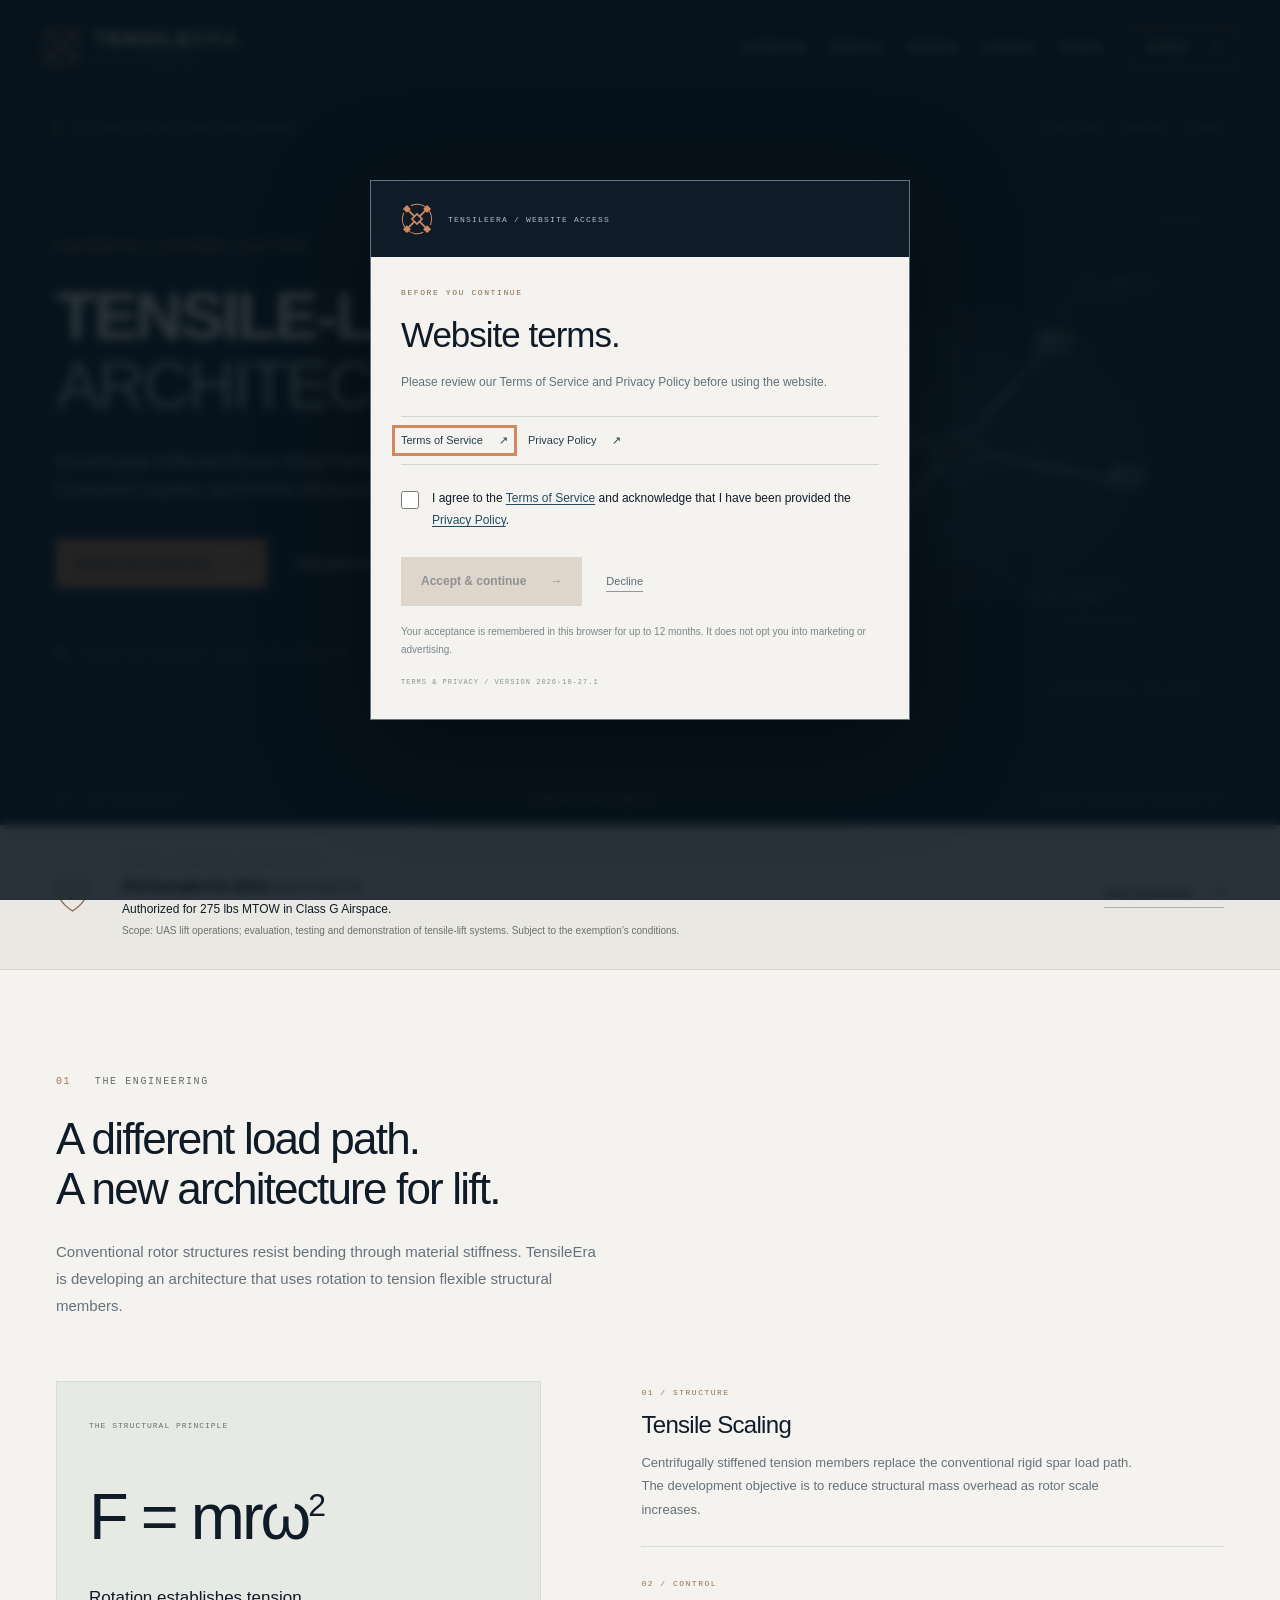
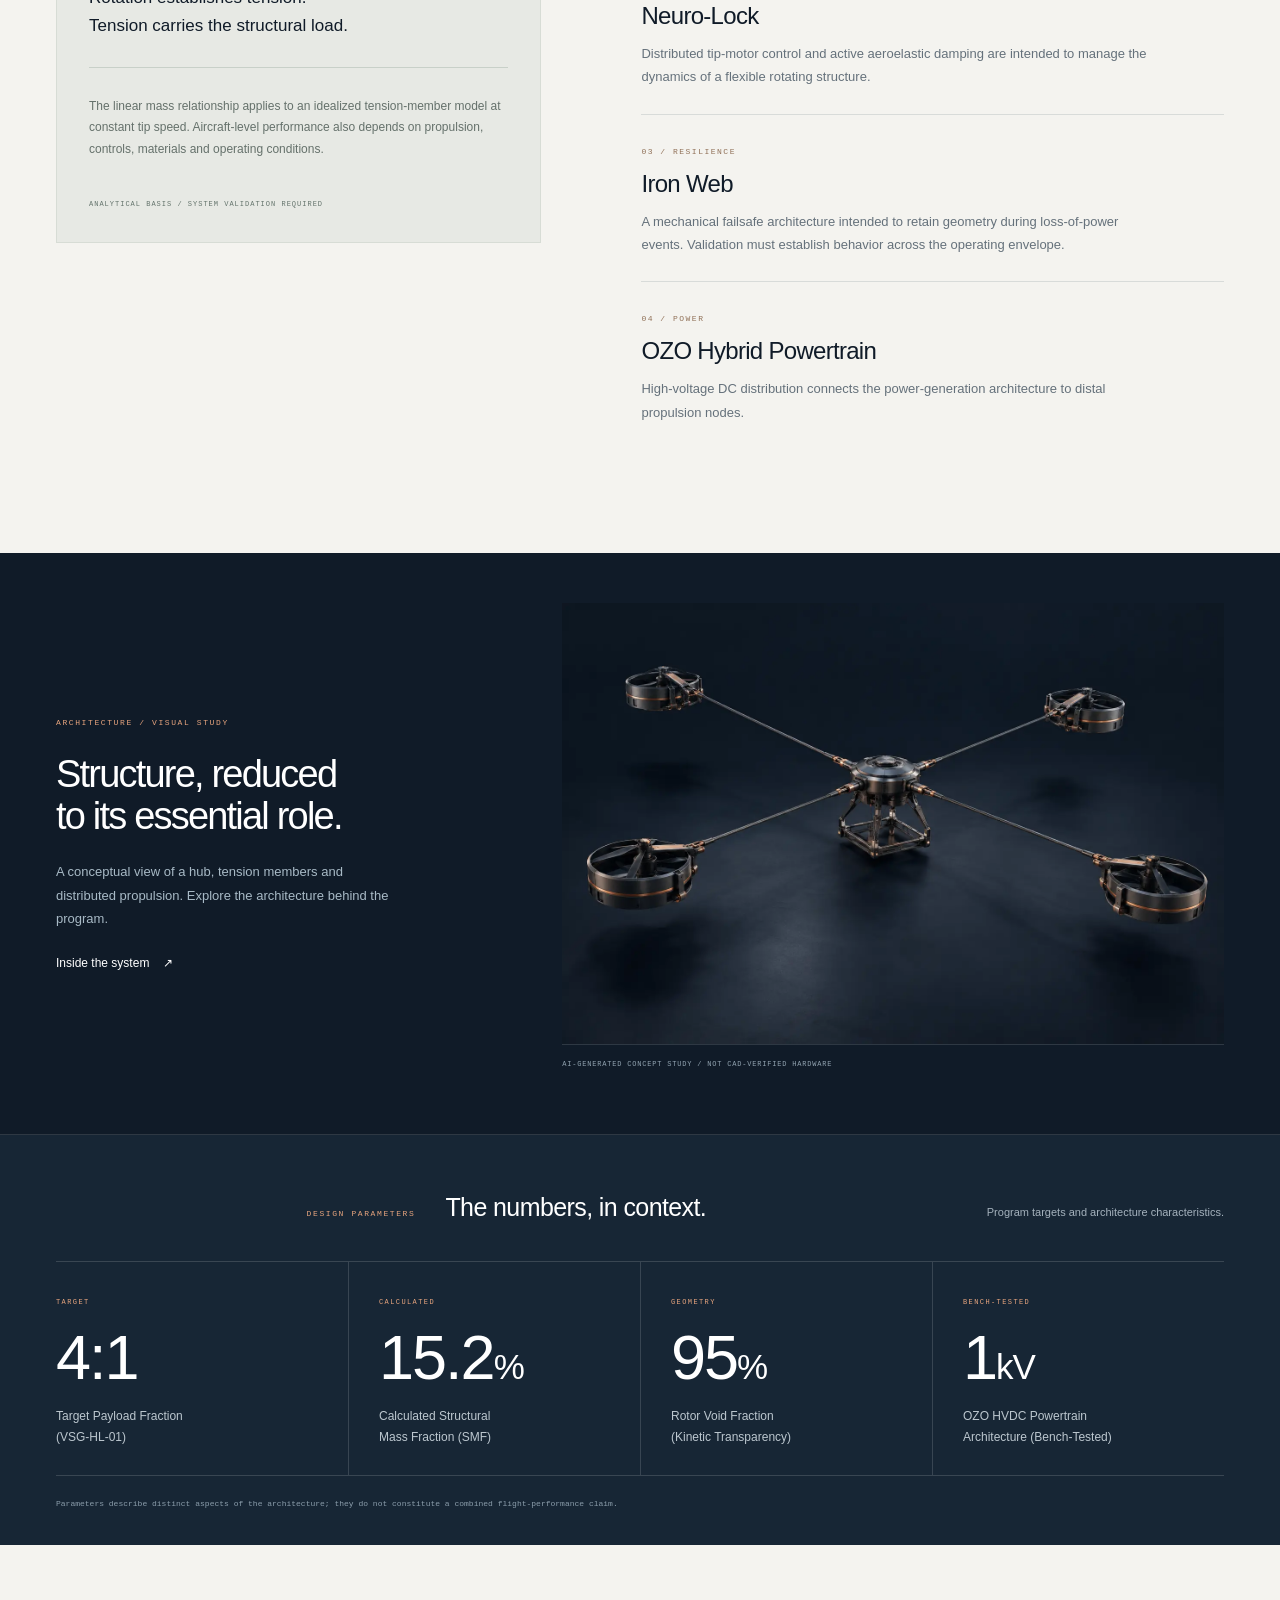
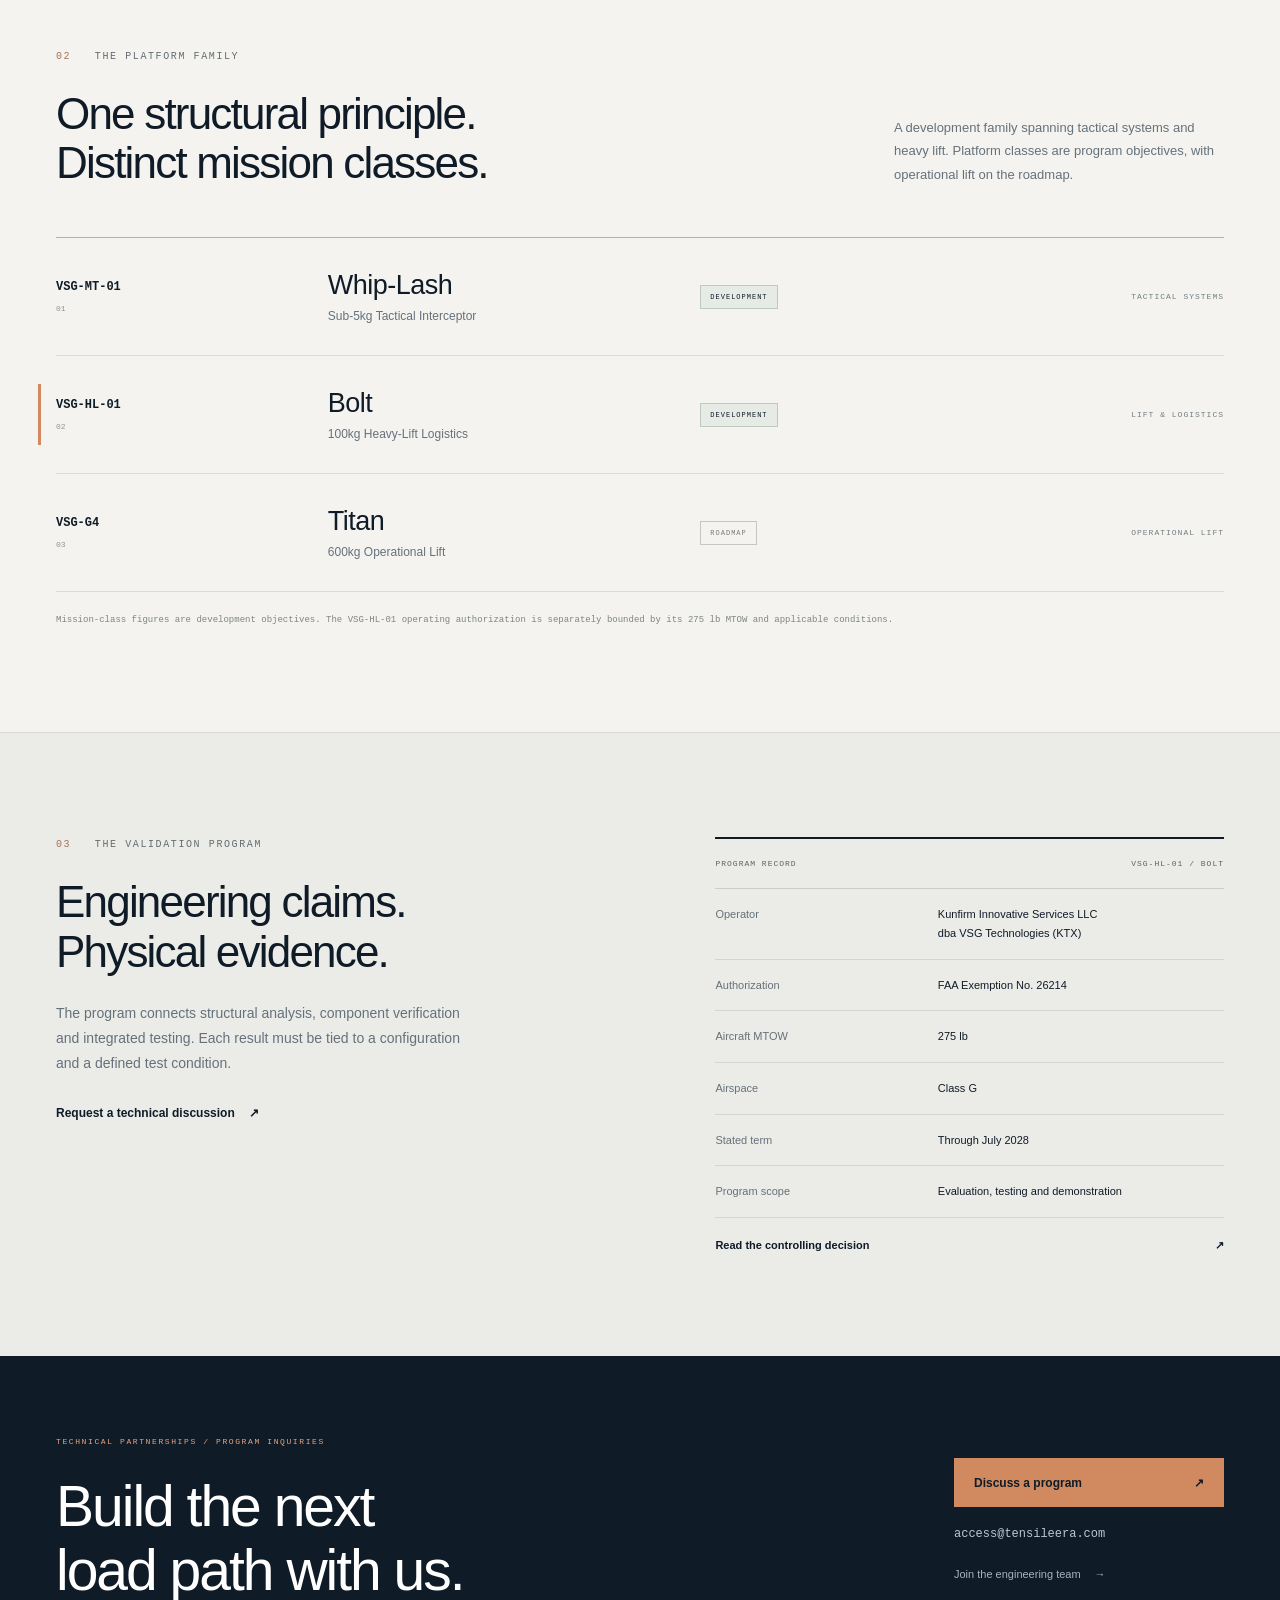
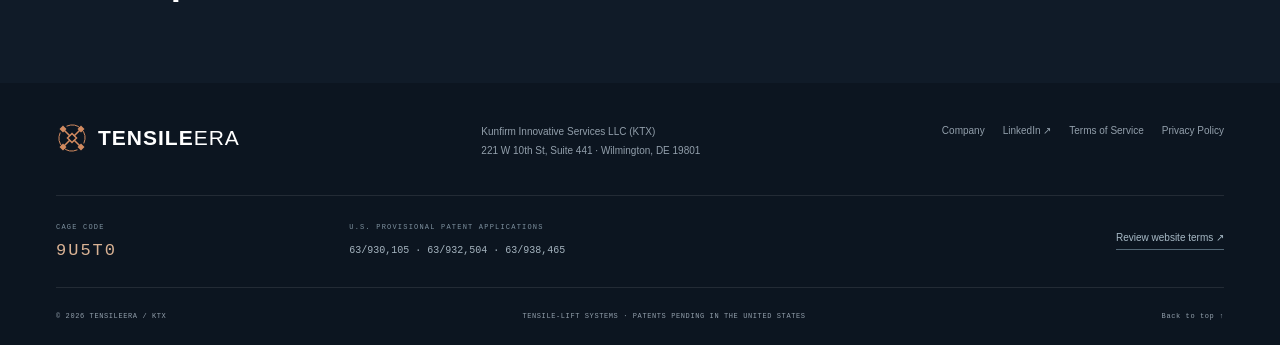
<file: index.html>
<!DOCTYPE html>
<html lang="en">
<head>
<meta charset="UTF-8">
<meta name="viewport" content="width=device-width, initial-scale=1">
<title>TensileEra | Tensile-Lift Architecture</title>
<meta name="description" content="TensileEra is developing centrifugally-stiffened rotary-wing platforms. Explore the tensile architecture, development platforms, and validation program.">
<meta name="theme-color" content="#101b28">
<link rel="icon" href="favicon.svg" type="image/svg+xml"><link rel="icon" href="favicon.ico" sizes="any"><link rel="apple-touch-icon" href="apple-touch-icon.png"><link rel="manifest" href="site.webmanifest">
<link rel="canonical" href="https://tensileera.com/">
<meta property="og:title" content="TensileEra | Tensile-Lift Architecture">
<meta property="og:description" content="A different load path. A new architecture for lift.">
<meta property="og:type" content="website">
<meta property="og:url" content="https://tensileera.com/"><meta property="og:image" content="https://tensileera.com/assets/tensile-platform-concept-v1.webp"><meta name="twitter:card" content="summary_large_image">
<link rel="stylesheet" href="assets/site.css">
<script src="assets/site.js" defer></script>
<script type="application/ld+json">{"@context":"https://schema.org","@type":"Organization","name":"Kunfirm Innovative Services LLC","alternateName":["KTX","VSG Technologies","TensileEra"],"url":"https://tensileera.com","email":"access@tensileera.com","identifier":{"@type":"PropertyValue","propertyID":"CAGE","value":"9U5T0"}}</script>
</head>
<body>
<a class="skip-link" href="#main">Skip to content</a><header class="site-header"><div class="header-inner"><a class="brand" href="index.html" aria-label="TensileEra home"><img class="brand-symbol" src="assets/brand-mark.svg" width="44" height="44" alt=""><span>TENSILE<span class="brand-light">ERA</span><small>A KTX TECHNOLOGY</small></span></a><button class="menu-toggle" aria-expanded="false" aria-controls="primary-nav"><span class="menu-label">Menu</span><span class="menu-lines" aria-hidden="true"></span></button><nav id="primary-nav" aria-label="Primary navigation"><a href="architecture.html">Architecture</a><a href="platforms.html">Platforms</a><a href="validation.html">Validation</a><a href="company.html">Company</a><a href="join-our-team.html">Careers</a><a class="nav-contact" href="contact.html">Contact <span aria-hidden="true">↗</span></a></nav></div></header>
<main id="main">
 <section class="hero" aria-labelledby="hero-title">
  <div class="hero-topline wrap"><span><i class="status-dot"></i> ADVANCED ROTARY-WING DEVELOPMENT</span><span class="hero-coordinate">STRUCTURE / CONTROL / POWER</span></div>
  <div class="hero-layout wrap">
   <div class="hero-copy"><p class="eyebrow">ENGINEERING A DIFFERENT LOAD PATH</p><h1 id="hero-title">TENSILE-LIFT<br><span>ARCHITECTURE</span></h1><p class="hero-description">Centrifugally-Stiffened Rotary-Wing Platforms for Contested Logistics and Kinetic Interception.</p><div class="hero-actions"><a class="button button-copper" href="architecture.html">Explore the architecture <span aria-hidden="true">↗</span></a><a class="text-link" href="platforms.html">View platforms <span aria-hidden="true">→</span></a></div><div class="hero-footnote"><span class="tiny-cross" aria-hidden="true">+</span> TENSION AS STRUCTURE. GEOMETRY AS ADVANTAGE.</div></div>
   <figure class="hero-figure"><div class="figure-heading"><span>TE / STRUCTURAL PRINCIPLE</span><span>FIG. 01</span></div><img src="assets/tensile-architecture.svg" alt="Conceptual diagram of a central hub, radial tension members and distal propulsion nodes within a swept rotor envelope." width="800" height="640"><figcaption><span>ROTATING TENSION-MEMBER ARCHITECTURE</span><span>CONCEPT SCHEMATIC · NOT TO SCALE</span></figcaption></figure>
  </div>
  <div class="hero-bottom wrap"><span>01 / THE ARCHITECTURE</span><a href="#faa-exemption">Explore the program <span aria-hidden="true">↓</span></a><span>KUNFIRM INNOVATIVE SERVICES LLC</span></div>
 </section>
 <section class="authorization" id="faa-exemption" aria-labelledby="auth-title"><div class="wrap authorization-inner"><div class="authorization-mark" aria-hidden="true"><svg viewBox="0 0 32 36"><path d="M16 2 29 7v10c0 8-13 16-13 16S3 25 3 17V7Z"/><path d="m10 17 4 4 8-9"/></svg></div><div><p class="eyebrow">FEDERAL OPERATING AUTHORIZATION</p><h2 id="auth-title">FAA Exemption No. 26214 <span>(Docket FAA-2025-5731)</span></h2><p>Authorized for 275 lbs MTOW in Class G Airspace.</p><p class="auth-scope">Scope: UAS lift operations; evaluation, testing and demonstration of tensile-lift systems. Subject to the exemption’s conditions.</p></div><a class="document-link" href="https://www.regulations.gov/document/FAA-2025-5731-0004" target="_blank" rel="noopener noreferrer">View FAA decision <span aria-hidden="true">↗</span></a></div></section>
 <section class="architecture section-space" id="architecture" aria-labelledby="architecture-title"><div class="wrap"><div class="section-heading"><p class="eyebrow"><span class="section-number">01</span> THE ENGINEERING</p><h2 id="architecture-title">A different load path.<br>A new architecture for lift.</h2><p class="section-intro">Conventional rotor structures resist bending through material stiffness. TensileEra is developing an architecture that uses rotation to tension flexible structural members.</p></div><div class="architecture-detail"><div class="principle-panel"><span class="panel-label">THE STRUCTURAL PRINCIPLE</span><div class="formula">F = mrω<sup>2</sup></div><p>Rotation establishes tension.<br>Tension carries the structural load.</p><div class="principle-rule"></div><p class="fine-print">The linear mass relationship applies to an idealized tension-member model at constant tip speed. Aircraft-level performance also depends on propulsion, controls, materials and operating conditions.</p><span class="panel-bottom">ANALYTICAL BASIS / SYSTEM VALIDATION REQUIRED</span></div><div class="technology-list"><article><span class="technology-index">01 / STRUCTURE</span><h3>Tensile Scaling</h3><p>Centrifugally stiffened tension members replace the conventional rigid spar load path. The development objective is to reduce structural mass overhead as rotor scale increases.</p></article><article><span class="technology-index">02 / CONTROL</span><h3>Neuro-Lock</h3><p>Distributed tip-motor control and active aeroelastic damping are intended to manage the dynamics of a flexible rotating structure.</p></article><article><span class="technology-index">03 / RESILIENCE</span><h3>Iron Web</h3><p>A mechanical failsafe architecture intended to retain geometry during loss-of-power events. Validation must establish behavior across the operating envelope.</p></article><article><span class="technology-index">04 / POWER</span><h3>OZO Hybrid Powertrain</h3><p>High-voltage DC distribution connects the power-generation architecture to distal propulsion nodes.</p></article></div></div></div></section>
 <section class="concept-feature"><div class="wrap"><div class="concept-feature-copy"><p class="eyebrow">ARCHITECTURE / VISUAL STUDY</p><h2>Structure, reduced<br>to its essential role.</h2><p>A conceptual view of a hub, tension members and distributed propulsion. Explore the architecture behind the program.</p><a class="text-link" href="architecture.html">Inside the system <span aria-hidden="true">↗</span></a></div><figure class="hero-concept"><img src="assets/tensile-platform-concept-v1.webp" alt="Illustrative tensile platform with a central hub and four distal propulsion pods connected by tension members." width="1536" height="1024" loading="lazy"><figcaption>AI-GENERATED CONCEPT STUDY / NOT CAD-VERIFIED HARDWARE</figcaption></figure></div></section><section class="metrics-section" aria-labelledby="metrics-title"><div class="wrap"><div class="metrics-heading"><p class="eyebrow">DESIGN PARAMETERS</p><h2 id="metrics-title">The numbers, in context.</h2><p>Program targets and architecture characteristics.</p></div><div class="metrics-grid"><div class="metric"><span class="metric-tag">TARGET</span><strong>4:1</strong><p>Target Payload Fraction<br>(VSG-HL-01)</p></div><div class="metric"><span class="metric-tag">CALCULATED</span><strong>15.2<span>%</span></strong><p>Calculated Structural<br>Mass Fraction (SMF)</p></div><div class="metric"><span class="metric-tag">GEOMETRY</span><strong>95<span>%</span></strong><p>Rotor Void Fraction<br>(Kinetic Transparency)</p></div><div class="metric"><span class="metric-tag">BENCH-TESTED</span><strong>1<span>kV</span></strong><p>OZO HVDC Powertrain<br>Architecture (Bench-Tested)</p></div></div><p class="metrics-note">Parameters describe distinct aspects of the architecture; they do not constitute a combined flight-performance claim.</p></div></section>
 <section class="platforms section-space" id="platforms" aria-labelledby="platform-title"><div class="wrap"><div class="section-heading platform-heading"><div><p class="eyebrow"><span class="section-number">02</span> THE PLATFORM FAMILY</p><h2 id="platform-title">One structural principle.<br>Distinct mission classes.</h2></div><p class="section-intro">A development family spanning tactical systems and heavy lift. Platform classes are program objectives, with operational lift on the roadmap.</p></div><div class="platform-table"><article class="platform-row"><div class="platform-code">VSG-MT-01<span>01</span></div><div><h3>Whip-Lash</h3><p>Sub-5kg Tactical Interceptor</p></div><span class="platform-state">DEVELOPMENT</span><span class="platform-category">TACTICAL SYSTEMS</span></article><article class="platform-row featured"><div class="platform-code">VSG-HL-01<span>02</span></div><div><h3>Bolt</h3><p>100kg Heavy-Lift Logistics</p></div><span class="platform-state">DEVELOPMENT</span><span class="platform-category">LIFT &amp; LOGISTICS</span></article><article class="platform-row"><div class="platform-code">VSG-G4<span>03</span></div><div><h3>Titan</h3><p>600kg Operational Lift</p></div><span class="platform-state roadmap">ROADMAP</span><span class="platform-category">OPERATIONAL LIFT</span></article></div><p class="table-note">Mission-class figures are development objectives. The VSG-HL-01 operating authorization is separately bounded by its 275 lb MTOW and applicable conditions.</p></div></section>
 <section class="validation section-space" id="validation" aria-labelledby="validation-title"><div class="wrap validation-layout"><div><p class="eyebrow"><span class="section-number">03</span> THE VALIDATION PROGRAM</p><h2 id="validation-title">Engineering claims.<br>Physical evidence.</h2><p class="section-intro">The program connects structural analysis, component verification and integrated testing. Each result must be tied to a configuration and a defined test condition.</p><a class="text-link dark-link" href="mailto:access@tensileera.com">Request a technical discussion <span aria-hidden="true">↗</span></a></div><div class="validation-register"><div class="register-header"><span>PROGRAM RECORD</span><span>VSG-HL-01 / BOLT</span></div><dl><div><dt>Operator</dt><dd>Kunfirm Innovative Services LLC<br>dba VSG Technologies (KTX)</dd></div><div><dt>Authorization</dt><dd>FAA Exemption No. 26214</dd></div><div><dt>Aircraft MTOW</dt><dd>275 lb</dd></div><div><dt>Airspace</dt><dd>Class G</dd></div><div><dt>Stated term</dt><dd>Through July 2028</dd></div><div><dt>Program scope</dt><dd>Evaluation, testing and demonstration</dd></div></dl><a href="https://www.regulations.gov/document/FAA-2025-5731-0004" target="_blank" rel="noopener noreferrer">Read the controlling decision <span aria-hidden="true">↗</span></a></div></div></section>
 <section class="contact-section" id="contact" aria-labelledby="contact-title"><div class="wrap contact-layout"><div><p class="eyebrow">TECHNICAL PARTNERSHIPS / PROGRAM INQUIRIES</p><h2 id="contact-title">Build the next<br>load path with us.</h2></div><div class="contact-actions"><a class="button button-copper" href="mailto:access@tensileera.com">Discuss a program <span aria-hidden="true">↗</span></a><a class="contact-email" href="mailto:access@tensileera.com">access@tensileera.com</a><a class="text-link" href="join-our-team.html">Join the engineering team <span aria-hidden="true">→</span></a></div></div></section>
</main>
<footer class="site-footer"><div class="wrap"><div class="footer-top"><a class="footer-wordmark" href="index.html"><img src="assets/brand-mark.svg" width="32" height="32" alt="">TENSILE<span>ERA</span></a><p>Kunfirm Innovative Services LLC (KTX)<br>221 W 10th St, Suite 441 · Wilmington, DE 19801</p><div class="footer-links"><a href="company.html">Company</a><a href="https://www.linkedin.com/company/tensileera/" target="_blank" rel="noopener noreferrer">LinkedIn ↗</a><a href="terms.html">Terms of Service</a><a href="privacy.html">Privacy Policy</a></div></div><div class="footer-credentials"><div><span>CAGE CODE</span><strong>9U5T0</strong></div><div class="footer-patent-record"><span>U.S. PROVISIONAL PATENT APPLICATIONS</span><p>63/930,105 · 63/932,504 · 63/938,465</p></div><button class="review-terms" type="button" data-review-terms>Review website terms ↗</button></div><div class="footer-bottom"><span>© 2026 TENSILEERA / KTX</span><span>TENSILE-LIFT SYSTEMS · PATENTS PENDING IN THE UNITED STATES</span><a href="#main">Back to top ↑</a></div></div></footer>
<dialog class="terms-dialog" id="website-terms-dialog" aria-labelledby="terms-dialog-title" aria-describedby="terms-dialog-description"><div class="terms-dialog-head"><img src="assets/brand-mark.svg" alt="" width="36" height="36"><span>TENSILEERA / WEBSITE ACCESS</span></div><form id="website-terms-form"><div class="terms-dialog-body"><p class="eyebrow">BEFORE YOU CONTINUE</p><h2 id="terms-dialog-title">Website terms.</h2><p id="terms-dialog-description">Please review our Terms of Service and Privacy Policy before using the website.</p><div class="terms-policy-links"><a href="terms.html" target="_blank" rel="noopener noreferrer">Terms of Service <span aria-hidden="true">↗</span></a><a href="privacy.html" target="_blank" rel="noopener noreferrer">Privacy Policy <span aria-hidden="true">↗</span></a></div><label class="terms-checkbox"><input id="website-terms-agree" type="checkbox" required><span>I agree to the <a href="terms.html" target="_blank" rel="noopener noreferrer">Terms of Service</a> and acknowledge that I have been provided the <a href="privacy.html" target="_blank" rel="noopener noreferrer">Privacy Policy</a>.</span></label><p class="terms-declined" id="website-terms-declined" role="status" hidden>You have not accepted the Terms. You can review the policies above, choose to accept, or <a href="about:blank">leave this site</a>.</p><div class="terms-dialog-actions"><button class="button button-copper" id="website-terms-accept" type="submit" disabled>Accept &amp; continue <span aria-hidden="true">→</span></button><button class="terms-decline" id="website-terms-decline" type="button">Decline</button></div><p class="terms-dialog-note">Your acceptance is remembered in this browser for up to 12 months. It does not opt you into marketing or advertising.</p><p class="terms-dialog-version">TERMS &amp; PRIVACY / VERSION 2026-10-27.1</p></div></form></dialog></body>
</html>
</file>
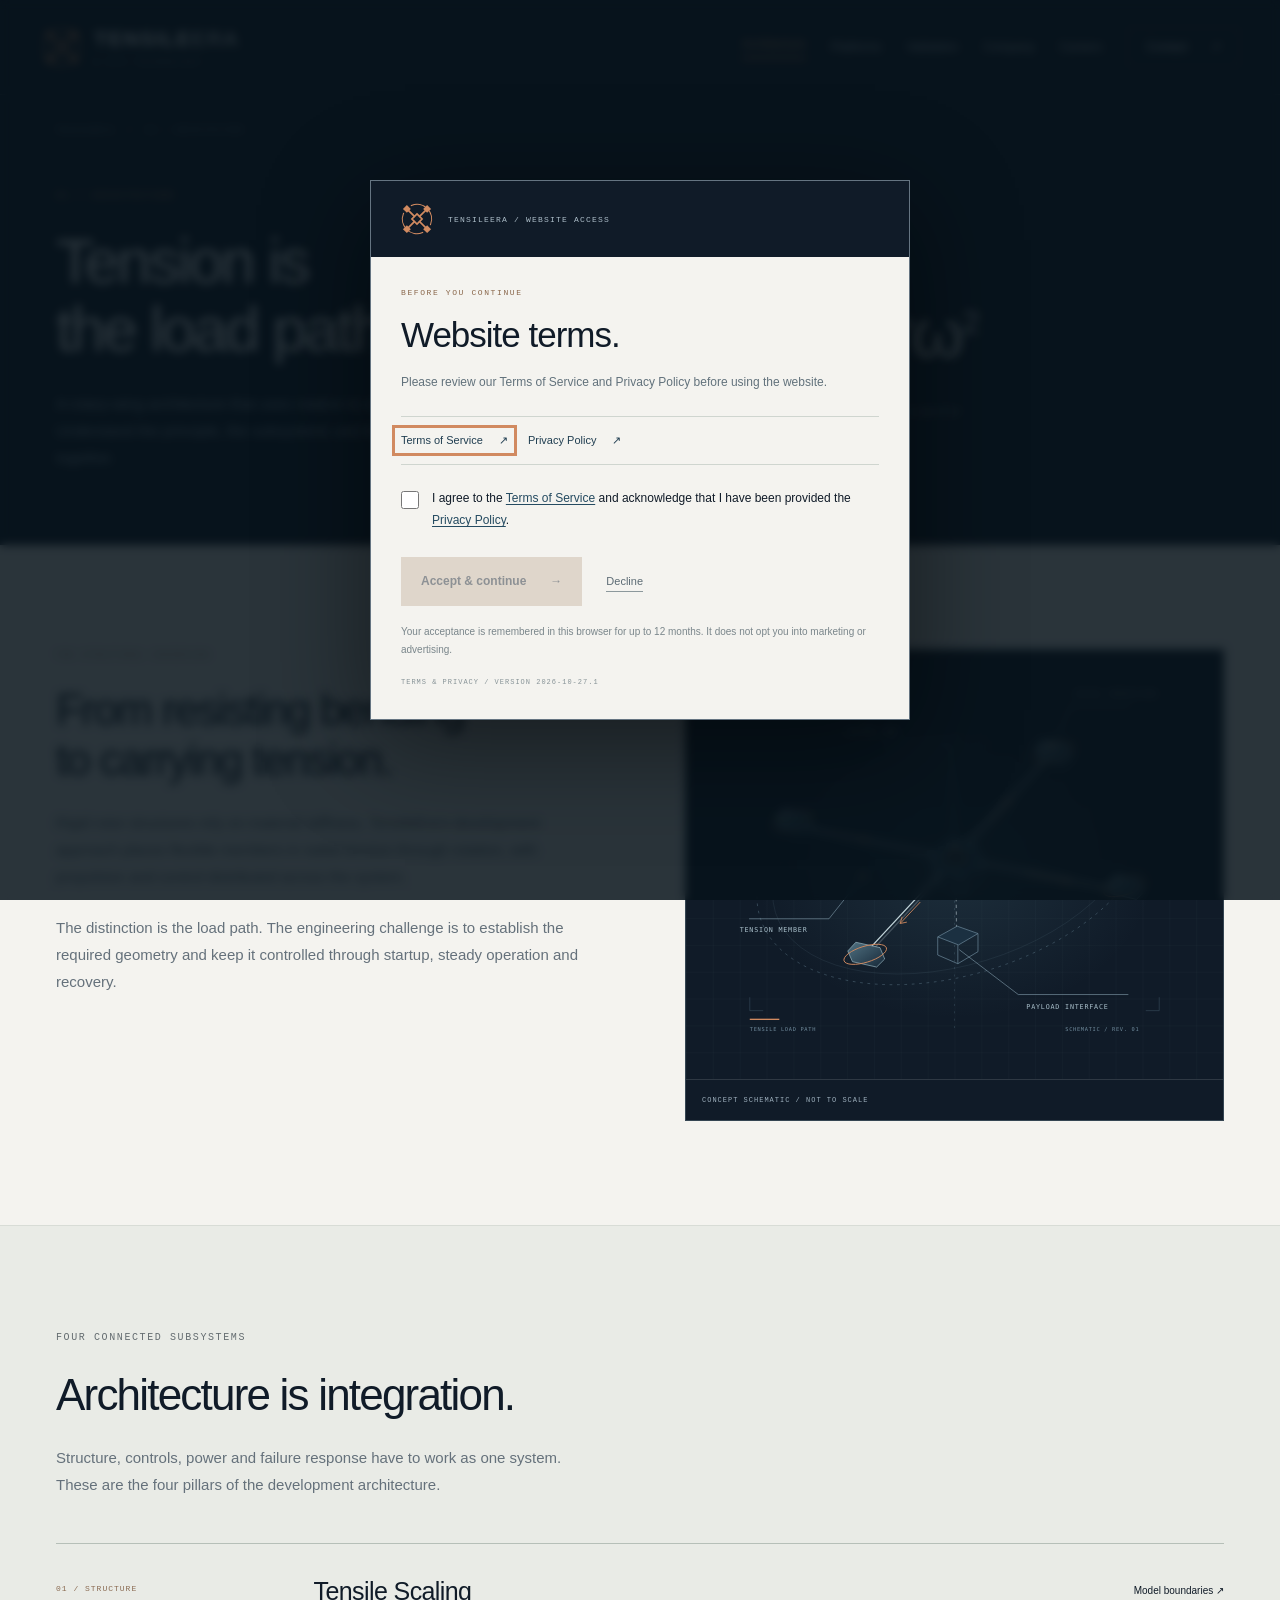
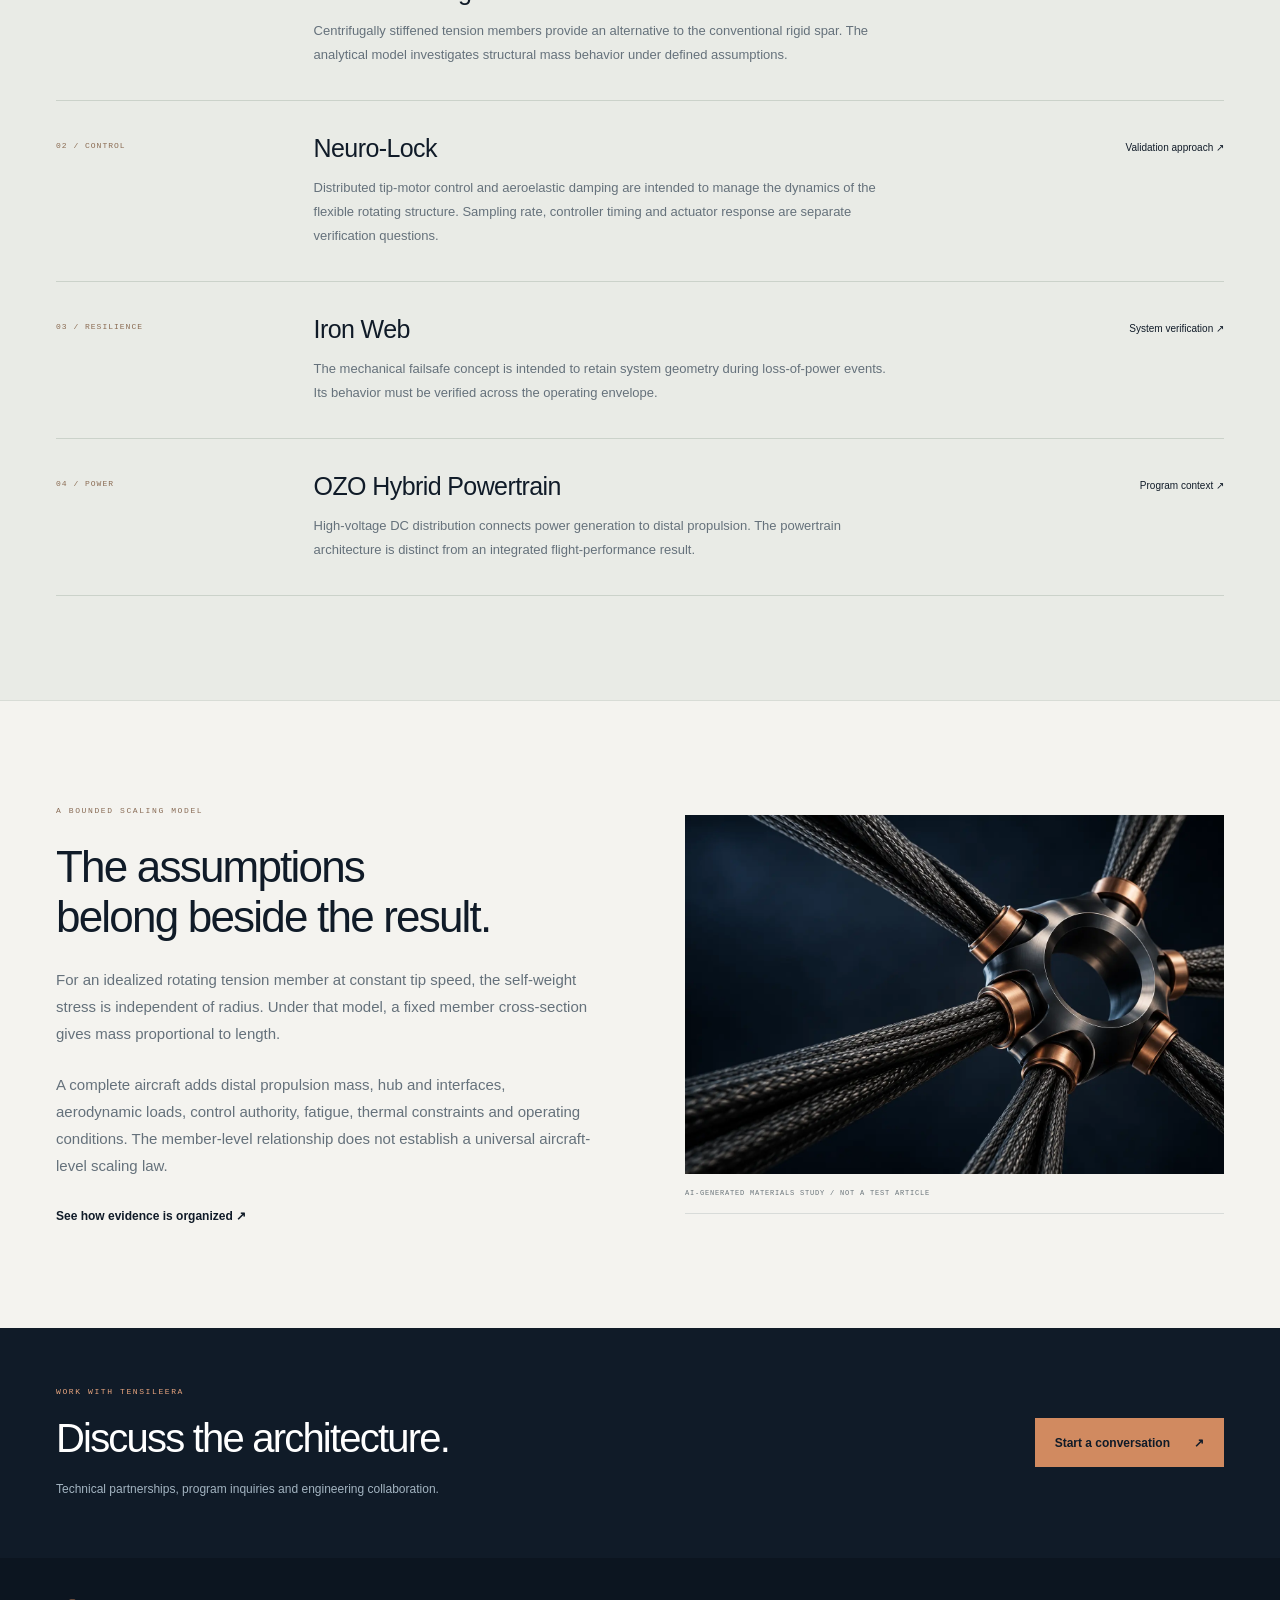
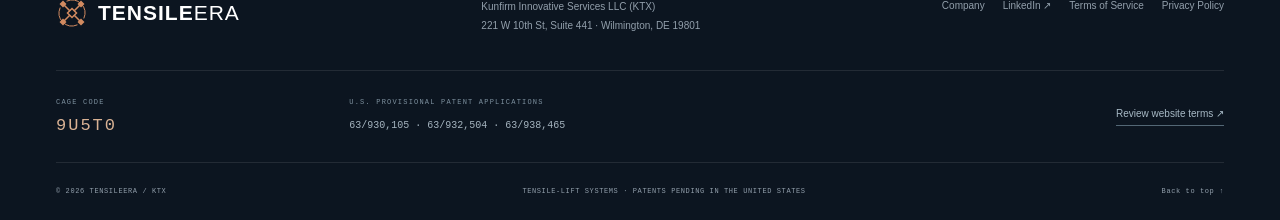
<file: architecture.html>
<!doctype html><html lang="en"><head><meta charset="utf-8"><meta name="viewport" content="width=device-width,initial-scale=1"><title>Architecture | TensileEra</title><meta name="description" content="Explore the structural principle, controls, power and failsafe concepts behind TensileEra’s tensile-lift development architecture."><meta name="theme-color" content="#101b28"><link rel="icon" href="favicon.svg" type="image/svg+xml"><link rel="icon" href="favicon.ico" sizes="any"><link rel="apple-touch-icon" href="apple-touch-icon.png"><link rel="manifest" href="site.webmanifest"><link rel="canonical" href="https://tensileera.com/architecture.html"><meta property="og:title" content="Architecture | TensileEra"><meta property="og:description" content="Explore the structural principle, controls, power and failsafe concepts behind TensileEra’s tensile-lift development architecture."><meta property="og:type" content="website"><meta property="og:url" content="https://tensileera.com/architecture.html"><meta property="og:image" content="https://tensileera.com/assets/tensile-platform-concept-v1.webp"><meta name="twitter:card" content="summary_large_image"><link rel="stylesheet" href="assets/site.css"><script src="assets/site.js" defer></script></head><body><a class="skip-link" href="#main">Skip to content</a><header class="site-header"><div class="header-inner"><a class="brand" href="index.html" aria-label="TensileEra home"><img class="brand-symbol" src="assets/brand-mark.svg" width="44" height="44" alt=""><span>TENSILE<span class="brand-light">ERA</span><small>A KTX TECHNOLOGY</small></span></a><button class="menu-toggle" aria-expanded="false" aria-controls="primary-nav"><span class="menu-label">Menu</span><span class="menu-lines" aria-hidden="true"></span></button><nav id="primary-nav" aria-label="Primary navigation"><a href="architecture.html" aria-current="page">Architecture</a><a href="platforms.html">Platforms</a><a href="validation.html">Validation</a><a href="company.html">Company</a><a href="join-our-team.html">Careers</a><a class="nav-contact" href="contact.html">Contact <span aria-hidden="true">↗</span></a></nav></div></header><main id="main"><section class="page-hero"><div class="wrap"><div class="breadcrumb"><a href="index.html">TensileEra</a><span>/</span>01 / ARCHITECTURE</div><div class="page-hero-grid"><div><p class="eyebrow">01 / ARCHITECTURE</p><h1>Tension is<br>the load path.</h1><p class="page-lead">A rotary-wing architecture that uses rotation to establish structural tension. Understand the principle, the subsystems and the work needed to bring them together.</p></div><div class="hero-equation"><span>STRUCTURAL PRINCIPLE</span><strong>F = mrω<sup>2</sup></strong><p>Rotation · Tension · Load transfer</p></div></div></div></section><section class="section-space"><div class="wrap split-editorial"><div><p class="eyebrow">THE STRUCTURAL INVERSION</p><h2>From resisting bending<br>to carrying tension.</h2><p class="section-intro">Rigid rotor structures rely on material stiffness. TensileEra’s development approach places flexible members in radial tension through rotation, with propulsion and control distributed across the system.</p><p class="section-intro">The distinction is the load path. The engineering challenge is to establish the required geometry and keep it controlled through startup, steady operation and recovery.</p></div><figure class="technical-plate"><img src="assets/tensile-architecture.svg" width="800" height="640" alt="Concept schematic identifying the hub, tension members, distal propulsion and payload interface."><figcaption>CONCEPT SCHEMATIC / NOT TO SCALE</figcaption></figure></div></section><section class="section-space alternate-section"><div class="wrap"><div class="section-heading"><p class="eyebrow">FOUR CONNECTED SUBSYSTEMS</p><h2>Architecture is integration.</h2><p class="section-intro">Structure, controls, power and failure response have to work as one system. These are the four pillars of the development architecture.</p></div><div class="system-register"><article><span>01 / STRUCTURE</span><div><h3>Tensile Scaling</h3><p>Centrifugally stiffened tension members provide an alternative to the conventional rigid spar. The analytical model investigates structural mass behavior under defined assumptions.</p></div><a href="#scaling">Model boundaries ↗</a></article><article><span>02 / CONTROL</span><div><h3>Neuro-Lock</h3><p>Distributed tip-motor control and aeroelastic damping are intended to manage the dynamics of the flexible rotating structure. Sampling rate, controller timing and actuator response are separate verification questions.</p></div><a href="validation.html">Validation approach ↗</a></article><article><span>03 / RESILIENCE</span><div><h3>Iron Web</h3><p>The mechanical failsafe concept is intended to retain system geometry during loss-of-power events. Its behavior must be verified across the operating envelope.</p></div><a href="validation.html">System verification ↗</a></article><article><span>04 / POWER</span><div><h3>OZO Hybrid Powertrain</h3><p>High-voltage DC distribution connects power generation to distal propulsion. The powertrain architecture is distinct from an integrated flight-performance result.</p></div><a href="platforms.html">Program context ↗</a></article></div></div></section><section class="section-space" id="scaling"><div class="wrap split-editorial"><div><p class="eyebrow">A BOUNDED SCALING MODEL</p><h2>The assumptions<br>belong beside the result.</h2><p class="section-intro">For an idealized rotating tension member at constant tip speed, the self-weight stress is independent of radius. Under that model, a fixed member cross-section gives mass proportional to length.</p><p class="section-intro">A complete aircraft adds distal propulsion mass, hub and interfaces, aerodynamic loads, control authority, fatigue, thermal constraints and operating conditions. The member-level relationship does not establish a universal aircraft-level scaling law.</p><a class="text-link dark-link" href="validation.html">See how evidence is organized ↗</a></div><figure class="editorial-image"><img src="assets/tensile-material-study-v1.webp" alt="Illustrative braided tension members meeting a machined central interface." width="1536" height="1024" loading="lazy"><figcaption>AI-GENERATED MATERIALS STUDY / NOT A TEST ARTICLE</figcaption></figure></div></section><section class="page-cta"><div class="wrap"><div><p class="eyebrow">WORK WITH TENSILEERA</p><h2>Discuss the architecture.</h2><p>Technical partnerships, program inquiries and engineering collaboration.</p></div><a class="button button-copper" href="contact.html">Start a conversation <span aria-hidden="true">↗</span></a></div></section></main><footer class="site-footer"><div class="wrap"><div class="footer-top"><a class="footer-wordmark" href="index.html"><img src="assets/brand-mark.svg" width="32" height="32" alt="">TENSILE<span>ERA</span></a><p>Kunfirm Innovative Services LLC (KTX)<br>221 W 10th St, Suite 441 · Wilmington, DE 19801</p><div class="footer-links"><a href="company.html">Company</a><a href="https://www.linkedin.com/company/tensileera/" target="_blank" rel="noopener noreferrer">LinkedIn ↗</a><a href="terms.html">Terms of Service</a><a href="privacy.html">Privacy Policy</a></div></div><div class="footer-credentials"><div><span>CAGE CODE</span><strong>9U5T0</strong></div><div class="footer-patent-record"><span>U.S. PROVISIONAL PATENT APPLICATIONS</span><p>63/930,105 · 63/932,504 · 63/938,465</p></div><button class="review-terms" type="button" data-review-terms>Review website terms ↗</button></div><div class="footer-bottom"><span>© 2026 TENSILEERA / KTX</span><span>TENSILE-LIFT SYSTEMS · PATENTS PENDING IN THE UNITED STATES</span><a href="#main">Back to top ↑</a></div></div></footer><dialog class="terms-dialog" id="website-terms-dialog" aria-labelledby="terms-dialog-title" aria-describedby="terms-dialog-description"><div class="terms-dialog-head"><img src="assets/brand-mark.svg" alt="" width="36" height="36"><span>TENSILEERA / WEBSITE ACCESS</span></div><form id="website-terms-form"><div class="terms-dialog-body"><p class="eyebrow">BEFORE YOU CONTINUE</p><h2 id="terms-dialog-title">Website terms.</h2><p id="terms-dialog-description">Please review our Terms of Service and Privacy Policy before using the website.</p><div class="terms-policy-links"><a href="terms.html" target="_blank" rel="noopener noreferrer">Terms of Service <span aria-hidden="true">↗</span></a><a href="privacy.html" target="_blank" rel="noopener noreferrer">Privacy Policy <span aria-hidden="true">↗</span></a></div><label class="terms-checkbox"><input id="website-terms-agree" type="checkbox" required><span>I agree to the <a href="terms.html" target="_blank" rel="noopener noreferrer">Terms of Service</a> and acknowledge that I have been provided the <a href="privacy.html" target="_blank" rel="noopener noreferrer">Privacy Policy</a>.</span></label><p class="terms-declined" id="website-terms-declined" role="status" hidden>You have not accepted the Terms. You can review the policies above, choose to accept, or <a href="about:blank">leave this site</a>.</p><div class="terms-dialog-actions"><button class="button button-copper" id="website-terms-accept" type="submit" disabled>Accept &amp; continue <span aria-hidden="true">→</span></button><button class="terms-decline" id="website-terms-decline" type="button">Decline</button></div><p class="terms-dialog-note">Your acceptance is remembered in this browser for up to 12 months. It does not opt you into marketing or advertising.</p><p class="terms-dialog-version">TERMS &amp; PRIVACY / VERSION 2026-10-27.1</p></div></form></dialog></body></html>
</file>
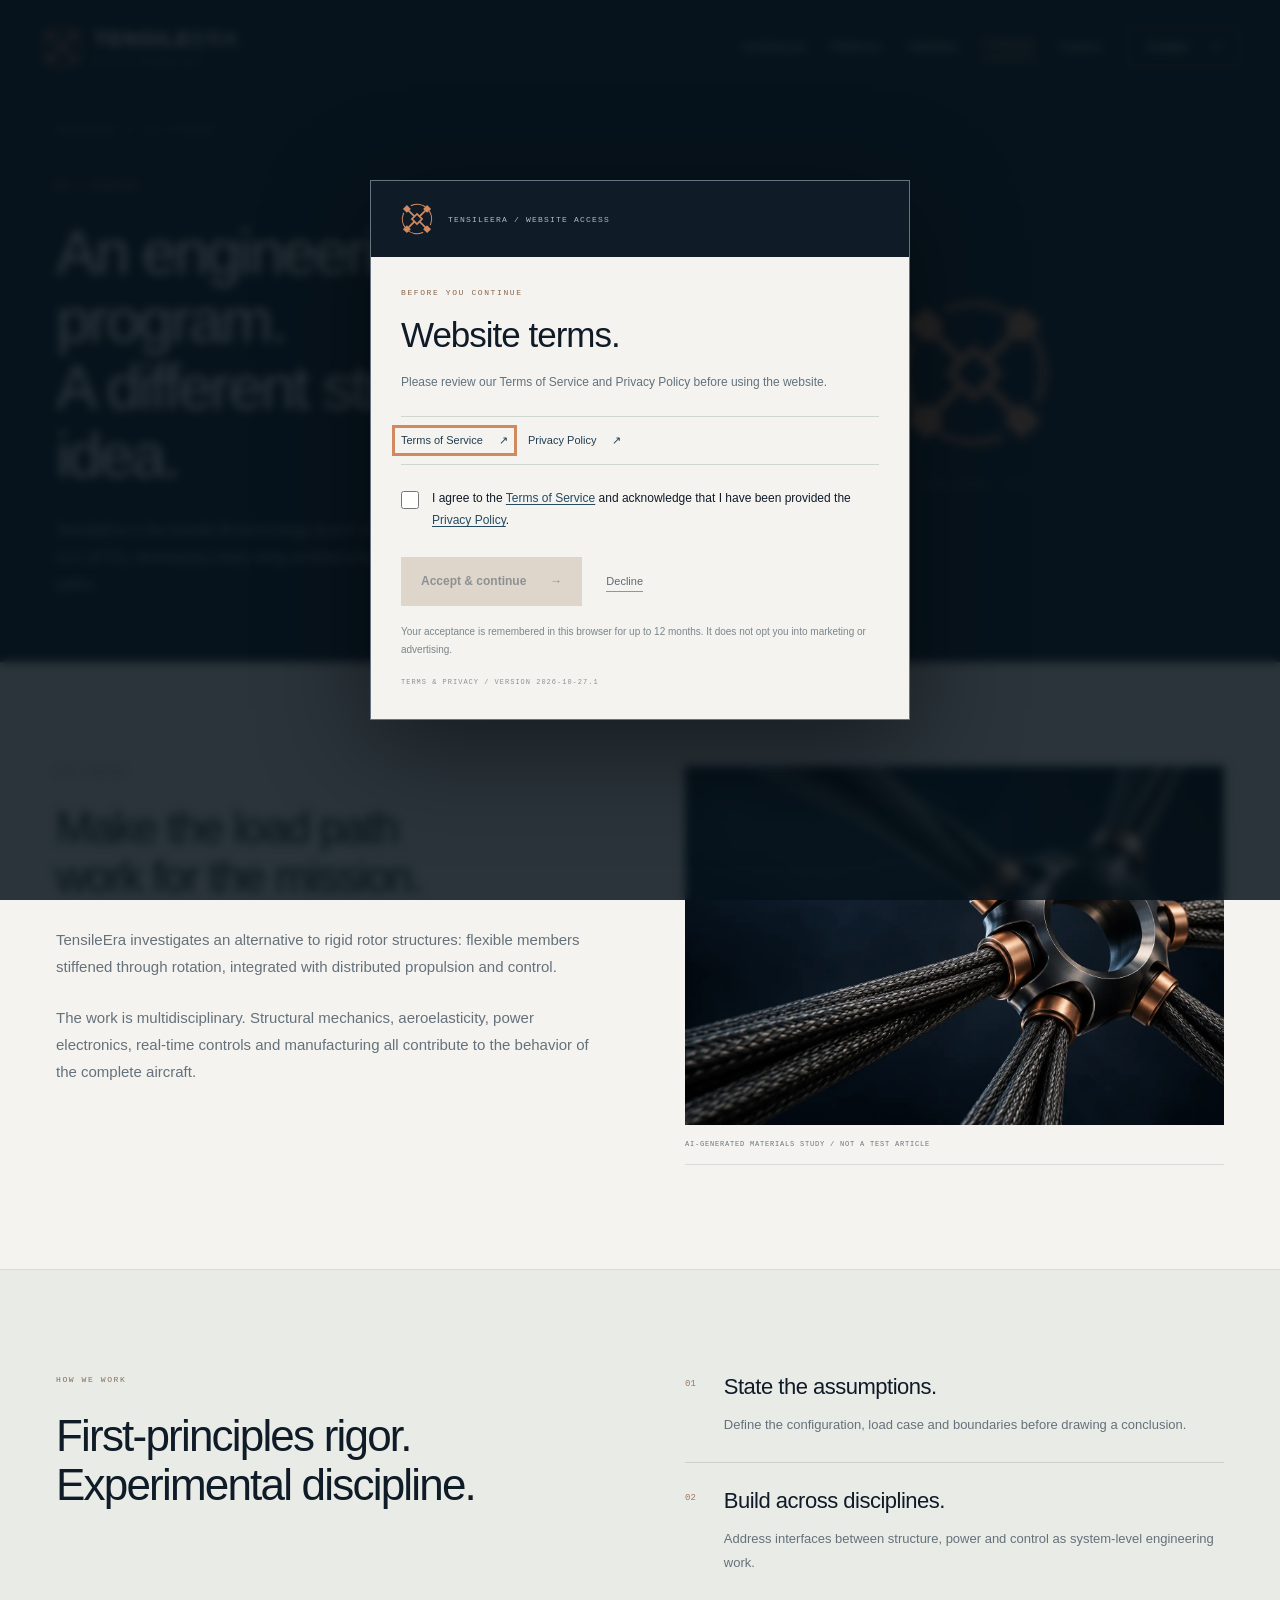
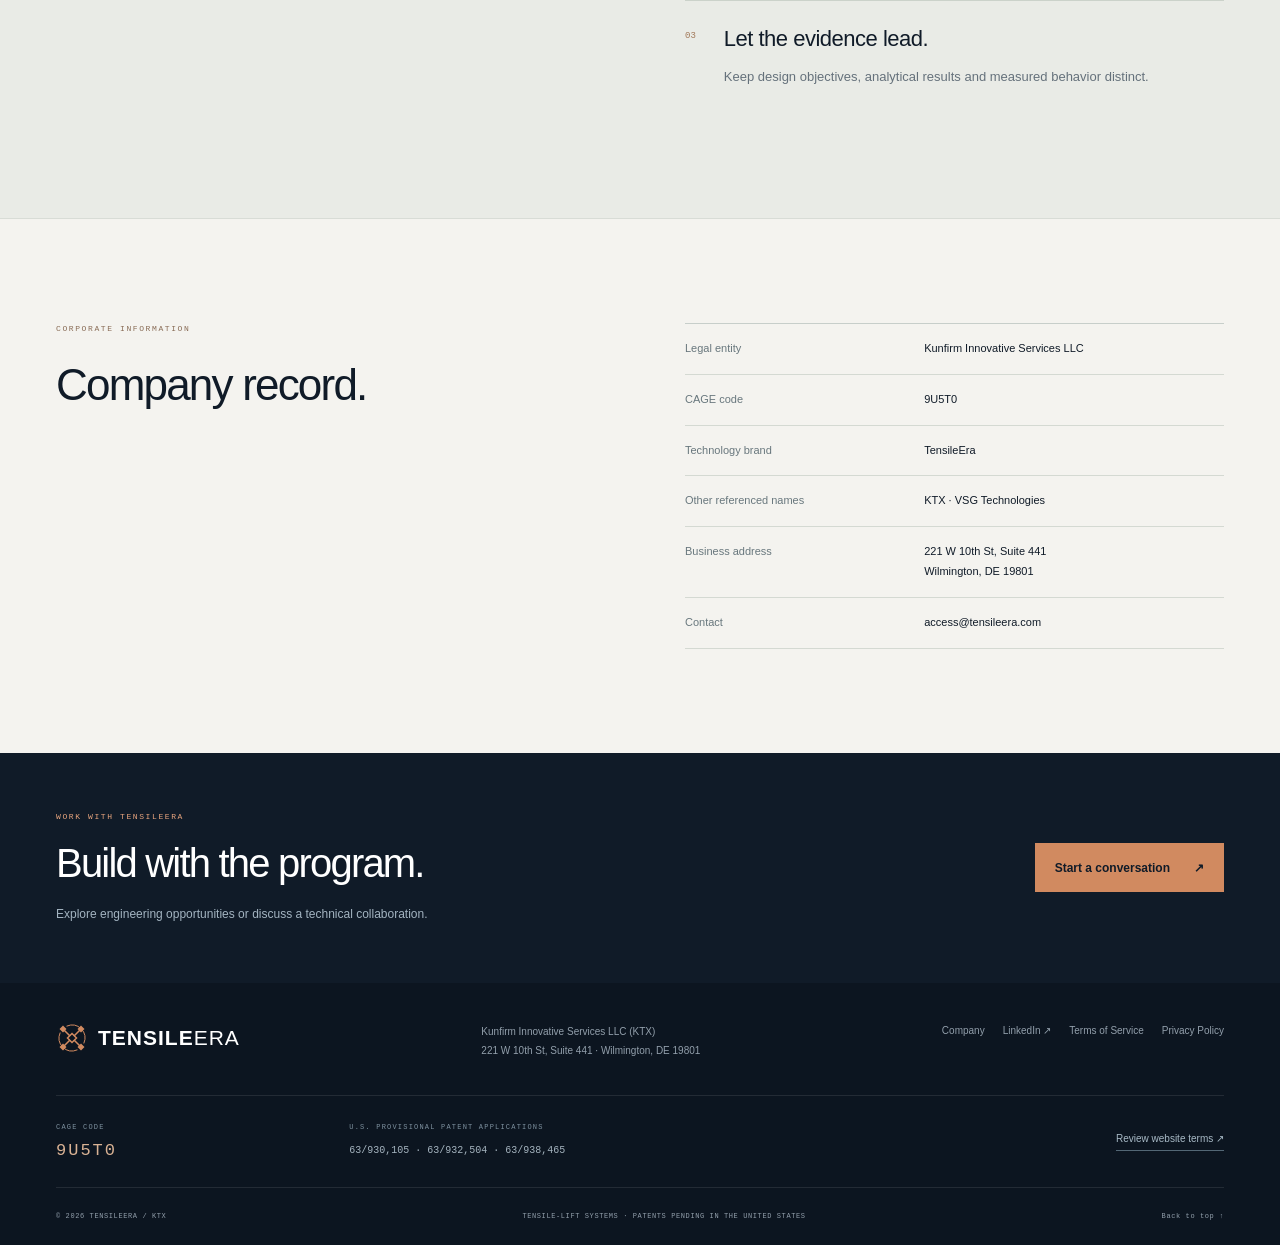
<file: company.html>
<!doctype html><html lang="en"><head><meta charset="utf-8"><meta name="viewport" content="width=device-width,initial-scale=1"><title>Company | TensileEra</title><meta name="description" content="Learn about TensileEra, the tensile-lift technology brand of Kunfirm Innovative Services LLC (KTX)."><meta name="theme-color" content="#101b28"><link rel="icon" href="favicon.svg" type="image/svg+xml"><link rel="icon" href="favicon.ico" sizes="any"><link rel="apple-touch-icon" href="apple-touch-icon.png"><link rel="manifest" href="site.webmanifest"><link rel="canonical" href="https://tensileera.com/company.html"><meta property="og:title" content="Company | TensileEra"><meta property="og:description" content="Learn about TensileEra, the tensile-lift technology brand of Kunfirm Innovative Services LLC (KTX)."><meta property="og:type" content="website"><meta property="og:url" content="https://tensileera.com/company.html"><meta property="og:image" content="https://tensileera.com/assets/tensile-platform-concept-v1.webp"><meta name="twitter:card" content="summary_large_image"><link rel="stylesheet" href="assets/site.css"><script src="assets/site.js" defer></script></head><body><a class="skip-link" href="#main">Skip to content</a><header class="site-header"><div class="header-inner"><a class="brand" href="index.html" aria-label="TensileEra home"><img class="brand-symbol" src="assets/brand-mark.svg" width="44" height="44" alt=""><span>TENSILE<span class="brand-light">ERA</span><small>A KTX TECHNOLOGY</small></span></a><button class="menu-toggle" aria-expanded="false" aria-controls="primary-nav"><span class="menu-label">Menu</span><span class="menu-lines" aria-hidden="true"></span></button><nav id="primary-nav" aria-label="Primary navigation"><a href="architecture.html">Architecture</a><a href="platforms.html">Platforms</a><a href="validation.html">Validation</a><a href="company.html" aria-current="page">Company</a><a href="join-our-team.html">Careers</a><a class="nav-contact" href="contact.html">Contact <span aria-hidden="true">↗</span></a></nav></div></header><main id="main"><section class="page-hero"><div class="wrap"><div class="breadcrumb"><a href="index.html">TensileEra</a><span>/</span>04 / COMPANY</div><div class="page-hero-grid"><div><p class="eyebrow">04 / COMPANY</p><h1>An engineering program.<br>A different structural idea.</h1><p class="page-lead">TensileEra is the tensile-lift technology brand of Kunfirm Innovative Services LLC (KTX), developing rotary-wing architectures around tension-based load paths.</p></div><div class="hero-brand-panel"><img src="assets/brand-mark.svg" alt="TensileEra hub-and-tension mark" width="190" height="190"><span>TENSILEERA / KTX</span></div></div></div></section><section class="section-space"><div class="wrap split-editorial"><div><p class="eyebrow">THE PURPOSE</p><h2>Make the load path<br>work for the mission.</h2><p class="section-intro">TensileEra investigates an alternative to rigid rotor structures: flexible members stiffened through rotation, integrated with distributed propulsion and control.</p><p class="section-intro">The work is multidisciplinary. Structural mechanics, aeroelasticity, power electronics, real-time controls and manufacturing all contribute to the behavior of the complete aircraft.</p></div><figure class="editorial-image"><img src="assets/tensile-material-study-v1.webp" alt="Illustrative braided tension members meeting a machined central interface." width="1536" height="1024" loading="lazy"><figcaption>AI-GENERATED MATERIALS STUDY / NOT A TEST ARTICLE</figcaption></figure></div></section><section class="section-space alternate-section"><div class="wrap split-editorial"><div><p class="eyebrow">HOW WE WORK</p><h2>First-principles rigor.<br>Experimental discipline.</h2></div><div class="editorial-list"><article><span>01</span><div><h3>State the assumptions.</h3><p>Define the configuration, load case and boundaries before drawing a conclusion.</p></div></article><article><span>02</span><div><h3>Build across disciplines.</h3><p>Address interfaces between structure, power and control as system-level engineering work.</p></div></article><article><span>03</span><div><h3>Let the evidence lead.</h3><p>Keep design objectives, analytical results and measured behavior distinct.</p></div></article></div></div></section><section class="section-space"><div class="wrap company-record"><div><p class="eyebrow">CORPORATE INFORMATION</p><h2>Company record.</h2></div><dl class="spec-list"><div><dt>Legal entity</dt><dd>Kunfirm Innovative Services LLC</dd></div><div><dt>CAGE code</dt><dd>9U5T0</dd></div><div><dt>Technology brand</dt><dd>TensileEra</dd></div><div><dt>Other referenced names</dt><dd>KTX · VSG Technologies</dd></div><div><dt>Business address</dt><dd>221 W 10th St, Suite 441<br>Wilmington, DE 19801</dd></div><div><dt>Contact</dt><dd><a href="mailto:access@tensileera.com">access@tensileera.com</a></dd></div></dl></div></section><section class="page-cta"><div class="wrap"><div><p class="eyebrow">WORK WITH TENSILEERA</p><h2>Build with the program.</h2><p>Explore engineering opportunities or discuss a technical collaboration.</p></div><a class="button button-copper" href="contact.html">Start a conversation <span aria-hidden="true">↗</span></a></div></section></main><footer class="site-footer"><div class="wrap"><div class="footer-top"><a class="footer-wordmark" href="index.html"><img src="assets/brand-mark.svg" width="32" height="32" alt="">TENSILE<span>ERA</span></a><p>Kunfirm Innovative Services LLC (KTX)<br>221 W 10th St, Suite 441 · Wilmington, DE 19801</p><div class="footer-links"><a href="company.html">Company</a><a href="https://www.linkedin.com/company/tensileera/" target="_blank" rel="noopener noreferrer">LinkedIn ↗</a><a href="terms.html">Terms of Service</a><a href="privacy.html">Privacy Policy</a></div></div><div class="footer-credentials"><div><span>CAGE CODE</span><strong>9U5T0</strong></div><div class="footer-patent-record"><span>U.S. PROVISIONAL PATENT APPLICATIONS</span><p>63/930,105 · 63/932,504 · 63/938,465</p></div><button class="review-terms" type="button" data-review-terms>Review website terms ↗</button></div><div class="footer-bottom"><span>© 2026 TENSILEERA / KTX</span><span>TENSILE-LIFT SYSTEMS · PATENTS PENDING IN THE UNITED STATES</span><a href="#main">Back to top ↑</a></div></div></footer><dialog class="terms-dialog" id="website-terms-dialog" aria-labelledby="terms-dialog-title" aria-describedby="terms-dialog-description"><div class="terms-dialog-head"><img src="assets/brand-mark.svg" alt="" width="36" height="36"><span>TENSILEERA / WEBSITE ACCESS</span></div><form id="website-terms-form"><div class="terms-dialog-body"><p class="eyebrow">BEFORE YOU CONTINUE</p><h2 id="terms-dialog-title">Website terms.</h2><p id="terms-dialog-description">Please review our Terms of Service and Privacy Policy before using the website.</p><div class="terms-policy-links"><a href="terms.html" target="_blank" rel="noopener noreferrer">Terms of Service <span aria-hidden="true">↗</span></a><a href="privacy.html" target="_blank" rel="noopener noreferrer">Privacy Policy <span aria-hidden="true">↗</span></a></div><label class="terms-checkbox"><input id="website-terms-agree" type="checkbox" required><span>I agree to the <a href="terms.html" target="_blank" rel="noopener noreferrer">Terms of Service</a> and acknowledge that I have been provided the <a href="privacy.html" target="_blank" rel="noopener noreferrer">Privacy Policy</a>.</span></label><p class="terms-declined" id="website-terms-declined" role="status" hidden>You have not accepted the Terms. You can review the policies above, choose to accept, or <a href="about:blank">leave this site</a>.</p><div class="terms-dialog-actions"><button class="button button-copper" id="website-terms-accept" type="submit" disabled>Accept &amp; continue <span aria-hidden="true">→</span></button><button class="terms-decline" id="website-terms-decline" type="button">Decline</button></div><p class="terms-dialog-note">Your acceptance is remembered in this browser for up to 12 months. It does not opt you into marketing or advertising.</p><p class="terms-dialog-version">TERMS &amp; PRIVACY / VERSION 2026-10-27.1</p></div></form></dialog></body></html>
</file>
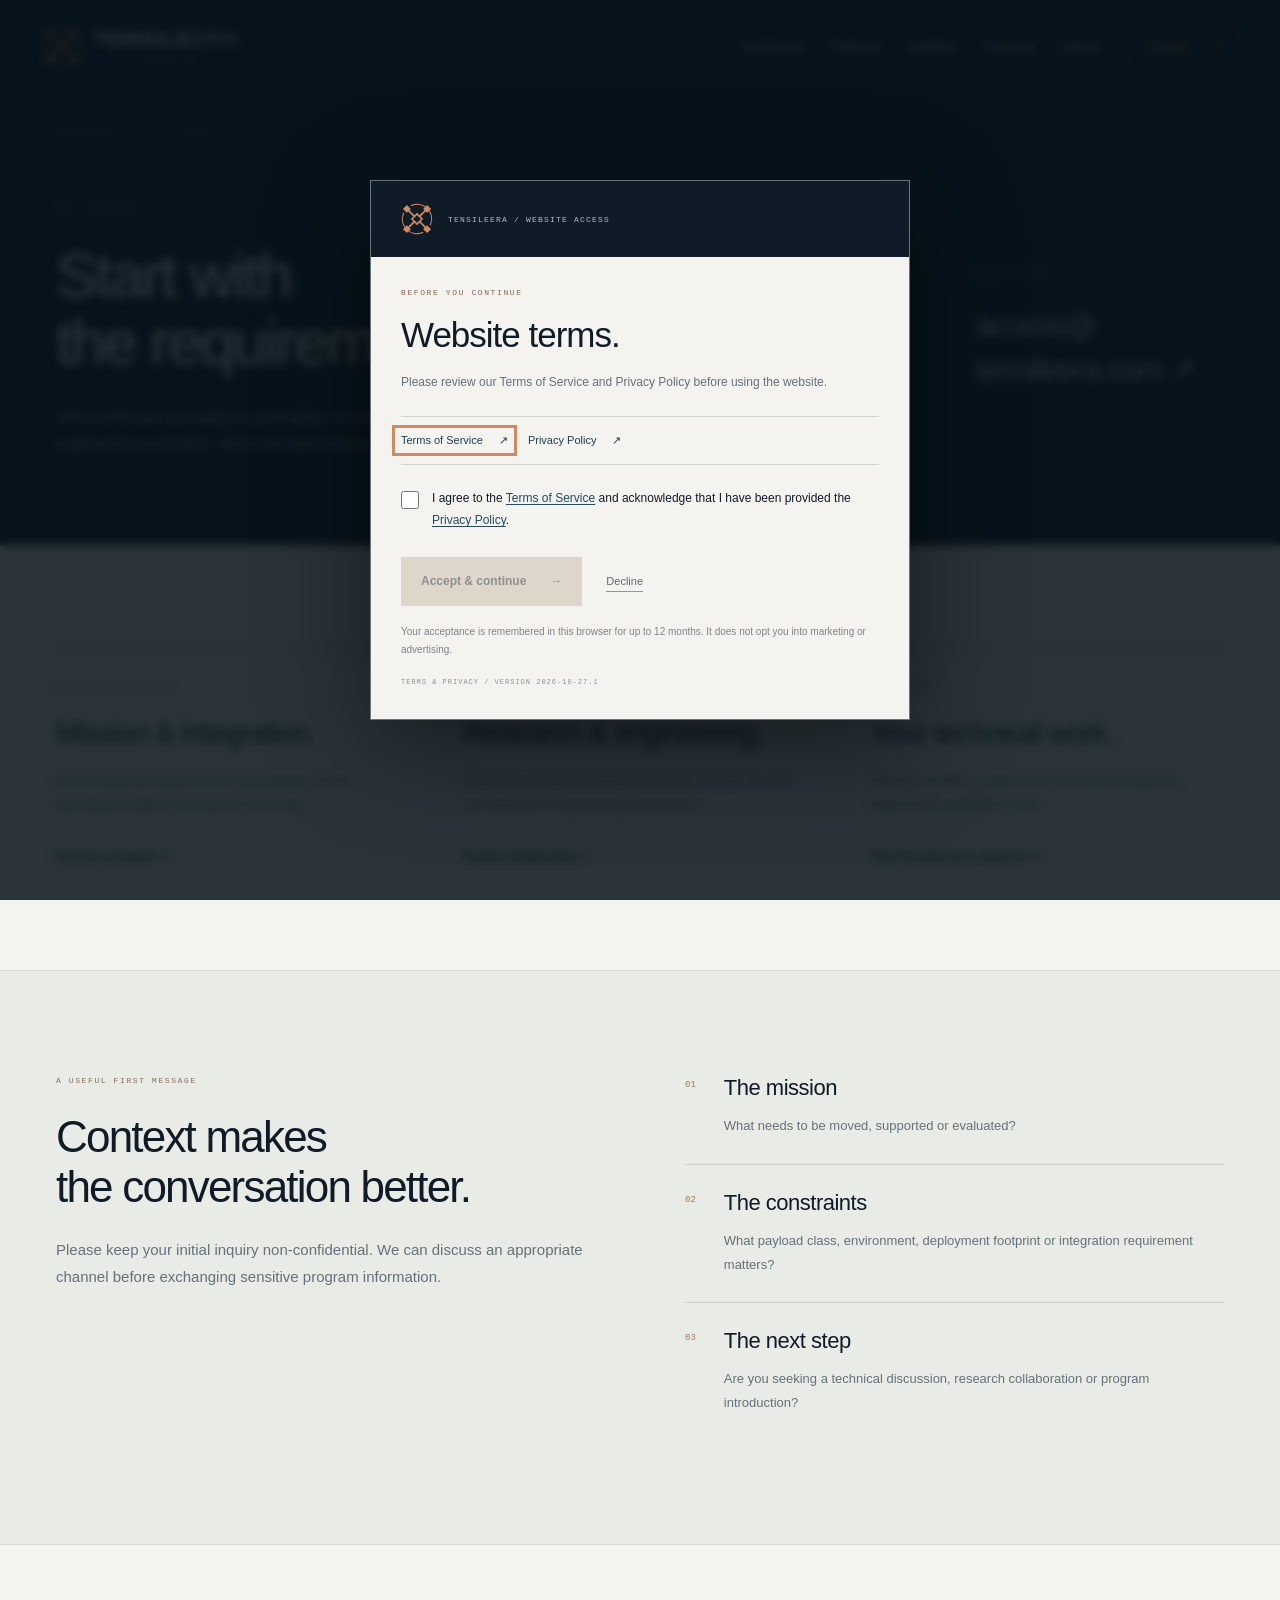
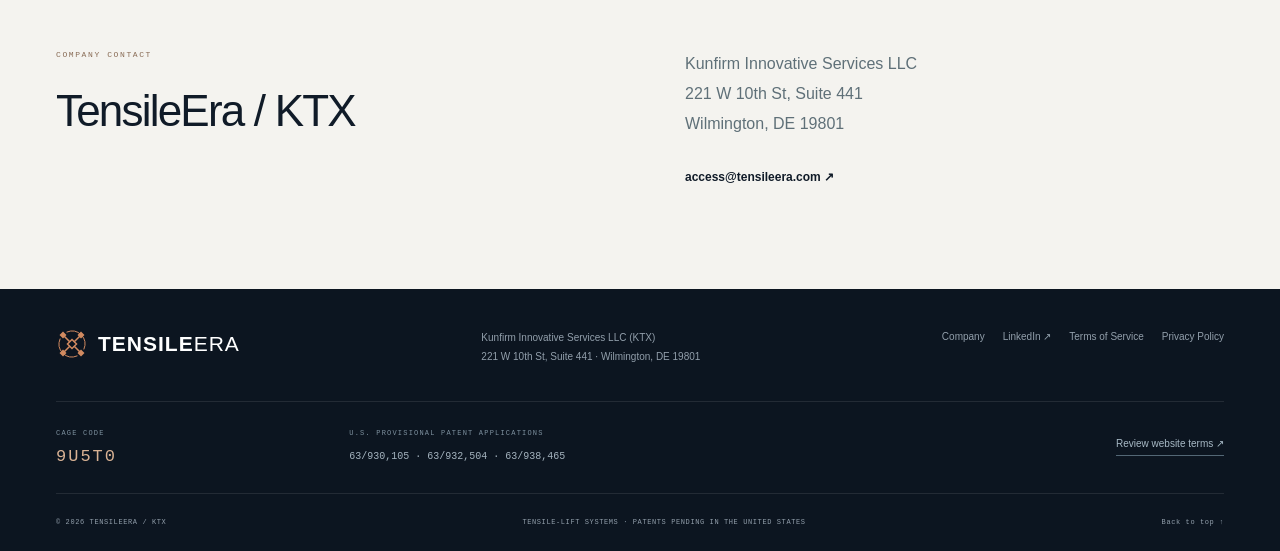
<file: contact.html>
<!doctype html><html lang="en"><head><meta charset="utf-8"><meta name="viewport" content="width=device-width,initial-scale=1"><title>Contact | TensileEra</title><meta name="description" content="Contact TensileEra for program inquiries, engineering collaboration and technical discussions."><meta name="theme-color" content="#101b28"><link rel="icon" href="favicon.svg" type="image/svg+xml"><link rel="icon" href="favicon.ico" sizes="any"><link rel="apple-touch-icon" href="apple-touch-icon.png"><link rel="manifest" href="site.webmanifest"><link rel="canonical" href="https://tensileera.com/contact.html"><meta property="og:title" content="Contact | TensileEra"><meta property="og:description" content="Contact TensileEra for program inquiries, engineering collaboration and technical discussions."><meta property="og:type" content="website"><meta property="og:url" content="https://tensileera.com/contact.html"><meta property="og:image" content="https://tensileera.com/assets/tensile-platform-concept-v1.webp"><meta name="twitter:card" content="summary_large_image"><link rel="stylesheet" href="assets/site.css"><script src="assets/site.js" defer></script></head><body><a class="skip-link" href="#main">Skip to content</a><header class="site-header"><div class="header-inner"><a class="brand" href="index.html" aria-label="TensileEra home"><img class="brand-symbol" src="assets/brand-mark.svg" width="44" height="44" alt=""><span>TENSILE<span class="brand-light">ERA</span><small>A KTX TECHNOLOGY</small></span></a><button class="menu-toggle" aria-expanded="false" aria-controls="primary-nav"><span class="menu-label">Menu</span><span class="menu-lines" aria-hidden="true"></span></button><nav id="primary-nav" aria-label="Primary navigation"><a href="architecture.html">Architecture</a><a href="platforms.html">Platforms</a><a href="validation.html">Validation</a><a href="company.html">Company</a><a href="join-our-team.html">Careers</a><a class="nav-contact" href="contact.html" aria-current="page">Contact <span aria-hidden="true">↗</span></a></nav></div></header><main id="main"><section class="page-hero"><div class="wrap"><div class="breadcrumb"><a href="index.html">TensileEra</a><span>/</span>06 / CONTACT</div><div class="page-hero-grid"><div><p class="eyebrow">06 / CONTACT</p><h1>Start with<br>the requirement.</h1><p class="page-lead">Tell us what you are trying to accomplish, the mission context and the engineering constraints. We’ll use that to frame the technical discussion.</p></div><div class="hero-aside-note"><span class="eyebrow">DIRECT CONTACT</span><a class="hero-email" href="mailto:access@tensileera.com">access@<br>tensileera.com ↗</a></div></div></div></section><section class="section-space"><div class="wrap contact-routes"><article><span class="eyebrow">01 / PROGRAM INQUIRIES</span><h2>Mission &amp; integration.</h2><p>Discuss payload requirements, deployment context, operating conditions and system interfaces.</p><a class="text-link dark-link" href="mailto:access@tensileera.com?subject=Program%20inquiry">Discuss a program ↗</a></article><article><span class="eyebrow">02 / TECHNICAL COLLABORATION</span><h2>Research &amp; engineering.</h2><p>Introduce a relevant research capability, analysis method, test resource or engineering contribution.</p><a class="text-link dark-link" href="mailto:access@tensileera.com?subject=Technical%20collaboration">Explore collaboration ↗</a></article><article><span class="eyebrow">03 / CAREERS</span><h2>Your technical work.</h2><p>Share a portfolio or expression of interest through the engineering application route.</p><a class="text-link dark-link" href="join-our-team.html#apply">View the application guidance ↗</a></article></div></section><section class="section-space alternate-section"><div class="wrap split-editorial"><div><p class="eyebrow">A USEFUL FIRST MESSAGE</p><h2>Context makes<br>the conversation better.</h2><p class="section-intro">Please keep your initial inquiry non-confidential. We can discuss an appropriate channel before exchanging sensitive program information.</p></div><div class="editorial-list"><article><span>01</span><div><h3>The mission</h3><p>What needs to be moved, supported or evaluated?</p></div></article><article><span>02</span><div><h3>The constraints</h3><p>What payload class, environment, deployment footprint or integration requirement matters?</p></div></article><article><span>03</span><div><h3>The next step</h3><p>Are you seeking a technical discussion, research collaboration or program introduction?</p></div></article></div></div></section><section class="section-space"><div class="wrap company-record"><div><p class="eyebrow">COMPANY CONTACT</p><h2>TensileEra / KTX</h2></div><div><p class="address-block">Kunfirm Innovative Services LLC<br>221 W 10th St, Suite 441<br>Wilmington, DE 19801</p><a class="text-link dark-link" href="mailto:access@tensileera.com">access@tensileera.com ↗</a></div></div></section></main><footer class="site-footer"><div class="wrap"><div class="footer-top"><a class="footer-wordmark" href="index.html"><img src="assets/brand-mark.svg" width="32" height="32" alt="">TENSILE<span>ERA</span></a><p>Kunfirm Innovative Services LLC (KTX)<br>221 W 10th St, Suite 441 · Wilmington, DE 19801</p><div class="footer-links"><a href="company.html">Company</a><a href="https://www.linkedin.com/company/tensileera/" target="_blank" rel="noopener noreferrer">LinkedIn ↗</a><a href="terms.html">Terms of Service</a><a href="privacy.html">Privacy Policy</a></div></div><div class="footer-credentials"><div><span>CAGE CODE</span><strong>9U5T0</strong></div><div class="footer-patent-record"><span>U.S. PROVISIONAL PATENT APPLICATIONS</span><p>63/930,105 · 63/932,504 · 63/938,465</p></div><button class="review-terms" type="button" data-review-terms>Review website terms ↗</button></div><div class="footer-bottom"><span>© 2026 TENSILEERA / KTX</span><span>TENSILE-LIFT SYSTEMS · PATENTS PENDING IN THE UNITED STATES</span><a href="#main">Back to top ↑</a></div></div></footer><dialog class="terms-dialog" id="website-terms-dialog" aria-labelledby="terms-dialog-title" aria-describedby="terms-dialog-description"><div class="terms-dialog-head"><img src="assets/brand-mark.svg" alt="" width="36" height="36"><span>TENSILEERA / WEBSITE ACCESS</span></div><form id="website-terms-form"><div class="terms-dialog-body"><p class="eyebrow">BEFORE YOU CONTINUE</p><h2 id="terms-dialog-title">Website terms.</h2><p id="terms-dialog-description">Please review our Terms of Service and Privacy Policy before using the website.</p><div class="terms-policy-links"><a href="terms.html" target="_blank" rel="noopener noreferrer">Terms of Service <span aria-hidden="true">↗</span></a><a href="privacy.html" target="_blank" rel="noopener noreferrer">Privacy Policy <span aria-hidden="true">↗</span></a></div><label class="terms-checkbox"><input id="website-terms-agree" type="checkbox" required><span>I agree to the <a href="terms.html" target="_blank" rel="noopener noreferrer">Terms of Service</a> and acknowledge that I have been provided the <a href="privacy.html" target="_blank" rel="noopener noreferrer">Privacy Policy</a>.</span></label><p class="terms-declined" id="website-terms-declined" role="status" hidden>You have not accepted the Terms. You can review the policies above, choose to accept, or <a href="about:blank">leave this site</a>.</p><div class="terms-dialog-actions"><button class="button button-copper" id="website-terms-accept" type="submit" disabled>Accept &amp; continue <span aria-hidden="true">→</span></button><button class="terms-decline" id="website-terms-decline" type="button">Decline</button></div><p class="terms-dialog-note">Your acceptance is remembered in this browser for up to 12 months. It does not opt you into marketing or advertising.</p><p class="terms-dialog-version">TERMS &amp; PRIVACY / VERSION 2026-10-27.1</p></div></form></dialog></body></html>
</file>
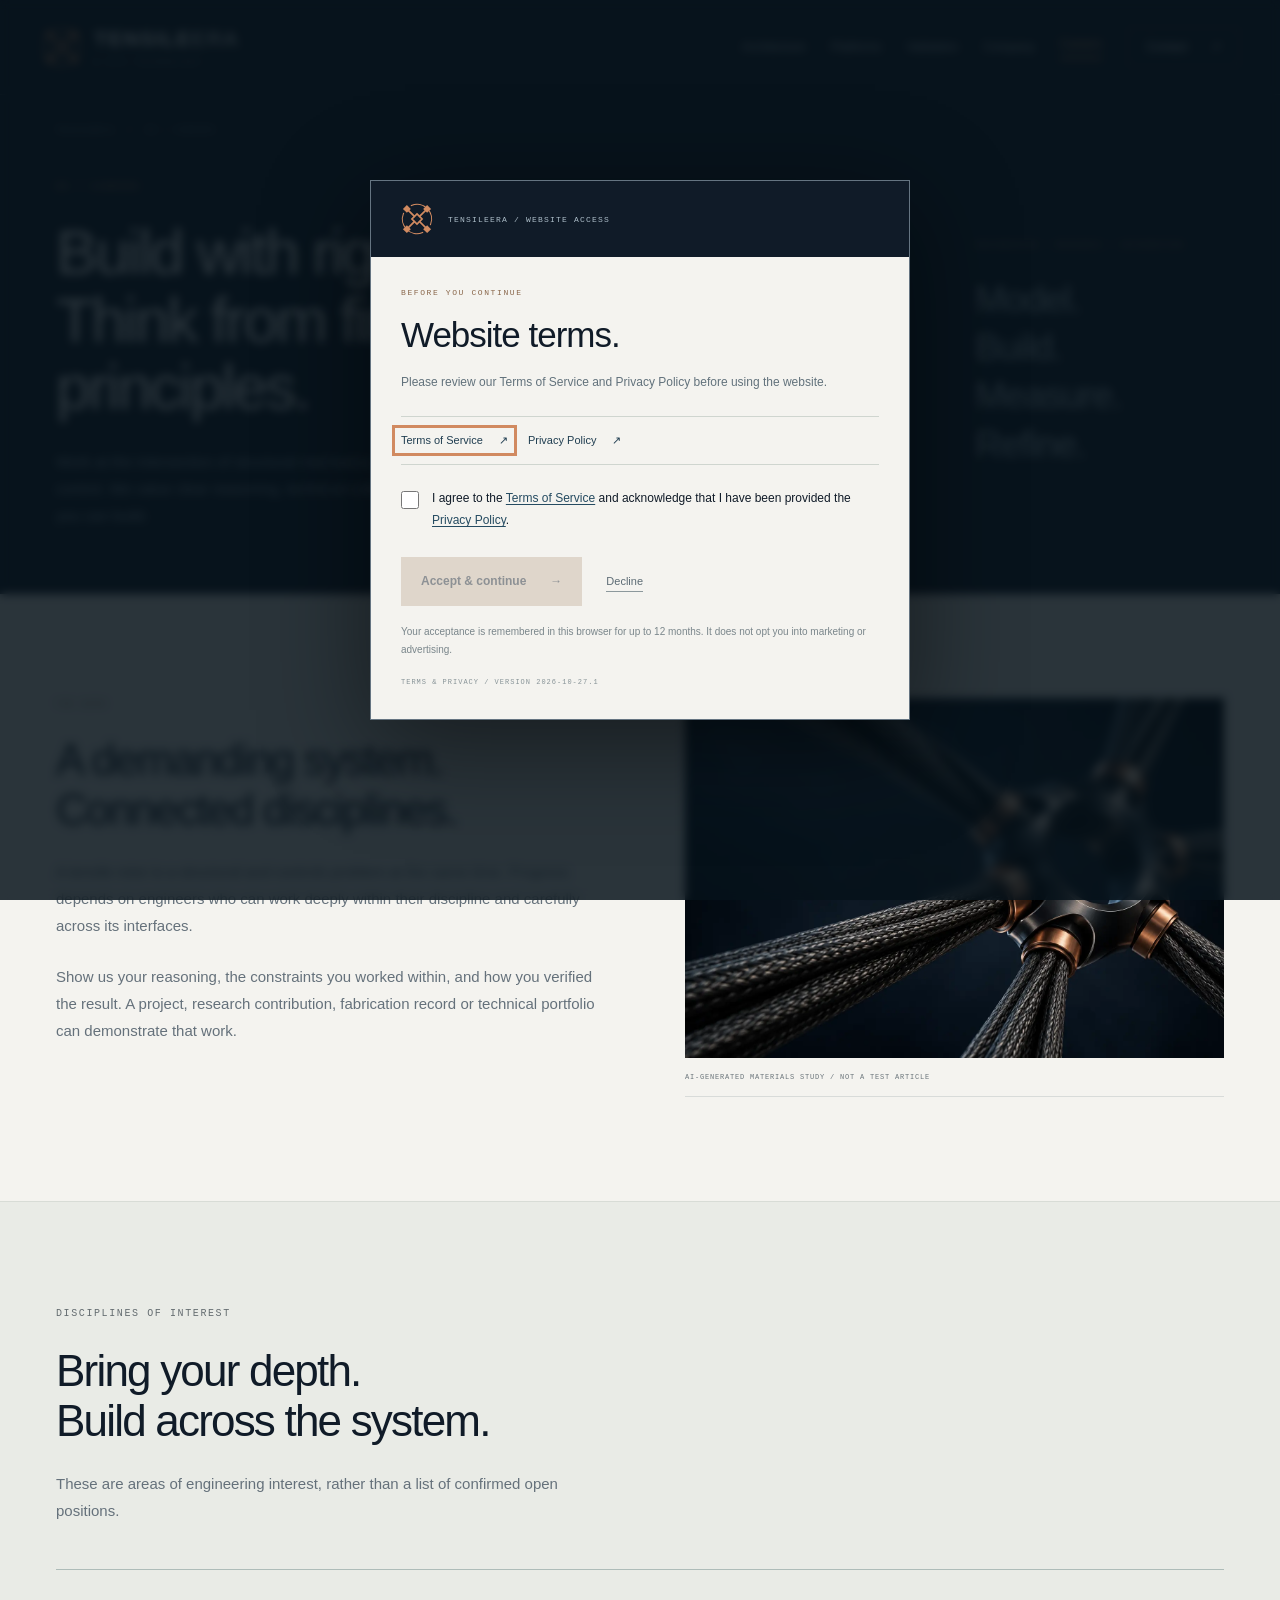
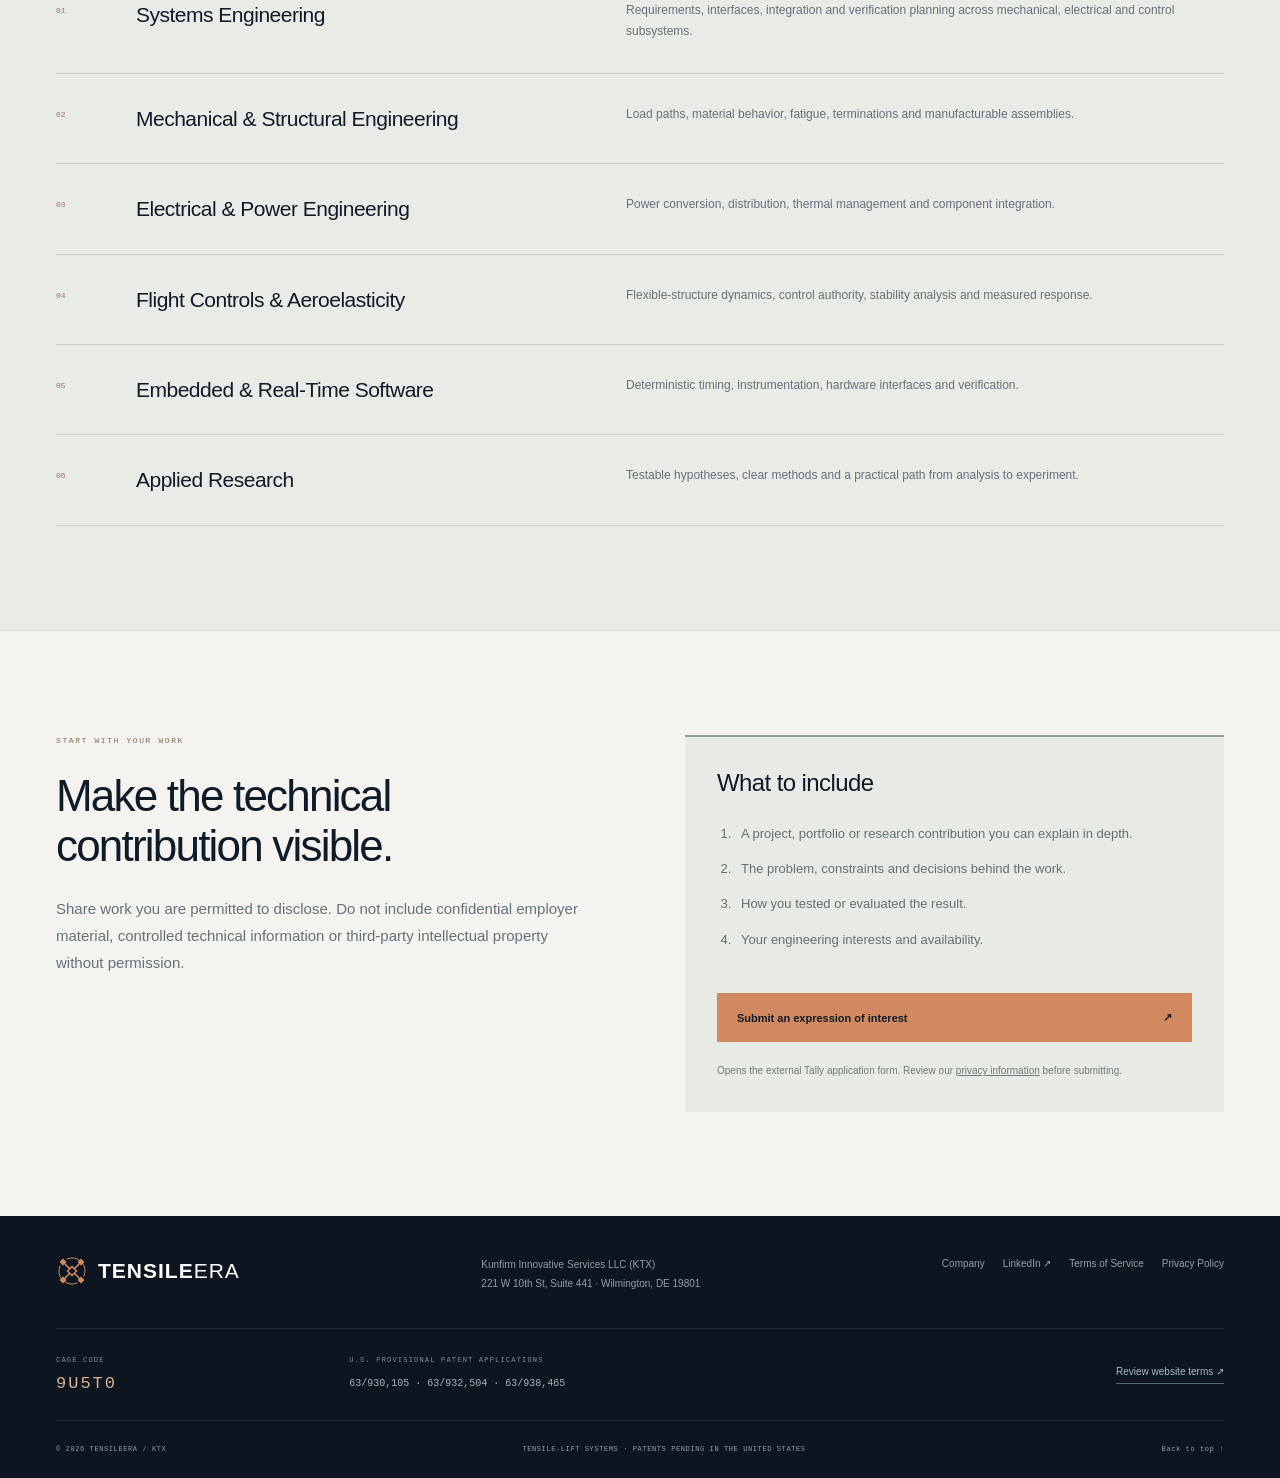
<file: join-our-team.html>
<!doctype html><html lang="en"><head><meta charset="utf-8"><meta name="viewport" content="width=device-width,initial-scale=1"><title>Careers | TensileEra</title><meta name="description" content="Explore engineering disciplines and share your technical work with TensileEra."><meta name="theme-color" content="#101b28"><link rel="icon" href="favicon.svg" type="image/svg+xml"><link rel="icon" href="favicon.ico" sizes="any"><link rel="apple-touch-icon" href="apple-touch-icon.png"><link rel="manifest" href="site.webmanifest"><link rel="canonical" href="https://tensileera.com/join-our-team.html"><meta property="og:title" content="Careers | TensileEra"><meta property="og:description" content="Explore engineering disciplines and share your technical work with TensileEra."><meta property="og:type" content="website"><meta property="og:url" content="https://tensileera.com/join-our-team.html"><meta property="og:image" content="https://tensileera.com/assets/tensile-platform-concept-v1.webp"><meta name="twitter:card" content="summary_large_image"><link rel="stylesheet" href="assets/site.css"><script src="assets/site.js" defer></script></head><body><a class="skip-link" href="#main">Skip to content</a><header class="site-header"><div class="header-inner"><a class="brand" href="index.html" aria-label="TensileEra home"><img class="brand-symbol" src="assets/brand-mark.svg" width="44" height="44" alt=""><span>TENSILE<span class="brand-light">ERA</span><small>A KTX TECHNOLOGY</small></span></a><button class="menu-toggle" aria-expanded="false" aria-controls="primary-nav"><span class="menu-label">Menu</span><span class="menu-lines" aria-hidden="true"></span></button><nav id="primary-nav" aria-label="Primary navigation"><a href="architecture.html">Architecture</a><a href="platforms.html">Platforms</a><a href="validation.html">Validation</a><a href="company.html">Company</a><a href="join-our-team.html" aria-current="page">Careers</a><a class="nav-contact" href="contact.html">Contact <span aria-hidden="true">↗</span></a></nav></div></header><main id="main"><section class="page-hero"><div class="wrap"><div class="breadcrumb"><a href="index.html">TensileEra</a><span>/</span>05 / CAREERS</div><div class="page-hero-grid"><div><p class="eyebrow">05 / CAREERS</p><h1>Build with rigor.<br>Think from first principles.</h1><p class="page-lead">Work at the intersection of structural mechanics, propulsion and real-time control. We value clear reasoning, technical collaboration and evidence of what you can build.</p></div><div class="hero-aside-note"><span class="eyebrow">ENGINEERING / RESEARCH / INTEGRATION</span><p>Model.<br>Build.<br>Measure.<br>Refine.</p></div></div></div></section><section class="section-space"><div class="wrap split-editorial"><div><p class="eyebrow">THE WORK</p><h2>A demanding system.<br>Connected disciplines.</h2><p class="section-intro">A tensile rotor is a structural and controls problem at the same time. Progress depends on engineers who can work deeply within their discipline and carefully across its interfaces.</p><p class="section-intro">Show us your reasoning, the constraints you worked within, and how you verified the result. A project, research contribution, fabrication record or technical portfolio can demonstrate that work.</p></div><figure class="editorial-image"><img src="assets/tensile-material-study-v1.webp" alt="Illustrative braided tension members meeting a machined central interface." width="1536" height="1024" loading="lazy"><figcaption>AI-GENERATED MATERIALS STUDY / NOT A TEST ARTICLE</figcaption></figure></div></section><section class="section-space alternate-section"><div class="wrap"><div class="section-heading"><p class="eyebrow">DISCIPLINES OF INTEREST</p><h2>Bring your depth.<br>Build across the system.</h2><p class="section-intro">These are areas of engineering interest, rather than a list of confirmed open positions.</p></div><div class="roles-list"><article><span>01</span><h3>Systems Engineering</h3><p>Requirements, interfaces, integration and verification planning across mechanical, electrical and control subsystems.</p></article><article><span>02</span><h3>Mechanical & Structural Engineering</h3><p>Load paths, material behavior, fatigue, terminations and manufacturable assemblies.</p></article><article><span>03</span><h3>Electrical & Power Engineering</h3><p>Power conversion, distribution, thermal management and component integration.</p></article><article><span>04</span><h3>Flight Controls & Aeroelasticity</h3><p>Flexible-structure dynamics, control authority, stability analysis and measured response.</p></article><article><span>05</span><h3>Embedded & Real-Time Software</h3><p>Deterministic timing, instrumentation, hardware interfaces and verification.</p></article><article><span>06</span><h3>Applied Research</h3><p>Testable hypotheses, clear methods and a practical path from analysis to experiment.</p></article></div></div></section><section class="section-space" id="apply"><div class="wrap split-editorial"><div><p class="eyebrow">START WITH YOUR WORK</p><h2>Make the technical<br>contribution visible.</h2><p class="section-intro">Share work you are permitted to disclose. Do not include confidential employer material, controlled technical information or third-party intellectual property without permission.</p></div><div class="application-panel"><h3>What to include</h3><ol><li>A project, portfolio or research contribution you can explain in depth.</li><li>The problem, constraints and decisions behind the work.</li><li>How you tested or evaluated the result.</li><li>Your engineering interests and availability.</li></ol><a class="button button-copper" href="https://tally.so/r/yP9YKX" target="_blank" rel="noopener noreferrer">Submit an expression of interest <span aria-hidden="true">↗</span></a><p class="fine-print">Opens the external Tally application form. Review our <a href="privacy.html">privacy information</a> before submitting.</p></div></div></section></main><footer class="site-footer"><div class="wrap"><div class="footer-top"><a class="footer-wordmark" href="index.html"><img src="assets/brand-mark.svg" width="32" height="32" alt="">TENSILE<span>ERA</span></a><p>Kunfirm Innovative Services LLC (KTX)<br>221 W 10th St, Suite 441 · Wilmington, DE 19801</p><div class="footer-links"><a href="company.html">Company</a><a href="https://www.linkedin.com/company/tensileera/" target="_blank" rel="noopener noreferrer">LinkedIn ↗</a><a href="terms.html">Terms of Service</a><a href="privacy.html">Privacy Policy</a></div></div><div class="footer-credentials"><div><span>CAGE CODE</span><strong>9U5T0</strong></div><div class="footer-patent-record"><span>U.S. PROVISIONAL PATENT APPLICATIONS</span><p>63/930,105 · 63/932,504 · 63/938,465</p></div><button class="review-terms" type="button" data-review-terms>Review website terms ↗</button></div><div class="footer-bottom"><span>© 2026 TENSILEERA / KTX</span><span>TENSILE-LIFT SYSTEMS · PATENTS PENDING IN THE UNITED STATES</span><a href="#main">Back to top ↑</a></div></div></footer><dialog class="terms-dialog" id="website-terms-dialog" aria-labelledby="terms-dialog-title" aria-describedby="terms-dialog-description"><div class="terms-dialog-head"><img src="assets/brand-mark.svg" alt="" width="36" height="36"><span>TENSILEERA / WEBSITE ACCESS</span></div><form id="website-terms-form"><div class="terms-dialog-body"><p class="eyebrow">BEFORE YOU CONTINUE</p><h2 id="terms-dialog-title">Website terms.</h2><p id="terms-dialog-description">Please review our Terms of Service and Privacy Policy before using the website.</p><div class="terms-policy-links"><a href="terms.html" target="_blank" rel="noopener noreferrer">Terms of Service <span aria-hidden="true">↗</span></a><a href="privacy.html" target="_blank" rel="noopener noreferrer">Privacy Policy <span aria-hidden="true">↗</span></a></div><label class="terms-checkbox"><input id="website-terms-agree" type="checkbox" required><span>I agree to the <a href="terms.html" target="_blank" rel="noopener noreferrer">Terms of Service</a> and acknowledge that I have been provided the <a href="privacy.html" target="_blank" rel="noopener noreferrer">Privacy Policy</a>.</span></label><p class="terms-declined" id="website-terms-declined" role="status" hidden>You have not accepted the Terms. You can review the policies above, choose to accept, or <a href="about:blank">leave this site</a>.</p><div class="terms-dialog-actions"><button class="button button-copper" id="website-terms-accept" type="submit" disabled>Accept &amp; continue <span aria-hidden="true">→</span></button><button class="terms-decline" id="website-terms-decline" type="button">Decline</button></div><p class="terms-dialog-note">Your acceptance is remembered in this browser for up to 12 months. It does not opt you into marketing or advertising.</p><p class="terms-dialog-version">TERMS &amp; PRIVACY / VERSION 2026-10-27.1</p></div></form></dialog></body></html>
</file>
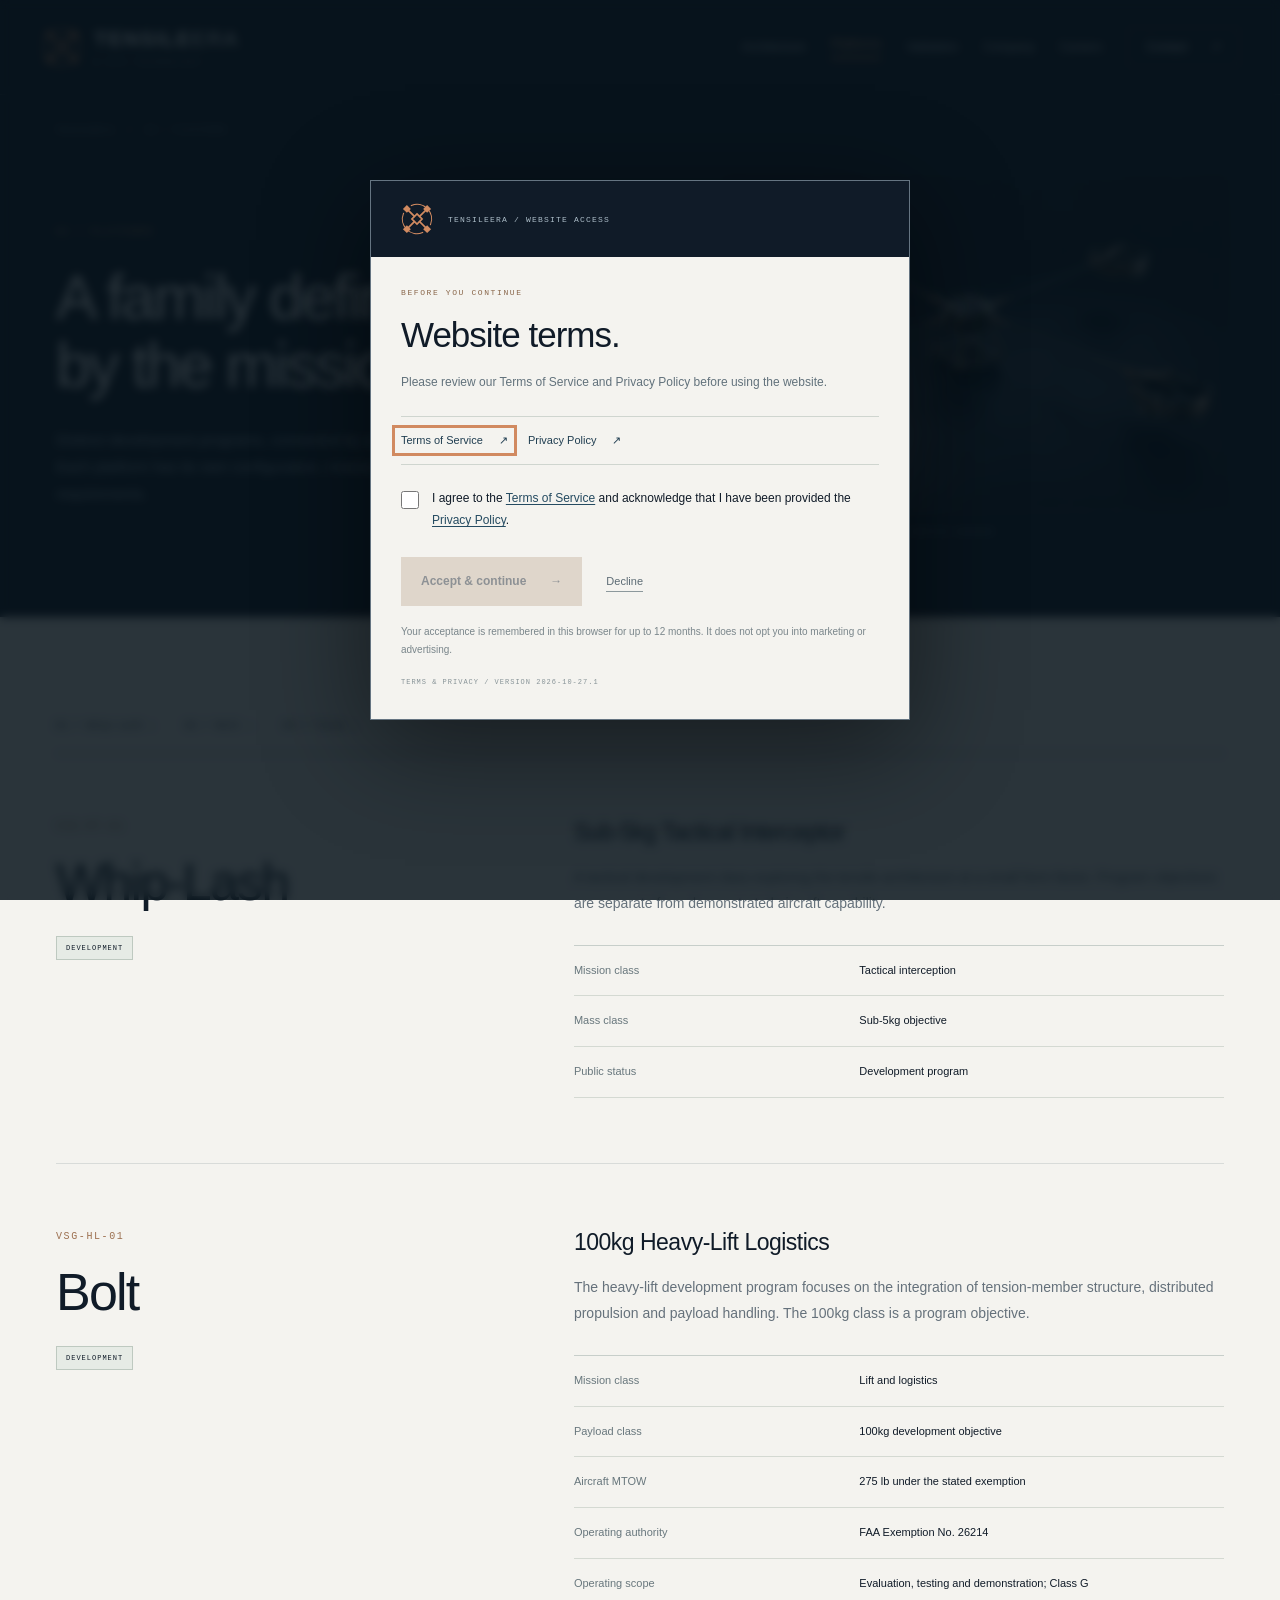
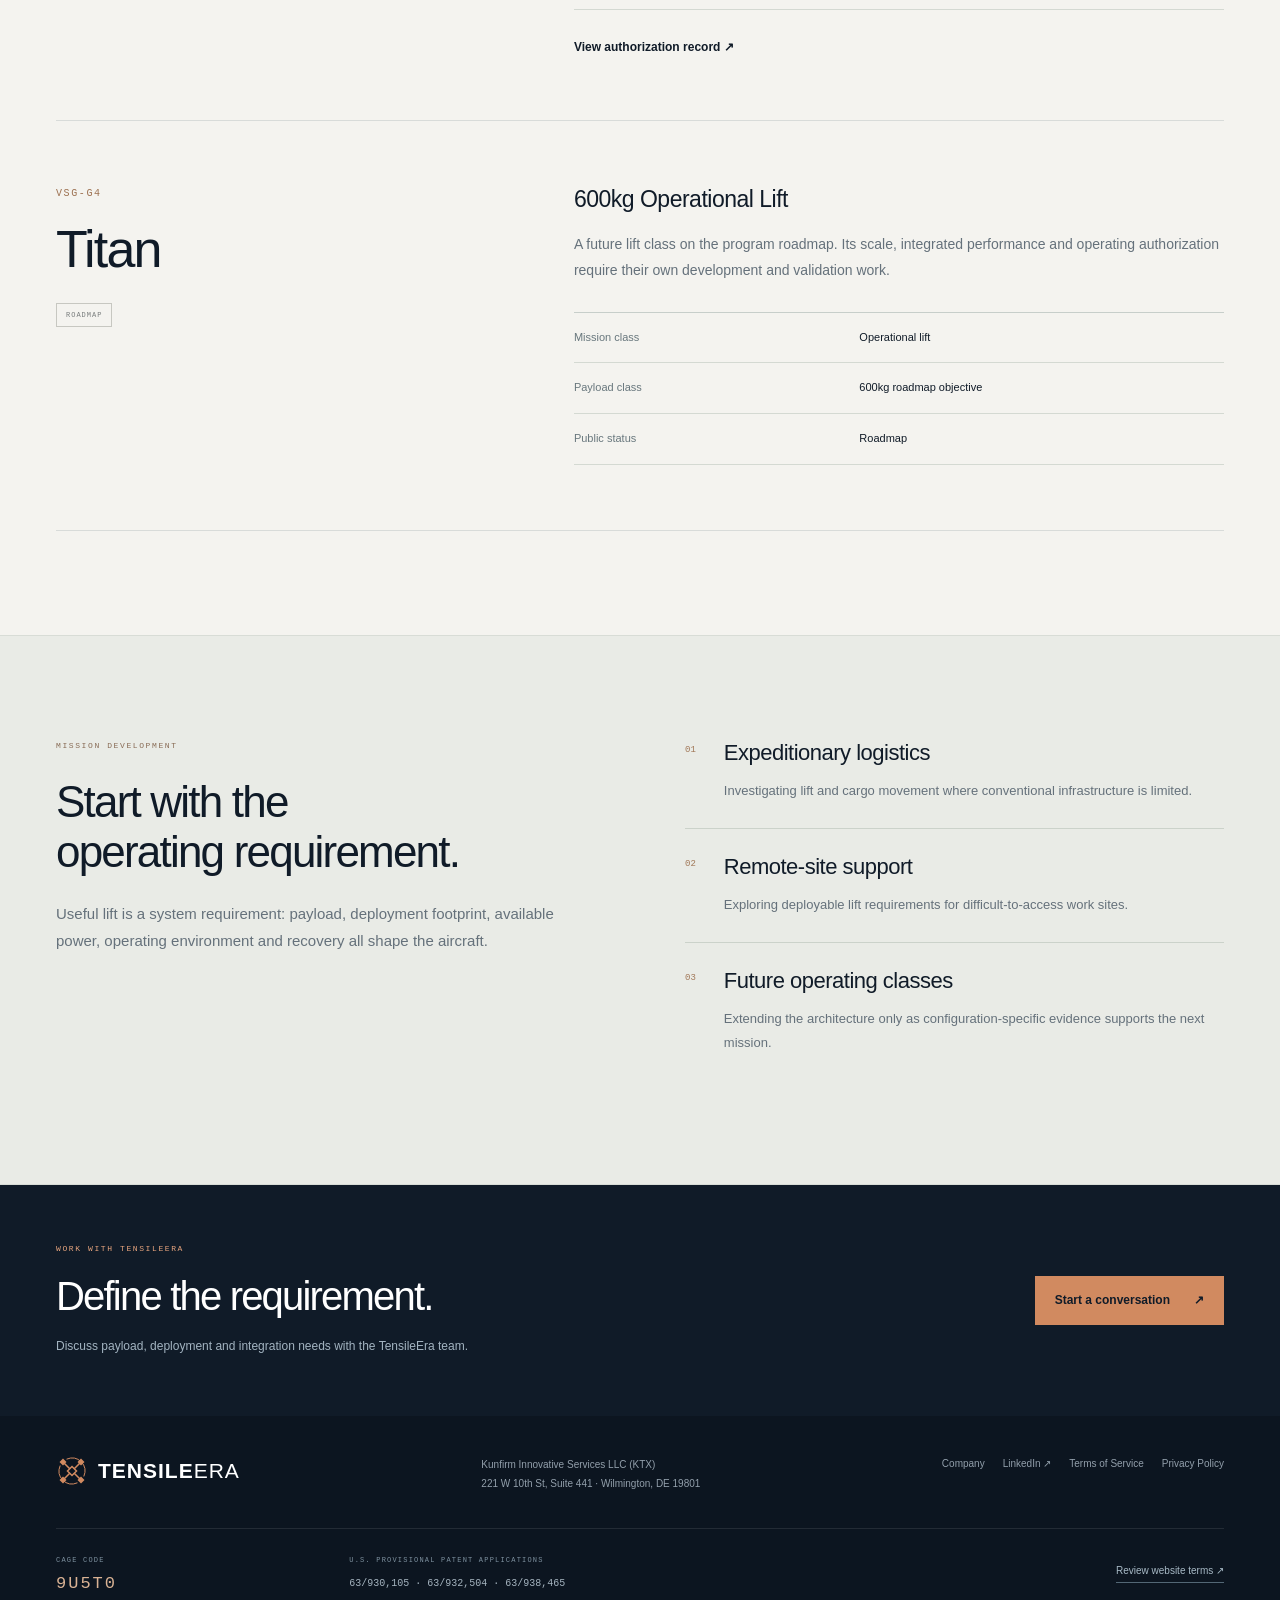
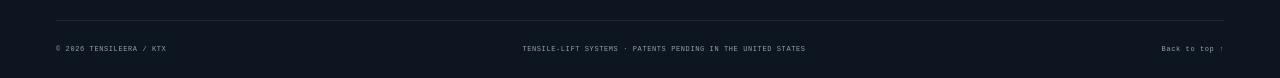
<file: platforms.html>
<!doctype html><html lang="en"><head><meta charset="utf-8"><meta name="viewport" content="width=device-width,initial-scale=1"><title>Platforms | TensileEra</title><meta name="description" content="Meet the Whip-Lash, Bolt and Titan development family, with mission classes and program objectives clearly identified."><meta name="theme-color" content="#101b28"><link rel="icon" href="favicon.svg" type="image/svg+xml"><link rel="icon" href="favicon.ico" sizes="any"><link rel="apple-touch-icon" href="apple-touch-icon.png"><link rel="manifest" href="site.webmanifest"><link rel="canonical" href="https://tensileera.com/platforms.html"><meta property="og:title" content="Platforms | TensileEra"><meta property="og:description" content="Meet the Whip-Lash, Bolt and Titan development family, with mission classes and program objectives clearly identified."><meta property="og:type" content="website"><meta property="og:url" content="https://tensileera.com/platforms.html"><meta property="og:image" content="https://tensileera.com/assets/tensile-platform-concept-v1.webp"><meta name="twitter:card" content="summary_large_image"><link rel="stylesheet" href="assets/site.css"><script src="assets/site.js" defer></script></head><body><a class="skip-link" href="#main">Skip to content</a><header class="site-header"><div class="header-inner"><a class="brand" href="index.html" aria-label="TensileEra home"><img class="brand-symbol" src="assets/brand-mark.svg" width="44" height="44" alt=""><span>TENSILE<span class="brand-light">ERA</span><small>A KTX TECHNOLOGY</small></span></a><button class="menu-toggle" aria-expanded="false" aria-controls="primary-nav"><span class="menu-label">Menu</span><span class="menu-lines" aria-hidden="true"></span></button><nav id="primary-nav" aria-label="Primary navigation"><a href="architecture.html">Architecture</a><a href="platforms.html" aria-current="page">Platforms</a><a href="validation.html">Validation</a><a href="company.html">Company</a><a href="join-our-team.html">Careers</a><a class="nav-contact" href="contact.html">Contact <span aria-hidden="true">↗</span></a></nav></div></header><main id="main"><section class="page-hero"><div class="wrap"><div class="breadcrumb"><a href="index.html">TensileEra</a><span>/</span>02 / PLATFORMS</div><div class="page-hero-grid"><div><p class="eyebrow">02 / PLATFORMS</p><h1>A family defined<br>by the mission.</h1><p class="page-lead">Distinct development programs, connected by a common structural principle. Each platform has its own configuration, mission class and validation requirements.</p></div><figure class="hero-concept"><img src="assets/tensile-platform-concept-v1.webp" alt="Illustrative tensile platform with a central hub and four distal propulsion pods connected by tension members." width="1536" height="1024" loading="lazy"><figcaption>AI-GENERATED CONCEPT STUDY / NOT CAD-VERIFIED HARDWARE</figcaption></figure></div></div></section><section class="section-space"><div class="wrap"><div class="page-anchor-nav" aria-label="Platform sections"><a href="#whip-lash">01 / Whip-Lash ↓</a><a href="#bolt">02 / Bolt ↓</a><a href="#titan">03 / Titan ↓</a></div><article class="program-profile" id="whip-lash"><div class="program-title"><span class="eyebrow">VSG-MT-01</span><h2>Whip-Lash</h2><span class="platform-state">DEVELOPMENT</span></div><div><h3>Sub-5kg Tactical Interceptor</h3><p>A tactical development class exploring the tensile architecture at a small form factor. Program objectives are separate from demonstrated aircraft capability.</p><dl class="spec-list"><div><dt>Mission class</dt><dd>Tactical interception</dd></div><div><dt>Mass class</dt><dd>Sub-5kg objective</dd></div><div><dt>Public status</dt><dd>Development program</dd></div></dl></div></article><article class="program-profile" id="bolt"><div class="program-title"><span class="eyebrow">VSG-HL-01</span><h2>Bolt</h2><span class="platform-state">DEVELOPMENT</span></div><div><h3>100kg Heavy-Lift Logistics</h3><p>The heavy-lift development program focuses on the integration of tension-member structure, distributed propulsion and payload handling. The 100kg class is a program objective.</p><dl class="spec-list"><div><dt>Mission class</dt><dd>Lift and logistics</dd></div><div><dt>Payload class</dt><dd>100kg development objective</dd></div><div><dt>Aircraft MTOW</dt><dd>275 lb under the stated exemption</dd></div><div><dt>Operating authority</dt><dd>FAA Exemption No. 26214</dd></div><div><dt>Operating scope</dt><dd>Evaluation, testing and demonstration; Class G</dd></div></dl><a class="text-link dark-link" href="validation.html#authorization">View authorization record ↗</a></div></article><article class="program-profile" id="titan"><div class="program-title"><span class="eyebrow">VSG-G4</span><h2>Titan</h2><span class="platform-state roadmap">ROADMAP</span></div><div><h3>600kg Operational Lift</h3><p>A future lift class on the program roadmap. Its scale, integrated performance and operating authorization require their own development and validation work.</p><dl class="spec-list"><div><dt>Mission class</dt><dd>Operational lift</dd></div><div><dt>Payload class</dt><dd>600kg roadmap objective</dd></div><div><dt>Public status</dt><dd>Roadmap</dd></div></dl></div></article></div></section><section class="section-space alternate-section"><div class="wrap split-editorial"><div><p class="eyebrow">MISSION DEVELOPMENT</p><h2>Start with the<br>operating requirement.</h2><p class="section-intro">Useful lift is a system requirement: payload, deployment footprint, available power, operating environment and recovery all shape the aircraft.</p></div><div class="editorial-list"><article><span>01</span><div><h3>Expeditionary logistics</h3><p>Investigating lift and cargo movement where conventional infrastructure is limited.</p></div></article><article><span>02</span><div><h3>Remote-site support</h3><p>Exploring deployable lift requirements for difficult-to-access work sites.</p></div></article><article><span>03</span><div><h3>Future operating classes</h3><p>Extending the architecture only as configuration-specific evidence supports the next mission.</p></div></article></div></div></section><section class="page-cta"><div class="wrap"><div><p class="eyebrow">WORK WITH TENSILEERA</p><h2>Define the requirement.</h2><p>Discuss payload, deployment and integration needs with the TensileEra team.</p></div><a class="button button-copper" href="contact.html">Start a conversation <span aria-hidden="true">↗</span></a></div></section></main><footer class="site-footer"><div class="wrap"><div class="footer-top"><a class="footer-wordmark" href="index.html"><img src="assets/brand-mark.svg" width="32" height="32" alt="">TENSILE<span>ERA</span></a><p>Kunfirm Innovative Services LLC (KTX)<br>221 W 10th St, Suite 441 · Wilmington, DE 19801</p><div class="footer-links"><a href="company.html">Company</a><a href="https://www.linkedin.com/company/tensileera/" target="_blank" rel="noopener noreferrer">LinkedIn ↗</a><a href="terms.html">Terms of Service</a><a href="privacy.html">Privacy Policy</a></div></div><div class="footer-credentials"><div><span>CAGE CODE</span><strong>9U5T0</strong></div><div class="footer-patent-record"><span>U.S. PROVISIONAL PATENT APPLICATIONS</span><p>63/930,105 · 63/932,504 · 63/938,465</p></div><button class="review-terms" type="button" data-review-terms>Review website terms ↗</button></div><div class="footer-bottom"><span>© 2026 TENSILEERA / KTX</span><span>TENSILE-LIFT SYSTEMS · PATENTS PENDING IN THE UNITED STATES</span><a href="#main">Back to top ↑</a></div></div></footer><dialog class="terms-dialog" id="website-terms-dialog" aria-labelledby="terms-dialog-title" aria-describedby="terms-dialog-description"><div class="terms-dialog-head"><img src="assets/brand-mark.svg" alt="" width="36" height="36"><span>TENSILEERA / WEBSITE ACCESS</span></div><form id="website-terms-form"><div class="terms-dialog-body"><p class="eyebrow">BEFORE YOU CONTINUE</p><h2 id="terms-dialog-title">Website terms.</h2><p id="terms-dialog-description">Please review our Terms of Service and Privacy Policy before using the website.</p><div class="terms-policy-links"><a href="terms.html" target="_blank" rel="noopener noreferrer">Terms of Service <span aria-hidden="true">↗</span></a><a href="privacy.html" target="_blank" rel="noopener noreferrer">Privacy Policy <span aria-hidden="true">↗</span></a></div><label class="terms-checkbox"><input id="website-terms-agree" type="checkbox" required><span>I agree to the <a href="terms.html" target="_blank" rel="noopener noreferrer">Terms of Service</a> and acknowledge that I have been provided the <a href="privacy.html" target="_blank" rel="noopener noreferrer">Privacy Policy</a>.</span></label><p class="terms-declined" id="website-terms-declined" role="status" hidden>You have not accepted the Terms. You can review the policies above, choose to accept, or <a href="about:blank">leave this site</a>.</p><div class="terms-dialog-actions"><button class="button button-copper" id="website-terms-accept" type="submit" disabled>Accept &amp; continue <span aria-hidden="true">→</span></button><button class="terms-decline" id="website-terms-decline" type="button">Decline</button></div><p class="terms-dialog-note">Your acceptance is remembered in this browser for up to 12 months. It does not opt you into marketing or advertising.</p><p class="terms-dialog-version">TERMS &amp; PRIVACY / VERSION 2026-10-27.1</p></div></form></dialog></body></html>
</file>
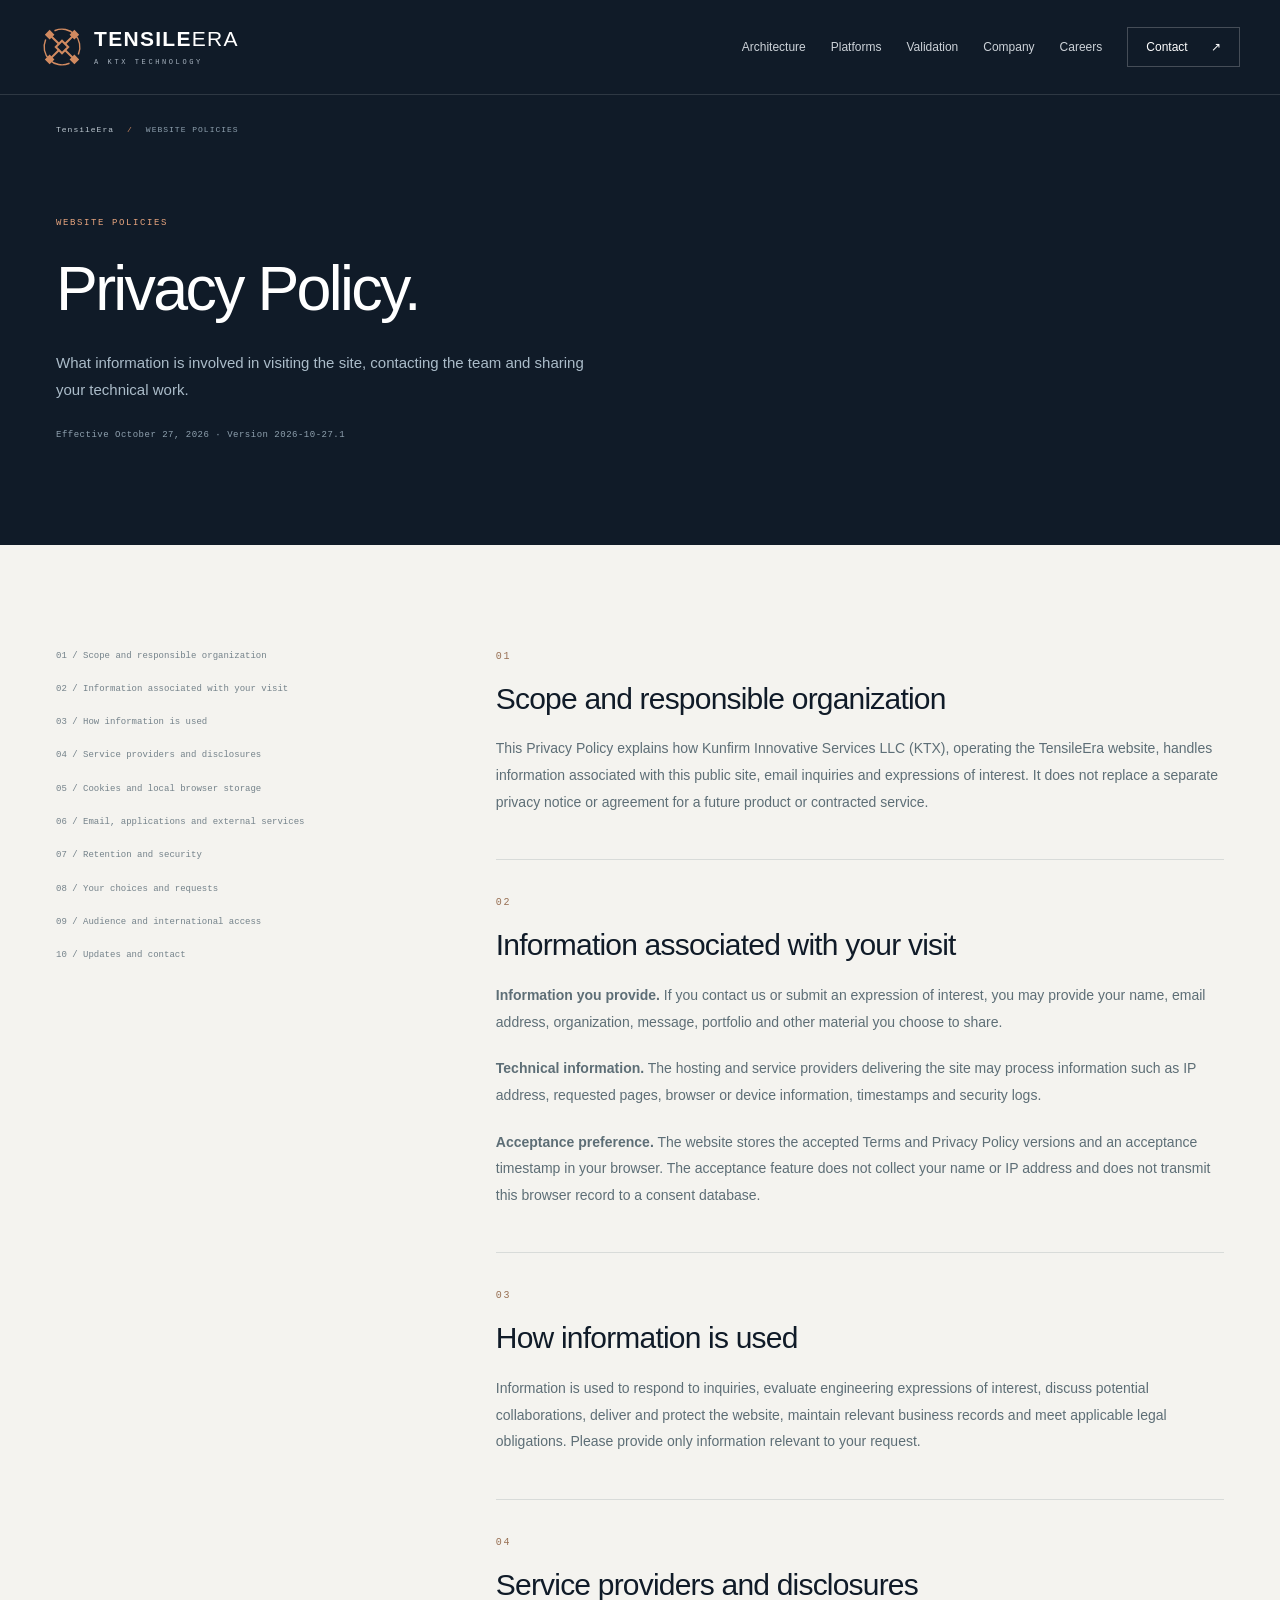
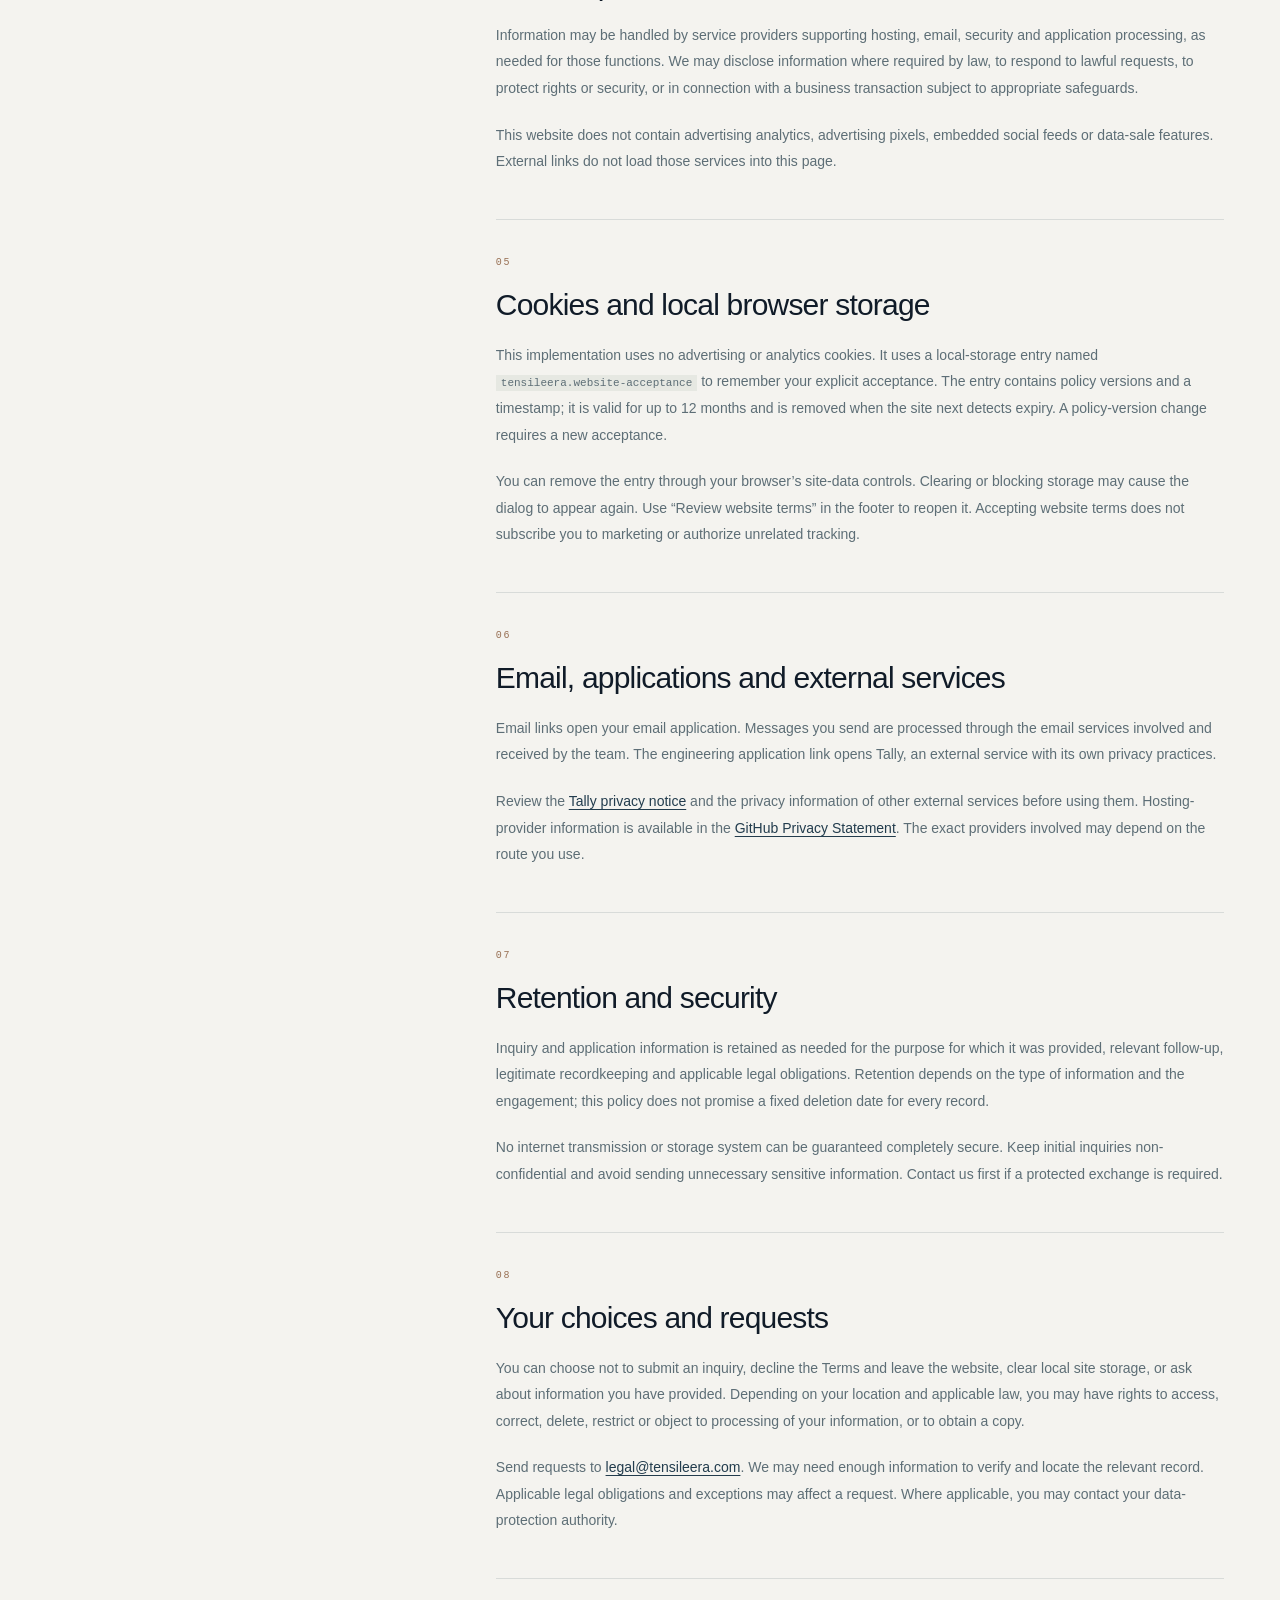
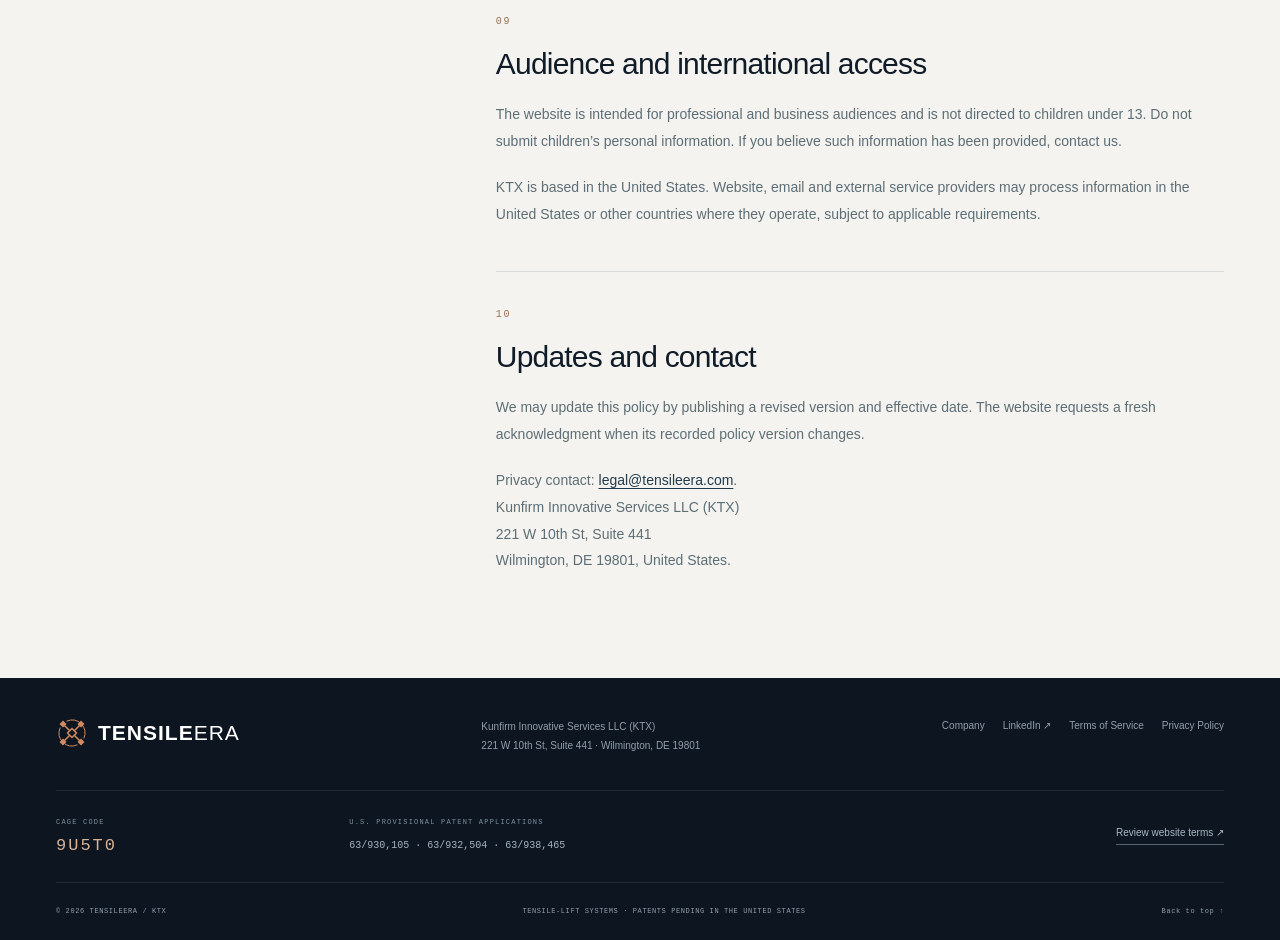
<file: privacy.html>
<!doctype html><html lang="en"><head><meta charset="utf-8"><meta name="viewport" content="width=device-width,initial-scale=1"><title>Privacy Policy | TensileEra</title><meta name="description" content="Information about TensileEra’s public website, email inquiries and external application route."><meta name="theme-color" content="#101b28"><link rel="icon" href="favicon.svg" type="image/svg+xml"><link rel="icon" href="favicon.ico" sizes="any"><link rel="apple-touch-icon" href="apple-touch-icon.png"><link rel="manifest" href="site.webmanifest"><link rel="canonical" href="https://tensileera.com/privacy.html"><meta property="og:title" content="Privacy Policy | TensileEra"><meta property="og:description" content="Information about TensileEra’s public website, email inquiries and external application route."><meta property="og:type" content="website"><meta property="og:url" content="https://tensileera.com/privacy.html"><meta property="og:image" content="https://tensileera.com/assets/tensile-platform-concept-v1.webp"><meta name="twitter:card" content="summary_large_image"><link rel="stylesheet" href="assets/site.css"><script src="assets/site.js" defer></script></head><body><a class="skip-link" href="#main">Skip to content</a><header class="site-header"><div class="header-inner"><a class="brand" href="index.html" aria-label="TensileEra home"><img class="brand-symbol" src="assets/brand-mark.svg" width="44" height="44" alt=""><span>TENSILE<span class="brand-light">ERA</span><small>A KTX TECHNOLOGY</small></span></a><button class="menu-toggle" aria-expanded="false" aria-controls="primary-nav"><span class="menu-label">Menu</span><span class="menu-lines" aria-hidden="true"></span></button><nav id="primary-nav" aria-label="Primary navigation"><a href="architecture.html">Architecture</a><a href="platforms.html">Platforms</a><a href="validation.html">Validation</a><a href="company.html">Company</a><a href="join-our-team.html">Careers</a><a class="nav-contact" href="contact.html">Contact <span aria-hidden="true">↗</span></a></nav></div></header><main id="main"><section class="page-hero"><div class="wrap"><div class="breadcrumb"><a href="index.html">TensileEra</a><span>/</span>WEBSITE POLICIES</div><div class="page-hero-grid"><div><p class="eyebrow">WEBSITE POLICIES</p><h1>Privacy Policy.</h1><p class="page-lead">What information is involved in visiting the site, contacting the team and sharing your technical work.</p><p class="policy-effective">Effective October 27, 2026 · Version 2026-10-27.1</p></div></div></div></section><section class="section-space"><div class="wrap policy-layout"><aside class="policy-nav" aria-label="Policy sections"><a href="#scope">01 / Scope and responsible organization</a><a href="#information">02 / Information associated with your visit</a><a href="#purposes">03 / How information is used</a><a href="#sharing">04 / Service providers and disclosures</a><a href="#storage">05 / Cookies and local browser storage</a><a href="#external">06 / Email, applications and external services</a><a href="#retention">07 / Retention and security</a><a href="#choices">08 / Your choices and requests</a><a href="#audience">09 / Audience and international access</a><a href="#changes">10 / Updates and contact</a></aside><div class="policy-content"><section id="scope"><span class="eyebrow">01</span><h2>Scope and responsible organization</h2><p>This Privacy Policy explains how Kunfirm Innovative Services LLC (KTX), operating the TensileEra website, handles information associated with this public site, email inquiries and expressions of interest. It does not replace a separate privacy notice or agreement for a future product or contracted service.</p></section><section id="information"><span class="eyebrow">02</span><h2>Information associated with your visit</h2><p><strong>Information you provide.</strong> If you contact us or submit an expression of interest, you may provide your name, email address, organization, message, portfolio and other material you choose to share.</p><p><strong>Technical information.</strong> The hosting and service providers delivering the site may process information such as IP address, requested pages, browser or device information, timestamps and security logs.</p><p><strong>Acceptance preference.</strong> The website stores the accepted Terms and Privacy Policy versions and an acceptance timestamp in your browser. The acceptance feature does not collect your name or IP address and does not transmit this browser record to a consent database.</p></section><section id="purposes"><span class="eyebrow">03</span><h2>How information is used</h2><p>Information is used to respond to inquiries, evaluate engineering expressions of interest, discuss potential collaborations, deliver and protect the website, maintain relevant business records and meet applicable legal obligations. Please provide only information relevant to your request.</p></section><section id="sharing"><span class="eyebrow">04</span><h2>Service providers and disclosures</h2><p>Information may be handled by service providers supporting hosting, email, security and application processing, as needed for those functions. We may disclose information where required by law, to respond to lawful requests, to protect rights or security, or in connection with a business transaction subject to appropriate safeguards.</p><p>This website does not contain advertising analytics, advertising pixels, embedded social feeds or data-sale features. External links do not load those services into this page.</p></section><section id="storage"><span class="eyebrow">05</span><h2>Cookies and local browser storage</h2><p>This implementation uses no advertising or analytics cookies. It uses a local-storage entry named <code>tensileera.website-acceptance</code> to remember your explicit acceptance. The entry contains policy versions and a timestamp; it is valid for up to 12 months and is removed when the site next detects expiry. A policy-version change requires a new acceptance.</p><p>You can remove the entry through your browser’s site-data controls. Clearing or blocking storage may cause the dialog to appear again. Use “Review website terms” in the footer to reopen it. Accepting website terms does not subscribe you to marketing or authorize unrelated tracking.</p></section><section id="external"><span class="eyebrow">06</span><h2>Email, applications and external services</h2><p>Email links open your email application. Messages you send are processed through the email services involved and received by the team. The engineering application link opens Tally, an external service with its own privacy practices.</p><p>Review the <a href="https://tally.so/help/privacy-policy" target="_blank" rel="noopener noreferrer">Tally privacy notice</a> and the privacy information of other external services before using them. Hosting-provider information is available in the <a href="https://docs.github.com/en/site-policy/privacy-policies/github-general-privacy-statement" target="_blank" rel="noopener noreferrer">GitHub Privacy Statement</a>. The exact providers involved may depend on the route you use.</p></section><section id="retention"><span class="eyebrow">07</span><h2>Retention and security</h2><p>Inquiry and application information is retained as needed for the purpose for which it was provided, relevant follow-up, legitimate recordkeeping and applicable legal obligations. Retention depends on the type of information and the engagement; this policy does not promise a fixed deletion date for every record.</p><p>No internet transmission or storage system can be guaranteed completely secure. Keep initial inquiries non-confidential and avoid sending unnecessary sensitive information. Contact us first if a protected exchange is required.</p></section><section id="choices"><span class="eyebrow">08</span><h2>Your choices and requests</h2><p>You can choose not to submit an inquiry, decline the Terms and leave the website, clear local site storage, or ask about information you have provided. Depending on your location and applicable law, you may have rights to access, correct, delete, restrict or object to processing of your information, or to obtain a copy.</p><p>Send requests to <a href="mailto:legal@tensileera.com">legal@tensileera.com</a>. We may need enough information to verify and locate the relevant record. Applicable legal obligations and exceptions may affect a request. Where applicable, you may contact your data-protection authority.</p></section><section id="audience"><span class="eyebrow">09</span><h2>Audience and international access</h2><p>The website is intended for professional and business audiences and is not directed to children under 13. Do not submit children’s personal information. If you believe such information has been provided, contact us.</p><p>KTX is based in the United States. Website, email and external service providers may process information in the United States or other countries where they operate, subject to applicable requirements.</p></section><section id="changes"><span class="eyebrow">10</span><h2>Updates and contact</h2><p>We may update this policy by publishing a revised version and effective date. The website requests a fresh acknowledgment when its recorded policy version changes.</p><p>Privacy contact: <a href="mailto:legal@tensileera.com">legal@tensileera.com</a>.<br>Kunfirm Innovative Services LLC (KTX)<br>221 W 10th St, Suite 441<br>Wilmington, DE 19801, United States.</p></section></div></div></section></main><footer class="site-footer"><div class="wrap"><div class="footer-top"><a class="footer-wordmark" href="index.html"><img src="assets/brand-mark.svg" width="32" height="32" alt="">TENSILE<span>ERA</span></a><p>Kunfirm Innovative Services LLC (KTX)<br>221 W 10th St, Suite 441 · Wilmington, DE 19801</p><div class="footer-links"><a href="company.html">Company</a><a href="https://www.linkedin.com/company/tensileera/" target="_blank" rel="noopener noreferrer">LinkedIn ↗</a><a href="terms.html">Terms of Service</a><a href="privacy.html">Privacy Policy</a></div></div><div class="footer-credentials"><div><span>CAGE CODE</span><strong>9U5T0</strong></div><div class="footer-patent-record"><span>U.S. PROVISIONAL PATENT APPLICATIONS</span><p>63/930,105 · 63/932,504 · 63/938,465</p></div><button class="review-terms" type="button" data-review-terms>Review website terms ↗</button></div><div class="footer-bottom"><span>© 2026 TENSILEERA / KTX</span><span>TENSILE-LIFT SYSTEMS · PATENTS PENDING IN THE UNITED STATES</span><a href="#main">Back to top ↑</a></div></div></footer><dialog class="terms-dialog" id="website-terms-dialog" aria-labelledby="terms-dialog-title" aria-describedby="terms-dialog-description"><div class="terms-dialog-head"><img src="assets/brand-mark.svg" alt="" width="36" height="36"><span>TENSILEERA / WEBSITE ACCESS</span></div><form id="website-terms-form"><div class="terms-dialog-body"><p class="eyebrow">BEFORE YOU CONTINUE</p><h2 id="terms-dialog-title">Website terms.</h2><p id="terms-dialog-description">Please review our Terms of Service and Privacy Policy before using the website.</p><div class="terms-policy-links"><a href="terms.html" target="_blank" rel="noopener noreferrer">Terms of Service <span aria-hidden="true">↗</span></a><a href="privacy.html" target="_blank" rel="noopener noreferrer">Privacy Policy <span aria-hidden="true">↗</span></a></div><label class="terms-checkbox"><input id="website-terms-agree" type="checkbox" required><span>I agree to the <a href="terms.html" target="_blank" rel="noopener noreferrer">Terms of Service</a> and acknowledge that I have been provided the <a href="privacy.html" target="_blank" rel="noopener noreferrer">Privacy Policy</a>.</span></label><p class="terms-declined" id="website-terms-declined" role="status" hidden>You have not accepted the Terms. You can review the policies above, choose to accept, or <a href="about:blank">leave this site</a>.</p><div class="terms-dialog-actions"><button class="button button-copper" id="website-terms-accept" type="submit" disabled>Accept &amp; continue <span aria-hidden="true">→</span></button><button class="terms-decline" id="website-terms-decline" type="button">Decline</button></div><p class="terms-dialog-note">Your acceptance is remembered in this browser for up to 12 months. It does not opt you into marketing or advertising.</p><p class="terms-dialog-version">TERMS &amp; PRIVACY / VERSION 2026-10-27.1</p></div></form></dialog></body></html>
</file>
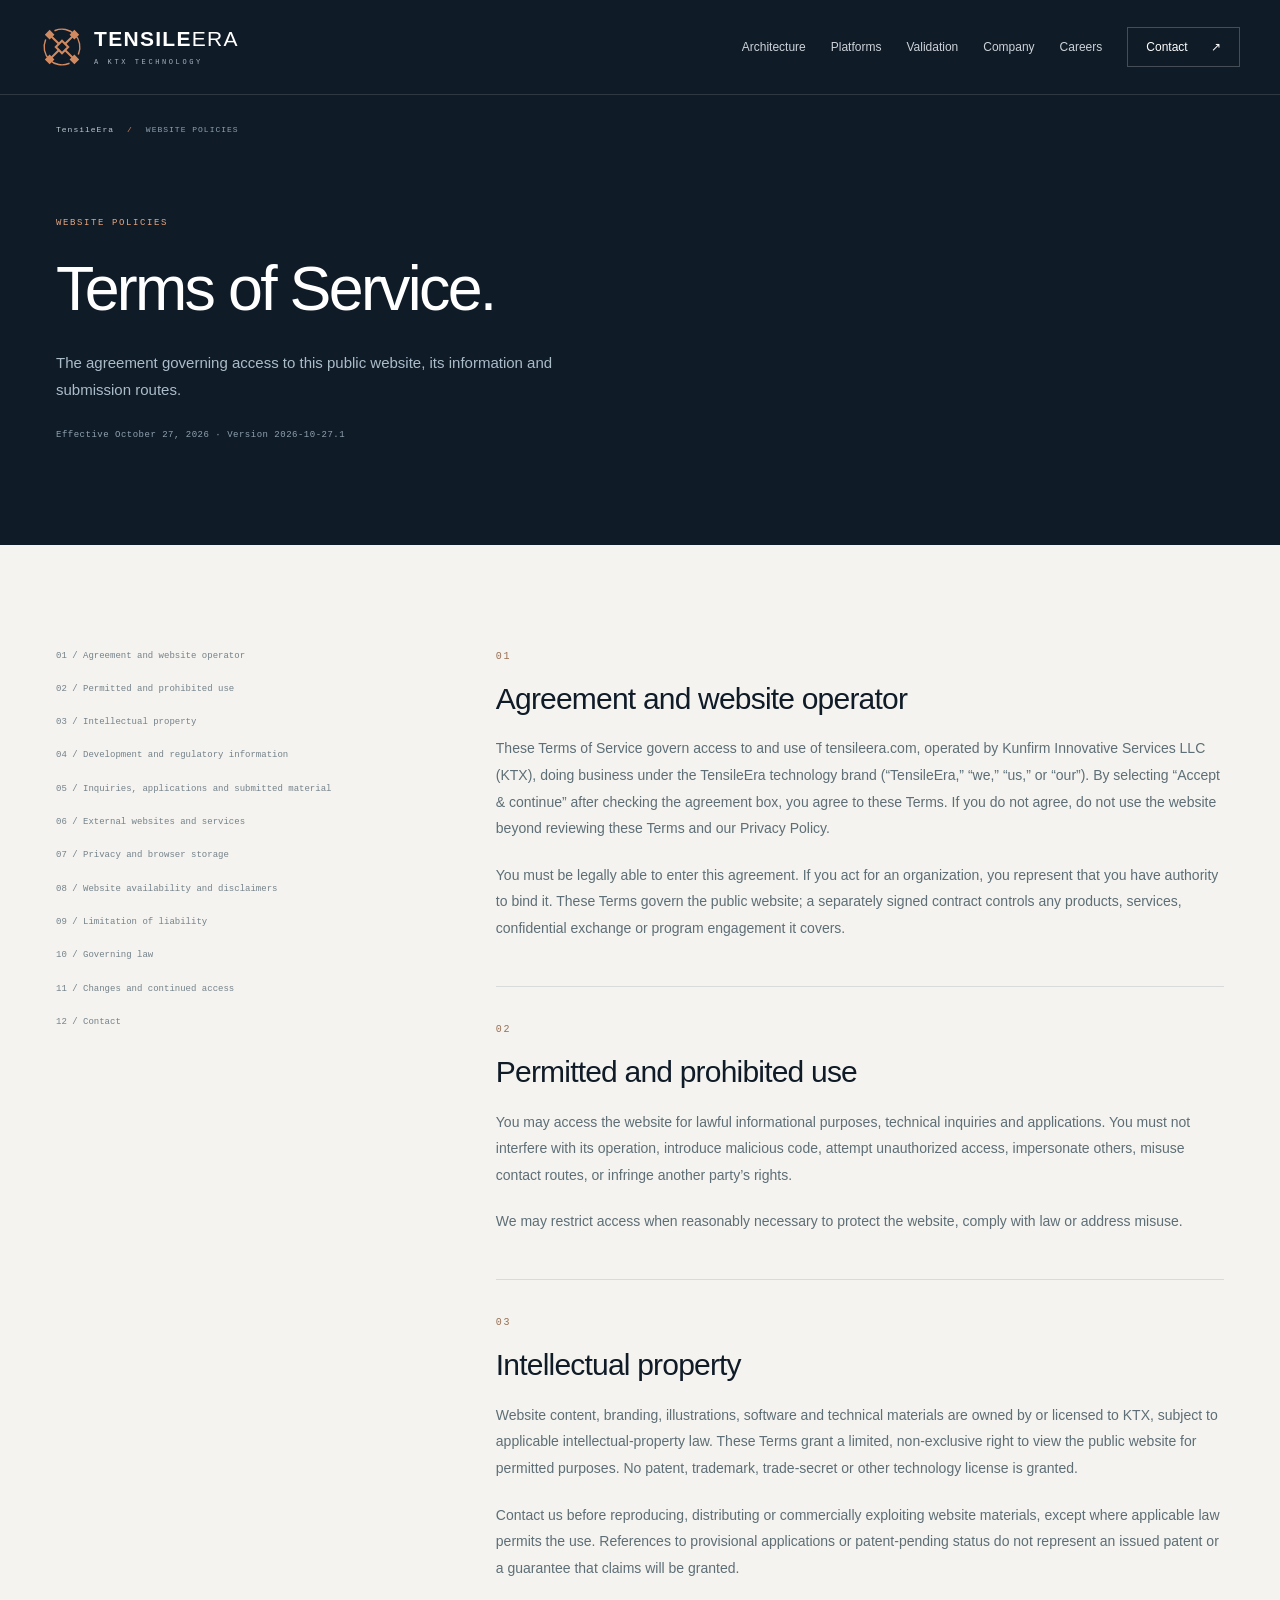
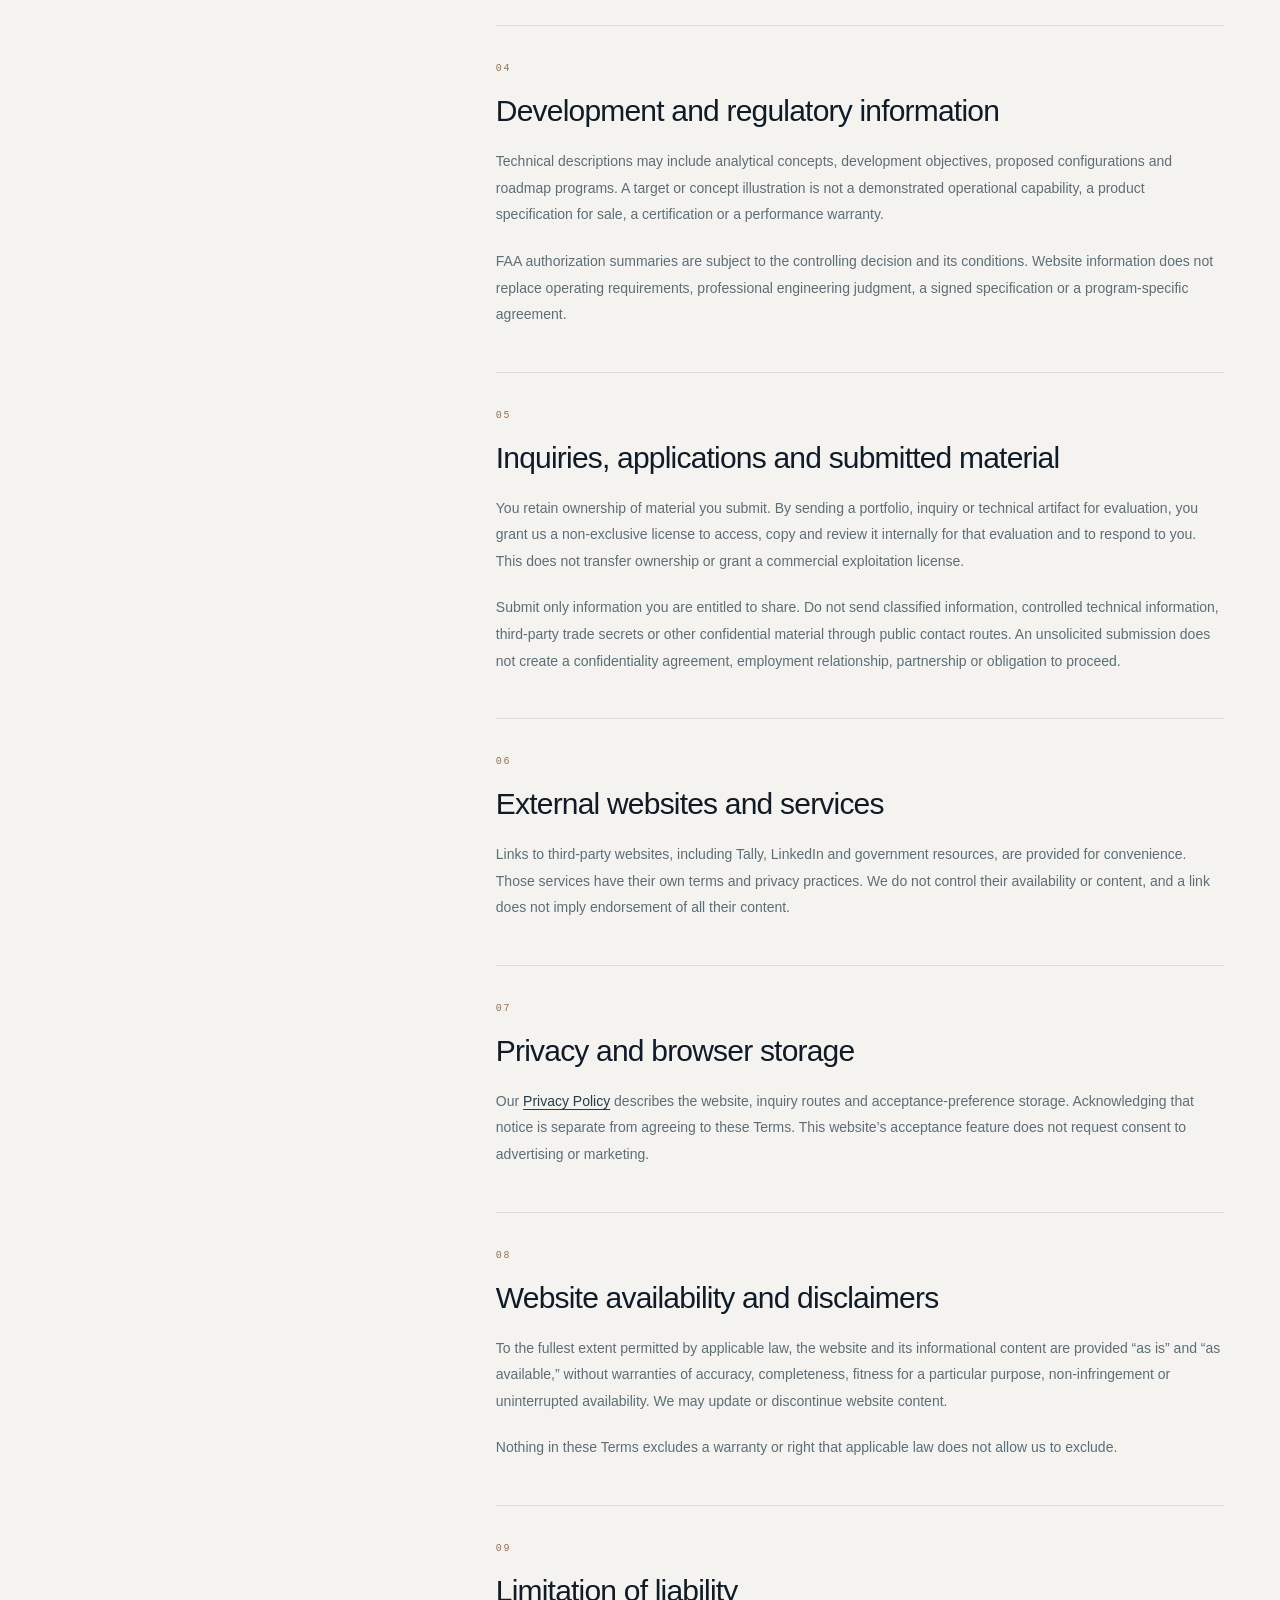
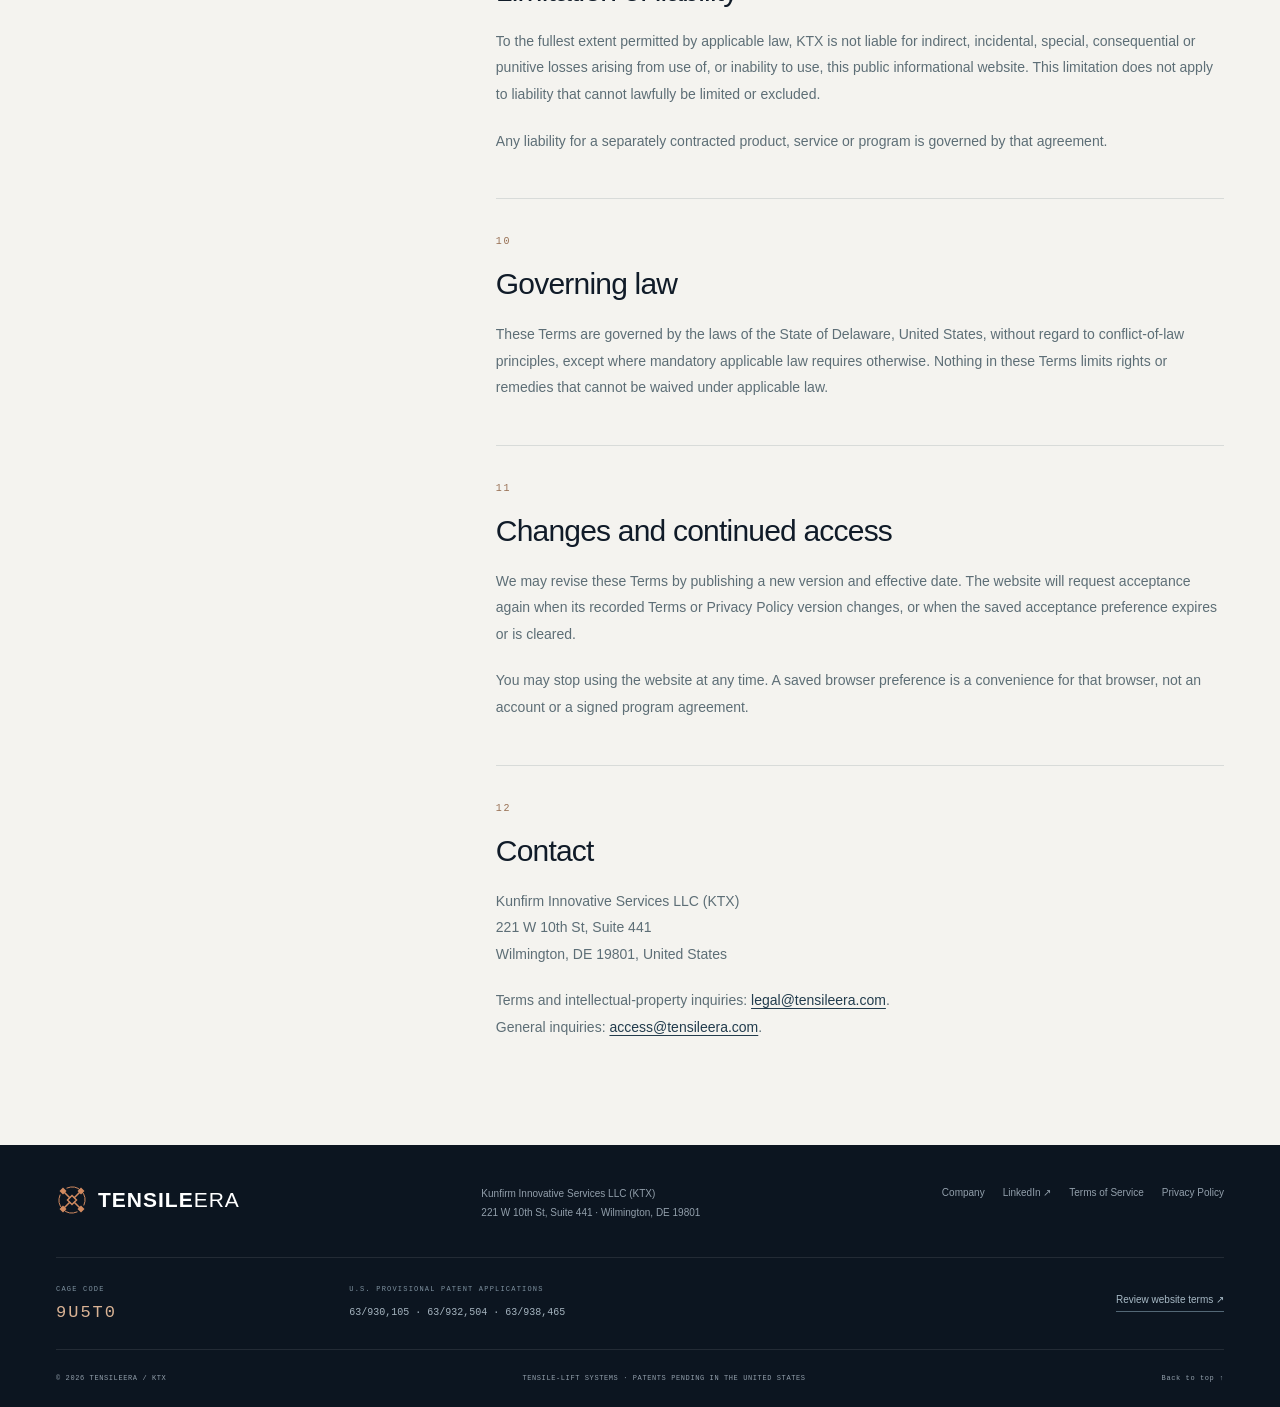
<file: terms.html>
<!doctype html><html lang="en"><head><meta charset="utf-8"><meta name="viewport" content="width=device-width,initial-scale=1"><title>Terms of Service | TensileEra</title><meta name="description" content="Terms for using the TensileEra website and submitting technical work or inquiries."><meta name="theme-color" content="#101b28"><link rel="icon" href="favicon.svg" type="image/svg+xml"><link rel="icon" href="favicon.ico" sizes="any"><link rel="apple-touch-icon" href="apple-touch-icon.png"><link rel="manifest" href="site.webmanifest"><link rel="canonical" href="https://tensileera.com/terms.html"><meta property="og:title" content="Terms of Service | TensileEra"><meta property="og:description" content="Terms for using the TensileEra website and submitting technical work or inquiries."><meta property="og:type" content="website"><meta property="og:url" content="https://tensileera.com/terms.html"><meta property="og:image" content="https://tensileera.com/assets/tensile-platform-concept-v1.webp"><meta name="twitter:card" content="summary_large_image"><link rel="stylesheet" href="assets/site.css"><script src="assets/site.js" defer></script></head><body><a class="skip-link" href="#main">Skip to content</a><header class="site-header"><div class="header-inner"><a class="brand" href="index.html" aria-label="TensileEra home"><img class="brand-symbol" src="assets/brand-mark.svg" width="44" height="44" alt=""><span>TENSILE<span class="brand-light">ERA</span><small>A KTX TECHNOLOGY</small></span></a><button class="menu-toggle" aria-expanded="false" aria-controls="primary-nav"><span class="menu-label">Menu</span><span class="menu-lines" aria-hidden="true"></span></button><nav id="primary-nav" aria-label="Primary navigation"><a href="architecture.html">Architecture</a><a href="platforms.html">Platforms</a><a href="validation.html">Validation</a><a href="company.html">Company</a><a href="join-our-team.html">Careers</a><a class="nav-contact" href="contact.html">Contact <span aria-hidden="true">↗</span></a></nav></div></header><main id="main"><section class="page-hero"><div class="wrap"><div class="breadcrumb"><a href="index.html">TensileEra</a><span>/</span>WEBSITE POLICIES</div><div class="page-hero-grid"><div><p class="eyebrow">WEBSITE POLICIES</p><h1>Terms of Service.</h1><p class="page-lead">The agreement governing access to this public website, its information and submission routes.</p><p class="policy-effective">Effective October 27, 2026 · Version 2026-10-27.1</p></div></div></div></section><section class="section-space"><div class="wrap policy-layout"><aside class="policy-nav" aria-label="Policy sections"><a href="#agreement">01 / Agreement and website operator</a><a href="#permitted-use">02 / Permitted and prohibited use</a><a href="#intellectual-property">03 / Intellectual property</a><a href="#technical-information">04 / Development and regulatory information</a><a href="#submissions">05 / Inquiries, applications and submitted material</a><a href="#external-services">06 / External websites and services</a><a href="#privacy">07 / Privacy and browser storage</a><a href="#disclaimers">08 / Website availability and disclaimers</a><a href="#liability">09 / Limitation of liability</a><a href="#law">10 / Governing law</a><a href="#changes">11 / Changes and continued access</a><a href="#contact">12 / Contact</a></aside><div class="policy-content"><section id="agreement"><span class="eyebrow">01</span><h2>Agreement and website operator</h2><p>These Terms of Service govern access to and use of tensileera.com, operated by Kunfirm Innovative Services LLC (KTX), doing business under the TensileEra technology brand (“TensileEra,” “we,” “us,” or “our”). By selecting “Accept &amp; continue” after checking the agreement box, you agree to these Terms. If you do not agree, do not use the website beyond reviewing these Terms and our Privacy Policy.</p><p>You must be legally able to enter this agreement. If you act for an organization, you represent that you have authority to bind it. These Terms govern the public website; a separately signed contract controls any products, services, confidential exchange or program engagement it covers.</p></section><section id="permitted-use"><span class="eyebrow">02</span><h2>Permitted and prohibited use</h2><p>You may access the website for lawful informational purposes, technical inquiries and applications. You must not interfere with its operation, introduce malicious code, attempt unauthorized access, impersonate others, misuse contact routes, or infringe another party’s rights.</p><p>We may restrict access when reasonably necessary to protect the website, comply with law or address misuse.</p></section><section id="intellectual-property"><span class="eyebrow">03</span><h2>Intellectual property</h2><p>Website content, branding, illustrations, software and technical materials are owned by or licensed to KTX, subject to applicable intellectual-property law. These Terms grant a limited, non-exclusive right to view the public website for permitted purposes. No patent, trademark, trade-secret or other technology license is granted.</p><p>Contact us before reproducing, distributing or commercially exploiting website materials, except where applicable law permits the use. References to provisional applications or patent-pending status do not represent an issued patent or a guarantee that claims will be granted.</p></section><section id="technical-information"><span class="eyebrow">04</span><h2>Development and regulatory information</h2><p>Technical descriptions may include analytical concepts, development objectives, proposed configurations and roadmap programs. A target or concept illustration is not a demonstrated operational capability, a product specification for sale, a certification or a performance warranty.</p><p>FAA authorization summaries are subject to the controlling decision and its conditions. Website information does not replace operating requirements, professional engineering judgment, a signed specification or a program-specific agreement.</p></section><section id="submissions"><span class="eyebrow">05</span><h2>Inquiries, applications and submitted material</h2><p>You retain ownership of material you submit. By sending a portfolio, inquiry or technical artifact for evaluation, you grant us a non-exclusive license to access, copy and review it internally for that evaluation and to respond to you. This does not transfer ownership or grant a commercial exploitation license.</p><p>Submit only information you are entitled to share. Do not send classified information, controlled technical information, third-party trade secrets or other confidential material through public contact routes. An unsolicited submission does not create a confidentiality agreement, employment relationship, partnership or obligation to proceed.</p></section><section id="external-services"><span class="eyebrow">06</span><h2>External websites and services</h2><p>Links to third-party websites, including Tally, LinkedIn and government resources, are provided for convenience. Those services have their own terms and privacy practices. We do not control their availability or content, and a link does not imply endorsement of all their content.</p></section><section id="privacy"><span class="eyebrow">07</span><h2>Privacy and browser storage</h2><p>Our <a href="privacy.html">Privacy Policy</a> describes the website, inquiry routes and acceptance-preference storage. Acknowledging that notice is separate from agreeing to these Terms. This website’s acceptance feature does not request consent to advertising or marketing.</p></section><section id="disclaimers"><span class="eyebrow">08</span><h2>Website availability and disclaimers</h2><p>To the fullest extent permitted by applicable law, the website and its informational content are provided “as is” and “as available,” without warranties of accuracy, completeness, fitness for a particular purpose, non-infringement or uninterrupted availability. We may update or discontinue website content.</p><p>Nothing in these Terms excludes a warranty or right that applicable law does not allow us to exclude.</p></section><section id="liability"><span class="eyebrow">09</span><h2>Limitation of liability</h2><p>To the fullest extent permitted by applicable law, KTX is not liable for indirect, incidental, special, consequential or punitive losses arising from use of, or inability to use, this public informational website. This limitation does not apply to liability that cannot lawfully be limited or excluded.</p><p>Any liability for a separately contracted product, service or program is governed by that agreement.</p></section><section id="law"><span class="eyebrow">10</span><h2>Governing law</h2><p>These Terms are governed by the laws of the State of Delaware, United States, without regard to conflict-of-law principles, except where mandatory applicable law requires otherwise. Nothing in these Terms limits rights or remedies that cannot be waived under applicable law.</p></section><section id="changes"><span class="eyebrow">11</span><h2>Changes and continued access</h2><p>We may revise these Terms by publishing a new version and effective date. The website will request acceptance again when its recorded Terms or Privacy Policy version changes, or when the saved acceptance preference expires or is cleared.</p><p>You may stop using the website at any time. A saved browser preference is a convenience for that browser, not an account or a signed program agreement.</p></section><section id="contact"><span class="eyebrow">12</span><h2>Contact</h2><p>Kunfirm Innovative Services LLC (KTX)<br>221 W 10th St, Suite 441<br>Wilmington, DE 19801, United States</p><p>Terms and intellectual-property inquiries: <a href="mailto:legal@tensileera.com">legal@tensileera.com</a>.<br>General inquiries: <a href="mailto:access@tensileera.com">access@tensileera.com</a>.</p></section></div></div></section></main><footer class="site-footer"><div class="wrap"><div class="footer-top"><a class="footer-wordmark" href="index.html"><img src="assets/brand-mark.svg" width="32" height="32" alt="">TENSILE<span>ERA</span></a><p>Kunfirm Innovative Services LLC (KTX)<br>221 W 10th St, Suite 441 · Wilmington, DE 19801</p><div class="footer-links"><a href="company.html">Company</a><a href="https://www.linkedin.com/company/tensileera/" target="_blank" rel="noopener noreferrer">LinkedIn ↗</a><a href="terms.html">Terms of Service</a><a href="privacy.html">Privacy Policy</a></div></div><div class="footer-credentials"><div><span>CAGE CODE</span><strong>9U5T0</strong></div><div class="footer-patent-record"><span>U.S. PROVISIONAL PATENT APPLICATIONS</span><p>63/930,105 · 63/932,504 · 63/938,465</p></div><button class="review-terms" type="button" data-review-terms>Review website terms ↗</button></div><div class="footer-bottom"><span>© 2026 TENSILEERA / KTX</span><span>TENSILE-LIFT SYSTEMS · PATENTS PENDING IN THE UNITED STATES</span><a href="#main">Back to top ↑</a></div></div></footer><dialog class="terms-dialog" id="website-terms-dialog" aria-labelledby="terms-dialog-title" aria-describedby="terms-dialog-description"><div class="terms-dialog-head"><img src="assets/brand-mark.svg" alt="" width="36" height="36"><span>TENSILEERA / WEBSITE ACCESS</span></div><form id="website-terms-form"><div class="terms-dialog-body"><p class="eyebrow">BEFORE YOU CONTINUE</p><h2 id="terms-dialog-title">Website terms.</h2><p id="terms-dialog-description">Please review our Terms of Service and Privacy Policy before using the website.</p><div class="terms-policy-links"><a href="terms.html" target="_blank" rel="noopener noreferrer">Terms of Service <span aria-hidden="true">↗</span></a><a href="privacy.html" target="_blank" rel="noopener noreferrer">Privacy Policy <span aria-hidden="true">↗</span></a></div><label class="terms-checkbox"><input id="website-terms-agree" type="checkbox" required><span>I agree to the <a href="terms.html" target="_blank" rel="noopener noreferrer">Terms of Service</a> and acknowledge that I have been provided the <a href="privacy.html" target="_blank" rel="noopener noreferrer">Privacy Policy</a>.</span></label><p class="terms-declined" id="website-terms-declined" role="status" hidden>You have not accepted the Terms. You can review the policies above, choose to accept, or <a href="about:blank">leave this site</a>.</p><div class="terms-dialog-actions"><button class="button button-copper" id="website-terms-accept" type="submit" disabled>Accept &amp; continue <span aria-hidden="true">→</span></button><button class="terms-decline" id="website-terms-decline" type="button">Decline</button></div><p class="terms-dialog-note">Your acceptance is remembered in this browser for up to 12 months. It does not opt you into marketing or advertising.</p><p class="terms-dialog-version">TERMS &amp; PRIVACY / VERSION 2026-10-27.1</p></div></form></dialog></body></html>
</file>
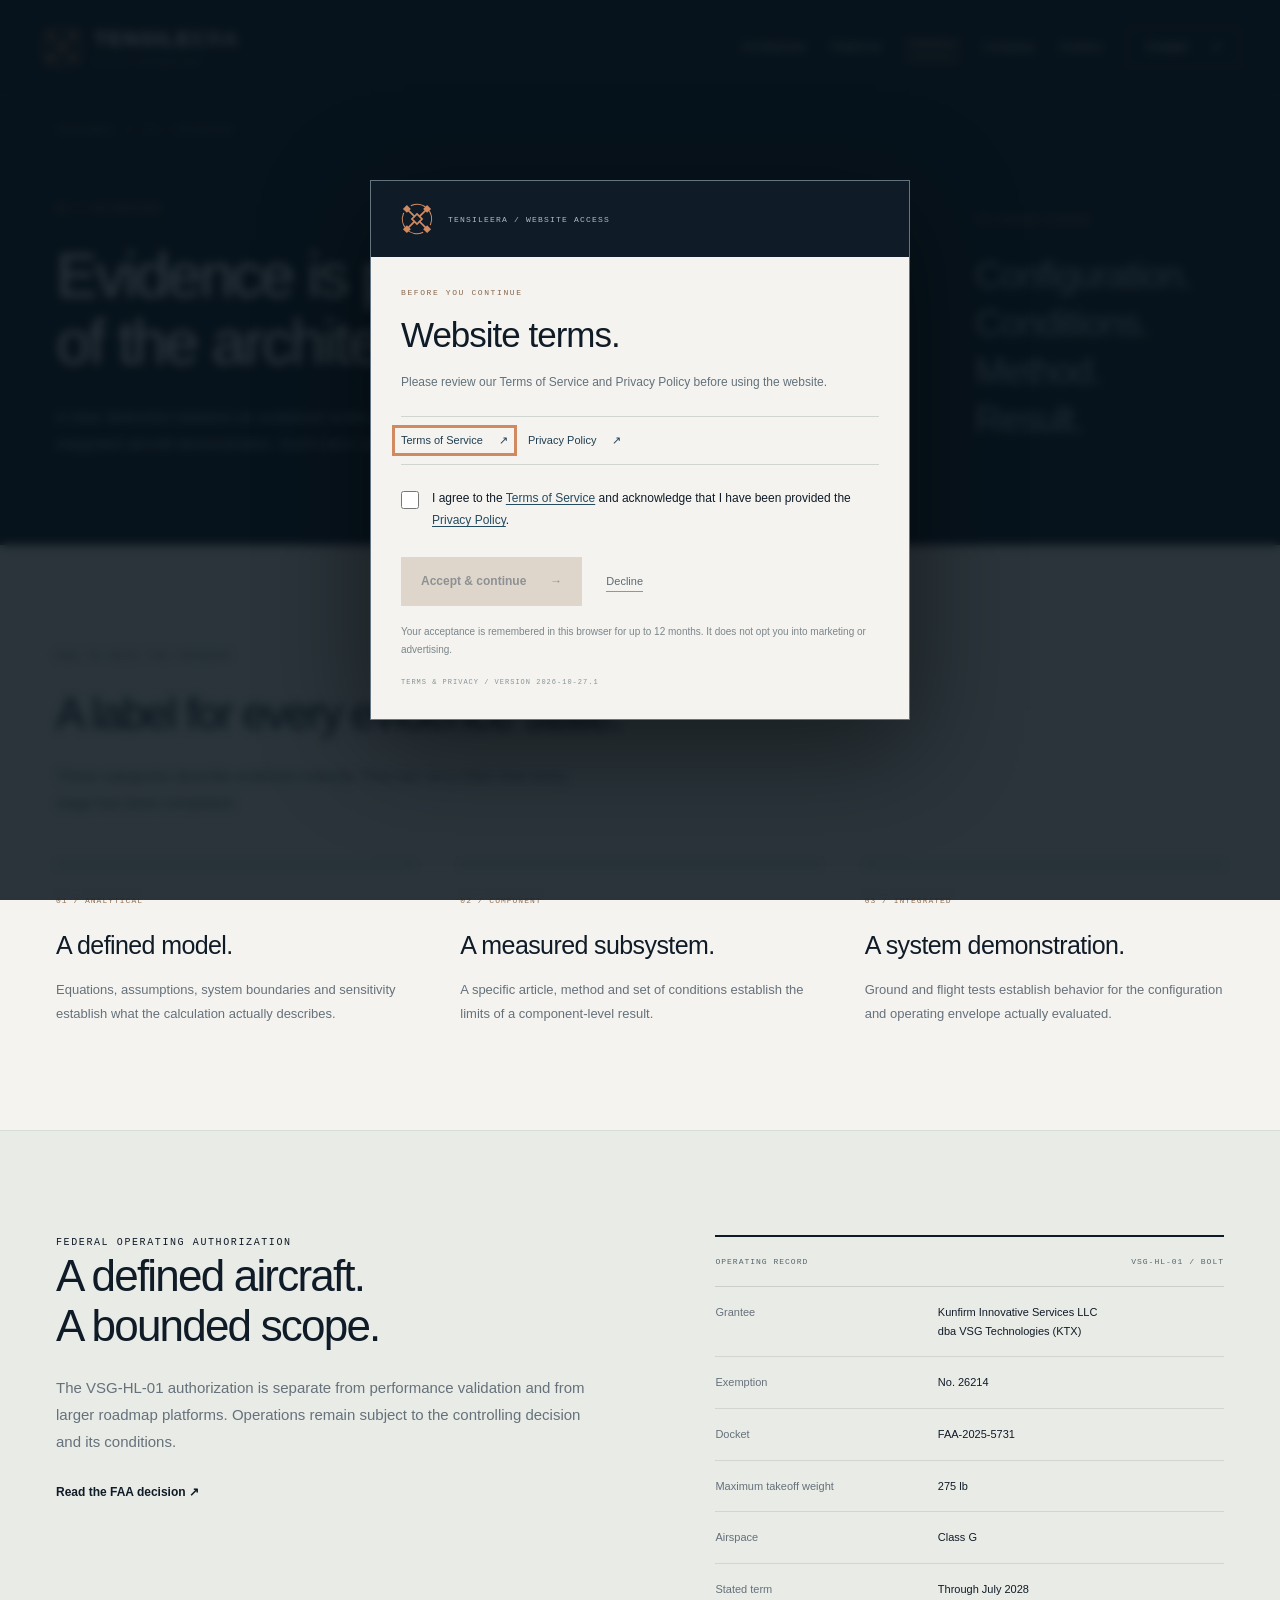
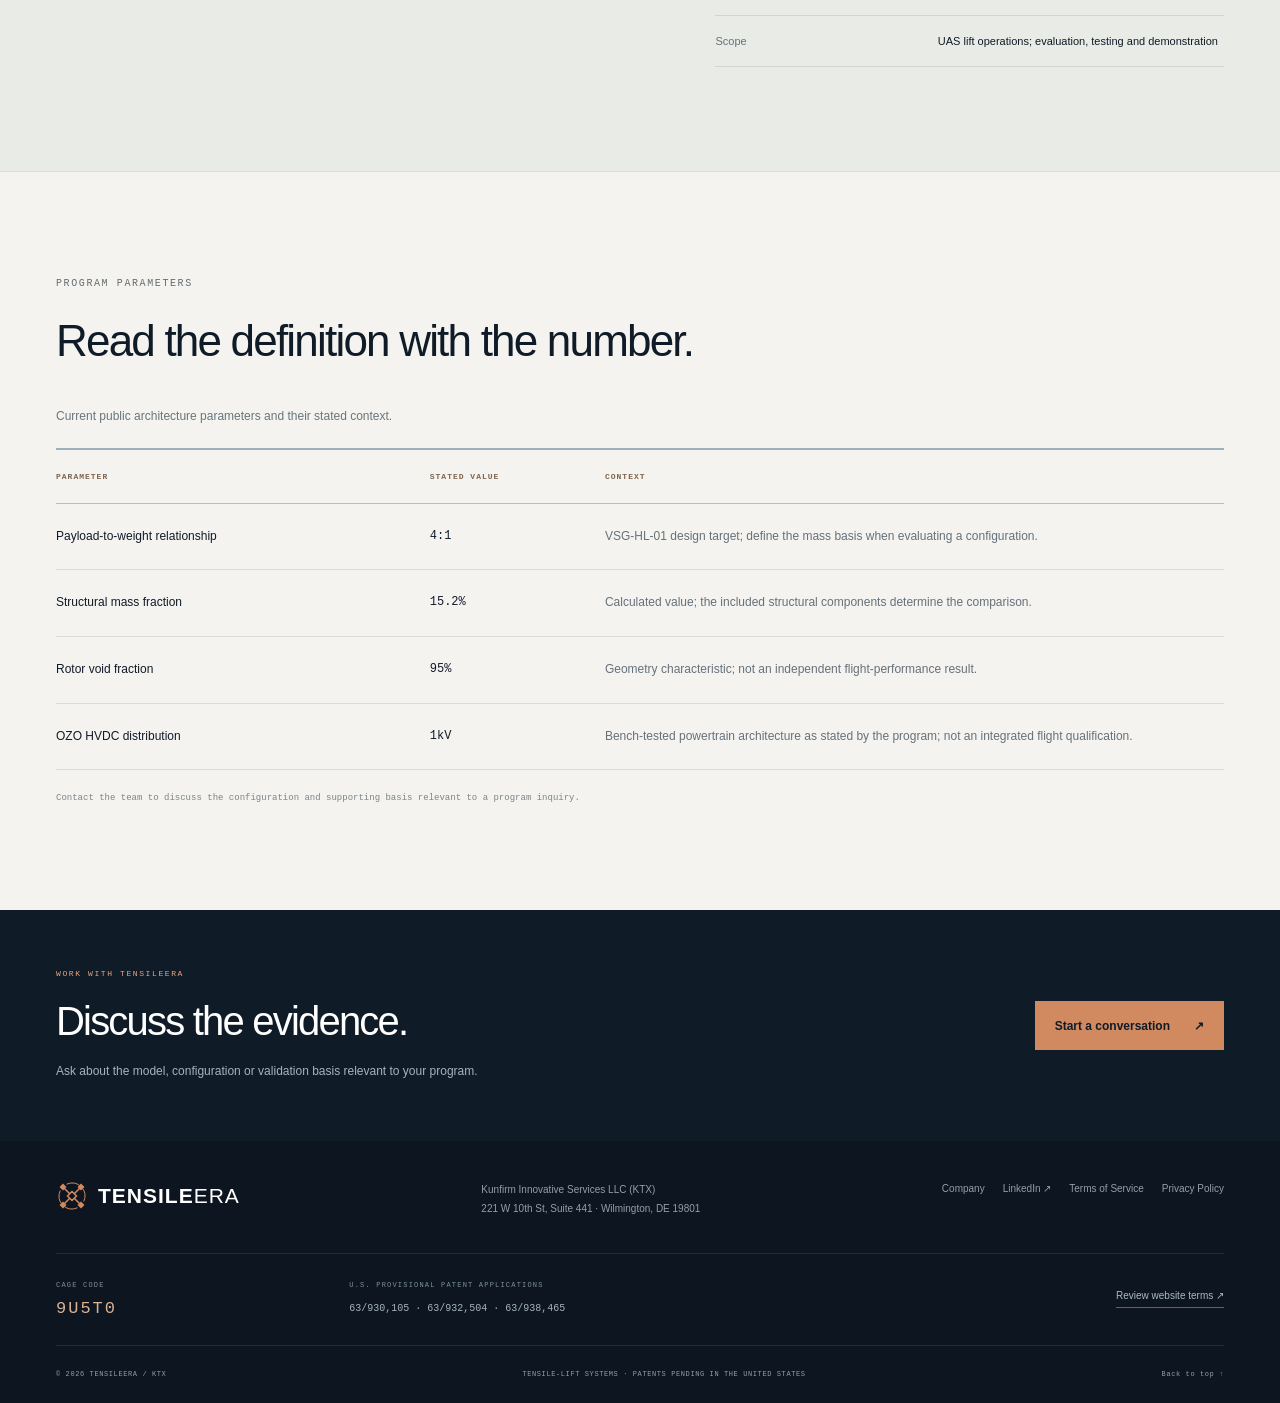
<file: validation.html>
<!doctype html><html lang="en"><head><meta charset="utf-8"><meta name="viewport" content="width=device-width,initial-scale=1"><title>Validation | TensileEra</title><meta name="description" content="Understand TensileEra’s evidence categories, public architecture parameters and VSG-HL-01 operating authorization."><meta name="theme-color" content="#101b28"><link rel="icon" href="favicon.svg" type="image/svg+xml"><link rel="icon" href="favicon.ico" sizes="any"><link rel="apple-touch-icon" href="apple-touch-icon.png"><link rel="manifest" href="site.webmanifest"><link rel="canonical" href="https://tensileera.com/validation.html"><meta property="og:title" content="Validation | TensileEra"><meta property="og:description" content="Understand TensileEra’s evidence categories, public architecture parameters and VSG-HL-01 operating authorization."><meta property="og:type" content="website"><meta property="og:url" content="https://tensileera.com/validation.html"><meta property="og:image" content="https://tensileera.com/assets/tensile-platform-concept-v1.webp"><meta name="twitter:card" content="summary_large_image"><link rel="stylesheet" href="assets/site.css"><script src="assets/site.js" defer></script></head><body><a class="skip-link" href="#main">Skip to content</a><header class="site-header"><div class="header-inner"><a class="brand" href="index.html" aria-label="TensileEra home"><img class="brand-symbol" src="assets/brand-mark.svg" width="44" height="44" alt=""><span>TENSILE<span class="brand-light">ERA</span><small>A KTX TECHNOLOGY</small></span></a><button class="menu-toggle" aria-expanded="false" aria-controls="primary-nav"><span class="menu-label">Menu</span><span class="menu-lines" aria-hidden="true"></span></button><nav id="primary-nav" aria-label="Primary navigation"><a href="architecture.html">Architecture</a><a href="platforms.html">Platforms</a><a href="validation.html" aria-current="page">Validation</a><a href="company.html">Company</a><a href="join-our-team.html">Careers</a><a class="nav-contact" href="contact.html">Contact <span aria-hidden="true">↗</span></a></nav></div></header><main id="main"><section class="page-hero"><div class="wrap"><div class="breadcrumb"><a href="index.html">TensileEra</a><span>/</span>03 / VALIDATION</div><div class="page-hero-grid"><div><p class="eyebrow">03 / VALIDATION</p><h1>Evidence is part<br>of the architecture.</h1><p class="page-lead">A clear distinction between an analytical model, a component result and an integrated aircraft demonstration. Each claim needs a defined scope.</p></div><div class="hero-aside-note"><span class="eyebrow">THE PROGRAM STANDARD</span><p>Configuration.<br>Conditions.<br>Method.<br>Result.</p></div></div></div></section><section class="section-space"><div class="wrap"><div class="section-heading"><p class="eyebrow">HOW TO READ THE PROGRAM</p><h2>A label for every evidence state.</h2><p class="section-intro">These categories describe evidence maturity. They are not a claim that every stage has been completed.</p></div><div class="evidence-grid"><article><span>01 / ANALYTICAL</span><h3>A defined model.</h3><p>Equations, assumptions, system boundaries and sensitivity establish what the calculation actually describes.</p></article><article><span>02 / COMPONENT</span><h3>A measured subsystem.</h3><p>A specific article, method and set of conditions establish the limits of a component-level result.</p></article><article><span>03 / INTEGRATED</span><h3>A system demonstration.</h3><p>Ground and flight tests establish behavior for the configuration and operating envelope actually evaluated.</p></article></div></div></section><section class="section-space alternate-section" id="authorization"><div class="wrap validation-layout"><div><p class="eyebrow">FEDERAL OPERATING AUTHORIZATION</p><h2>A defined aircraft.<br>A bounded scope.</h2><p class="section-intro">The VSG-HL-01 authorization is separate from performance validation and from larger roadmap platforms. Operations remain subject to the controlling decision and its conditions.</p><a class="text-link dark-link" href="https://www.regulations.gov/document/FAA-2025-5731-0004" target="_blank" rel="noopener noreferrer">Read the FAA decision ↗</a></div><div class="validation-register"><div class="register-header"><span>OPERATING RECORD</span><span>VSG-HL-01 / BOLT</span></div><dl><div><dt>Grantee</dt><dd>Kunfirm Innovative Services LLC<br>dba VSG Technologies (KTX)</dd></div><div><dt>Exemption</dt><dd>No. 26214</dd></div><div><dt>Docket</dt><dd>FAA-2025-5731</dd></div><div><dt>Maximum takeoff weight</dt><dd>275 lb</dd></div><div><dt>Airspace</dt><dd>Class G</dd></div><div><dt>Stated term</dt><dd>Through July 2028</dd></div><div><dt>Scope</dt><dd>UAS lift operations; evaluation, testing and demonstration</dd></div></dl></div></div></section><section class="section-space"><div class="wrap"><div class="section-heading"><p class="eyebrow">PROGRAM PARAMETERS</p><h2>Read the definition with the number.</h2></div><div class="responsive-table"><table class="evidence-table"><caption>Current public architecture parameters and their stated context.</caption><thead><tr><th scope="col">Parameter</th><th scope="col">Stated value</th><th scope="col">Context</th></tr></thead><tbody><tr><th scope="row">Payload-to-weight relationship</th><td>4:1</td><td>VSG-HL-01 design target; define the mass basis when evaluating a configuration.</td></tr><tr><th scope="row">Structural mass fraction</th><td>15.2%</td><td>Calculated value; the included structural components determine the comparison.</td></tr><tr><th scope="row">Rotor void fraction</th><td>95%</td><td>Geometry characteristic; not an independent flight-performance result.</td></tr><tr><th scope="row">OZO HVDC distribution</th><td>1kV</td><td>Bench-tested powertrain architecture as stated by the program; not an integrated flight qualification.</td></tr></tbody></table></div><p class="table-note">Contact the team to discuss the configuration and supporting basis relevant to a program inquiry.</p></div></section><section class="page-cta"><div class="wrap"><div><p class="eyebrow">WORK WITH TENSILEERA</p><h2>Discuss the evidence.</h2><p>Ask about the model, configuration or validation basis relevant to your program.</p></div><a class="button button-copper" href="contact.html">Start a conversation <span aria-hidden="true">↗</span></a></div></section></main><footer class="site-footer"><div class="wrap"><div class="footer-top"><a class="footer-wordmark" href="index.html"><img src="assets/brand-mark.svg" width="32" height="32" alt="">TENSILE<span>ERA</span></a><p>Kunfirm Innovative Services LLC (KTX)<br>221 W 10th St, Suite 441 · Wilmington, DE 19801</p><div class="footer-links"><a href="company.html">Company</a><a href="https://www.linkedin.com/company/tensileera/" target="_blank" rel="noopener noreferrer">LinkedIn ↗</a><a href="terms.html">Terms of Service</a><a href="privacy.html">Privacy Policy</a></div></div><div class="footer-credentials"><div><span>CAGE CODE</span><strong>9U5T0</strong></div><div class="footer-patent-record"><span>U.S. PROVISIONAL PATENT APPLICATIONS</span><p>63/930,105 · 63/932,504 · 63/938,465</p></div><button class="review-terms" type="button" data-review-terms>Review website terms ↗</button></div><div class="footer-bottom"><span>© 2026 TENSILEERA / KTX</span><span>TENSILE-LIFT SYSTEMS · PATENTS PENDING IN THE UNITED STATES</span><a href="#main">Back to top ↑</a></div></div></footer><dialog class="terms-dialog" id="website-terms-dialog" aria-labelledby="terms-dialog-title" aria-describedby="terms-dialog-description"><div class="terms-dialog-head"><img src="assets/brand-mark.svg" alt="" width="36" height="36"><span>TENSILEERA / WEBSITE ACCESS</span></div><form id="website-terms-form"><div class="terms-dialog-body"><p class="eyebrow">BEFORE YOU CONTINUE</p><h2 id="terms-dialog-title">Website terms.</h2><p id="terms-dialog-description">Please review our Terms of Service and Privacy Policy before using the website.</p><div class="terms-policy-links"><a href="terms.html" target="_blank" rel="noopener noreferrer">Terms of Service <span aria-hidden="true">↗</span></a><a href="privacy.html" target="_blank" rel="noopener noreferrer">Privacy Policy <span aria-hidden="true">↗</span></a></div><label class="terms-checkbox"><input id="website-terms-agree" type="checkbox" required><span>I agree to the <a href="terms.html" target="_blank" rel="noopener noreferrer">Terms of Service</a> and acknowledge that I have been provided the <a href="privacy.html" target="_blank" rel="noopener noreferrer">Privacy Policy</a>.</span></label><p class="terms-declined" id="website-terms-declined" role="status" hidden>You have not accepted the Terms. You can review the policies above, choose to accept, or <a href="about:blank">leave this site</a>.</p><div class="terms-dialog-actions"><button class="button button-copper" id="website-terms-accept" type="submit" disabled>Accept &amp; continue <span aria-hidden="true">→</span></button><button class="terms-decline" id="website-terms-decline" type="button">Decline</button></div><p class="terms-dialog-note">Your acceptance is remembered in this browser for up to 12 months. It does not opt you into marketing or advertising.</p><p class="terms-dialog-version">TERMS &amp; PRIVACY / VERSION 2026-10-27.1</p></div></form></dialog></body></html>
</file>
<file: assets/site.css>
@charset "UTF-8";
:root{--ink:#101b28;--ink-2:#172635;--paper:#f4f3ef;--white:#fff;--copper:#d18a60;--copper-light:#e8a57e;--muted:#65717b;--line:#d8dbd9;--mono:"SFMono-Regular",Consolas,"Liberation Mono",monospace;--sans:Arial,Helvetica,sans-serif}
*{box-sizing:border-box}html{scroll-behavior:smooth;scroll-padding-top:100px}body{margin:0;color:var(--ink);background:var(--paper);font-family:var(--sans);-webkit-font-smoothing:antialiased}a{color:inherit;text-decoration:none}button{font:inherit}a,button{-webkit-tap-highlight-color:transparent}a:focus-visible,button:focus-visible{outline:3px solid var(--copper);outline-offset:6px}img{max-width:100%;display:block}h1,h2,h3,p,figure{margin:0}.wrap{width:min(1320px,calc(100% - 112px));margin:auto}.skip-link{position:fixed;left:20px;top:-100px;background:var(--white);padding:16px;z-index:100}.skip-link:focus{top:12px}.site-header{background:var(--ink);color:#fff;border-bottom:1px solid #ffffff20;position:sticky;top:0;z-index:20}.header-inner{height:94px;width:min(1440px,calc(100% - 80px));margin:auto;display:flex;align-items:center;justify-content:space-between}.brand{display:flex;gap:12px;align-items:center}.brand svg{width:37px;fill:none;stroke:var(--copper);stroke-width:1.4}.brand>span{font-size:22px;font-weight:800;letter-spacing:1.3px;line-height:1}.brand-light{font-weight:400}.brand small{display:block;font:8px var(--mono);color:#a7b3bf;letter-spacing:2.7px;margin-top:9px}nav{display:flex;align-items:center;gap:32px}nav a{font-size:12px;color:#ccd2d8;transition:color .2s}nav a:hover{color:#fff}.nav-contact{border:1px solid #ffffff38;padding:12px 18px;color:white}.nav-contact span{margin-left:20px}.menu-toggle{display:none}.hero{color:white;background:var(--ink);overflow:hidden}.hero-topline{display:flex;justify-content:space-between;padding:29px 0;font:9px var(--mono);letter-spacing:1.4px;color:#9eacb8}.status-dot{display:inline-block;width:5px;height:5px;border-radius:50%;background:var(--copper);vertical-align:middle;margin-right:9px}.hero-layout{display:grid;grid-template-columns:1.12fr 1fr;align-items:center;gap:30px;min-height:570px;padding:32px 0 60px}.eyebrow{font:10px/1.6 var(--mono);letter-spacing:1.6px;font-weight:500}.hero .eyebrow{color:var(--copper-light);margin-bottom:26px}h1{font-size:clamp(46px,5.2vw,76px);letter-spacing:-3px;line-height:1.04;font-weight:700}h1>span{font-weight:400;color:#b8c4ce}.hero-description{max-width:420px;font-size:17px;line-height:1.65;color:#b9c4ce;margin-top:28px}.hero-actions{display:flex;align-items:center;gap:30px;margin-top:35px}.button{display:inline-flex;justify-content:space-between;gap:24px;align-items:center;min-height:49px;padding:16px 20px;font-size:12px;font-weight:600;transition:background .2s}.button-copper{background:var(--copper);color:var(--ink)}.button-copper:hover{background:var(--copper-light)}.text-link{font-size:12px;display:inline-flex;align-items:center;gap:14px}.text-link:hover{text-decoration:underline;text-underline-offset:5px}.hero-footnote{display:flex;gap:12px;align-items:center;margin-top:55px;font:8px var(--mono);letter-spacing:1.4px;color:#899aa9}.tiny-cross{font-size:20px;font-weight:300;color:var(--copper)}.hero-figure{position:relative;border:1px solid #ffffff1a;background:radial-gradient(ellipse at center,#25415245,transparent 70%)}.figure-heading{display:flex;justify-content:space-between;padding:18px 20px;font:8px var(--mono);letter-spacing:1px;color:#91a2b1}.hero-figure img{width:100%;height:auto}.hero-figure figcaption{display:flex;justify-content:space-between;gap:10px;border-top:1px solid #ffffff1a;padding:15px 20px;font:7px/1.5 var(--mono);letter-spacing:.5px;color:#91a2b1}.hero-bottom{display:flex;justify-content:space-between;gap:20px;border-top:1px solid #ffffff20;padding:22px 0;font:8px var(--mono);letter-spacing:1.2px;color:#91a2b1}.hero-bottom a{color:#d9e0e6}.hero-bottom a span{margin-left:22px}.authorization{background:#e9e8e2;border-bottom:1px solid #d5d6d0;scroll-margin-top:94px}.authorization-inner{display:grid;grid-template-columns:40px 1fr auto;align-items:center;gap:26px;padding:30px 0}.authorization-mark svg{width:33px;fill:none;stroke:#8c654a;stroke-width:1.3}.authorization .eyebrow{font-size:8px;color:#826147;margin-bottom:7px}.authorization h2{font-size:15px;line-height:1.4;font-weight:600}.authorization h2 span{font-size:12px;font-weight:400;color:#5b6267}.authorization p:not(.eyebrow){font-size:12px;line-height:1.6;margin-top:4px}.authorization .auth-scope{color:#69716f;font-size:10px!important;max-width:720px}.document-link{font-size:11px;white-space:nowrap;border-bottom:1px solid #aeb4ae;padding-bottom:7px}.document-link span{margin-left:18px}.section-space{padding:104px 0}.section-number{color:#aa7454;margin-right:16px}.section-heading .eyebrow,.validation .eyebrow{margin-bottom:24px;color:#646c70}h2{font-size:44px;line-height:1.13;letter-spacing:-1.8px;font-weight:500}.section-intro{font-size:15px;line-height:1.8;color:var(--muted);max-width:550px;margin-top:24px}.architecture-detail{display:grid;grid-template-columns:1fr 1.2fr;gap:100px;margin-top:62px}.principle-panel{padding:32px;background:#e7e9e4;border:1px solid #d7dcd5;align-self:start;position:sticky;top:125px}.panel-label,.panel-bottom{font:8px/1.7 var(--mono);letter-spacing:1px;color:#63736b}.formula{font-size:65px;letter-spacing:-3px;margin:47px 0 30px;font-weight:400}.formula sup{font-size:32px}.principle-panel>p{font-size:17px;line-height:1.6}.principle-rule{height:1px;background:#c8d0c8;margin:28px 0}.principle-panel .fine-print{font-size:12px;color:#65716b;line-height:1.8}.panel-bottom{display:block;font-size:7px;margin-top:38px}.technology-list article{position:relative;border-top:1px solid var(--line);padding:25px 0}.technology-list article:first-child{padding-top:0;border:0}.technology-index{font:8px var(--mono);letter-spacing:1.5px;color:#907057}.technology-list h3{font-size:24px;font-weight:500;letter-spacing:-.7px;margin:12px 0}.technology-list p{font-size:13px;line-height:1.8;color:var(--muted);max-width:510px}.metrics-section{background:var(--ink-2);color:white;padding:58px 0 34px}.metrics-heading{display:flex;align-items:baseline;gap:30px;flex-wrap:wrap}.metrics-heading .eyebrow{color:var(--copper-light);font-size:8px}.metrics-heading h2{font-size:25px;letter-spacing:-.6px}.metrics-heading>p{font-size:11px;color:#a5b2bd;margin-left:auto}.metrics-grid{display:grid;grid-template-columns:repeat(4,1fr);margin-top:40px;border-top:1px solid #ffffff25;border-bottom:1px solid #ffffff25}.metric{padding:28px 24px 28px 0}.metric+.metric{border-left:1px solid #ffffff25;padding-left:30px}.metric-tag{font:7px var(--mono);letter-spacing:1.4px;color:var(--copper-light)}.metric strong{display:block;font-size:63px;font-weight:400;letter-spacing:-2px;margin:13px 0}.metric strong>span{font-size:35px;letter-spacing:-1px}.metric p{font-size:12px;line-height:1.7;color:#bcc7cf}.metrics-note{font:8px/1.7 var(--mono);color:#8c9eac;margin-top:21px}.platform-heading{display:flex;justify-content:space-between;align-items:end;gap:60px}.platform-heading .section-intro{max-width:330px;font-size:13px;margin-bottom:2px}.platform-table{margin-top:49px;border-top:1px solid #a9b2b8}.platform-row{display:grid;grid-template-columns:1fr 1.4fr 1fr 1fr;gap:20px;align-items:center;padding:32px 0;border-bottom:1px solid var(--line)}.platform-code{font:12px var(--mono);font-weight:600;position:relative}.platform-code>span{font:8px var(--mono);color:#8d9599;display:block;margin-top:10px}.platform-row h3{font-size:27px;font-weight:500;letter-spacing:-.5px;margin-bottom:8px}.platform-row p{font-size:12px;color:var(--muted)}.platform-state{font:7px var(--mono);letter-spacing:1px;border:1px solid #bec9c0;background:#e6ebe5;padding:7px 9px;justify-self:start;white-space:nowrap}.platform-state.roadmap{background:transparent;border-color:#c7c7c1;color:#777b7b}.platform-category{font:8px var(--mono);letter-spacing:1px;justify-self:end;color:#737e83}.featured{position:relative}.featured:before{content:"";position:absolute;left:-18px;top:28px;bottom:28px;width:3px;background:var(--copper)}.table-note{font:9px/1.8 var(--mono);color:#7c8588;max-width:850px;margin-top:20px}.validation{border-top:1px solid var(--line);background:#ebece7}.validation-layout{display:grid;grid-template-columns:1.1fr 1fr;gap:100px}.validation .section-intro{font-size:14px;max-width:430px}.dark-link{margin-top:30px;font-weight:600}.validation-register{border-top:2px solid var(--ink)}.register-header{display:flex;justify-content:space-between;gap:10px;font:8px var(--mono);letter-spacing:1px;border-bottom:1px solid #c9ceca;padding:20px 0;color:#56656b}.validation-register dl{margin:0}.validation-register dl>div{display:grid;grid-template-columns:1fr 1.4fr;gap:18px;padding:16px 0;border-bottom:1px solid #d1d6d0;font-size:11px;line-height:1.7}.validation-register dt{color:#65717b}.validation-register dd{margin:0}.validation-register>a{display:flex;justify-content:space-between;font-size:11px;padding-top:21px;font-weight:600}.contact-section{background:var(--ink);color:white;padding:80px 0}.contact-layout{display:flex;justify-content:space-between;gap:50px;align-items:center}.contact-section .eyebrow{color:var(--copper-light);font-size:8px;margin-bottom:25px}.contact-section h2{font-size:57px;letter-spacing:-2px}.contact-actions{display:flex;align-items:start;flex-direction:column;gap:20px;min-width:270px}.contact-actions .button{width:100%}.contact-email{font:12px var(--mono);color:#bcc7cf}.contact-actions>.text-link{font-size:11px;color:#a5b4c0;margin-top:7px}.site-footer{background:#0c1520;color:#929fab;padding:39px 0 0}.footer-top{display:flex;justify-content:space-between;gap:30px;align-items:start;padding-bottom:35px}.footer-wordmark{font-size:21px;font-weight:700;letter-spacing:1px;color:white}.footer-wordmark span{font-weight:400}.footer-top p{font-size:10px;line-height:1.9}.footer-links{display:flex;gap:24px;font-size:10px}.footer-bottom{display:flex;justify-content:space-between;gap:24px;border-top:1px solid #ffffff18;padding:23px 0;font:7px/1.6 var(--mono);letter-spacing:.6px}
@media(min-width:1600px){.hero-layout{min-height:650px}h1{font-size:83px}}
@media(max-width:1100px){.wrap{width:calc(100% - 72px)}.header-inner{width:calc(100% - 64px)}nav{gap:22px}.hero-layout{gap:20px;min-height:510px}h1{font-size:53px;letter-spacing:-2.5px}.hero-description{font-size:15px}.hero-actions{gap:20px}.hero-actions .button{font-size:10px;padding:15px}.hero-actions .text-link{font-size:10px}.hero-figure figcaption{font-size:6px}.architecture-detail,.validation-layout{gap:55px}.authorization-inner{gap:18px}.authorization h2 span{display:block;margin-top:3px}.metrics-heading>p{margin-left:0}.platform-heading{gap:30px}h2{font-size:39px}.metric strong{font-size:56px}.platform-category{font-size:7px}}
@media(max-width:760px){html{scroll-padding-top:85px}.wrap{width:calc(100% - 40px)}.header-inner{height:76px;width:calc(100% - 40px)}.brand>span{font-size:19px}.brand small{font-size:6px;letter-spacing:2.2px;margin-top:7px}.brand svg{width:30px}.menu-toggle{display:flex;align-items:center;gap:12px;color:white;background:none;border:1px solid #ffffff30;padding:11px 12px;cursor:pointer}.menu-label{font-size:10px}.menu-lines{width:16px;height:9px;border-top:1px solid #d4dde4;border-bottom:1px solid #d4dde4}.menu-toggle[aria-expanded=true] .menu-lines{transform:rotate(-45deg)}nav{display:none;position:absolute;left:0;right:0;top:76px;background:var(--ink-2);padding:14px 20px 24px;border-bottom:1px solid #ffffff30;box-shadow:0 15px 25px #0003}nav.is-open{display:flex;flex-direction:column;align-items:stretch;gap:0}nav a{padding:16px 4px;border-bottom:1px solid #ffffff18;font-size:14px}.nav-contact{margin-top:14px;padding:14px}.hero-topline{padding:21px 0;font-size:7px;letter-spacing:.9px}.hero-coordinate{display:none}.hero-layout{grid-template-columns:1fr;gap:34px;padding:26px 0 30px;min-height:0}.hero .eyebrow{font-size:8px;margin-bottom:23px;letter-spacing:1.3px}h1{font-size:clamp(33px,8.9vw,64px);letter-spacing:-1.8px;line-height:1.08}.hero-description{font-size:14px;line-height:1.75;max-width:360px;margin-top:22px}.hero-actions{margin-top:26px;gap:24px}.hero-actions .button{font-size:10px;padding:15px 16px;gap:16px}.hero-actions .text-link{font-size:10px}.hero-footnote{margin-top:27px;font-size:6px;letter-spacing:.8px}.hero-figure{max-width:520px;width:100%;justify-self:center}.figure-heading{font-size:7px;padding:14px}.hero-figure img{max-height:350px;object-fit:contain}.hero-figure figcaption{padding:13px;font-size:6px;flex-wrap:wrap}.hero-bottom{font-size:6px;padding:18px 0}.hero-bottom>span:last-child{display:none}.authorization-inner{grid-template-columns:26px 1fr;padding:25px 0;gap:14px}.authorization-mark{align-self:start;margin-top:4px}.authorization-mark svg{width:25px}.authorization .eyebrow{font-size:7px;letter-spacing:1px}.authorization h2{font-size:13px}.authorization h2 span{font-size:10px}.authorization p:not(.eyebrow){font-size:11px}.authorization .auth-scope{font-size:9px!important;margin-top:7px!important}.document-link{grid-column:2;justify-self:start;font-size:10px;margin-top:3px}.section-space{padding:64px 0}.section-heading .eyebrow,.validation .eyebrow{font-size:8px;letter-spacing:1px;margin-bottom:20px}.section-number{margin-right:10px}h2{font-size:32px;letter-spacing:-1.1px}.section-intro{font-size:13px;margin-top:20px;line-height:1.8}.architecture-detail{grid-template-columns:1fr;gap:34px;margin-top:32px}.principle-panel{position:static;padding:25px}.formula{font-size:55px;margin:28px 0 20px}.principle-panel>p{font-size:16px}.principle-panel .fine-print{font-size:11px}.panel-bottom{margin-top:25px}.technology-list article{padding:23px 0}.technology-index{font-size:7px}.technology-list h3{font-size:22px;margin:10px 0}.technology-list p{font-size:12px}.metrics-section{padding:40px 0 25px}.metrics-heading{display:block}.metrics-heading h2{font-size:25px;margin-top:13px}.metrics-heading>p{margin-top:12px;font-size:11px}.metrics-grid{grid-template-columns:1fr 1fr;margin-top:25px}.metric{padding:24px 12px 23px 0}.metric+.metric{padding-left:0;border-left:0}.metric:nth-child(even){padding-left:22px;border-left:1px solid #ffffff25}.metric:nth-child(n+3){border-top:1px solid #ffffff25}.metric strong{font-size:52px;margin:12px 0}.metric strong>span{font-size:28px}.metric p{font-size:10px;line-height:1.7}.metric-tag{font-size:6px}.metrics-note{font-size:7px;margin-top:17px}.platform-heading{display:block}.platform-heading .section-intro{font-size:12px;max-width:100%}.platform-table{margin-top:30px}.platform-row{grid-template-columns:1fr auto;gap:16px 14px;padding:25px 0}.platform-code{grid-column:1;grid-row:1;font-size:10px}.platform-code>span{display:none}.platform-row>div:nth-child(2){grid-column:1;grid-row:2}.platform-state{grid-column:2;grid-row:1;font-size:6px}.platform-category{grid-column:2;grid-row:2;align-self:end;font-size:6px;letter-spacing:.4px;max-width:90px;text-align:right;line-height:1.6}.platform-row h3{font-size:26px;margin-bottom:8px}.platform-row p{font-size:11px}.featured:before{left:-11px;top:20px;bottom:20px;width:2px}.table-note{font-size:8px}.validation-layout{grid-template-columns:1fr;gap:36px}.validation .section-intro{font-size:13px}.dark-link{margin-top:24px;font-size:11px}.validation-register dl>div{font-size:10px;padding:14px 0}.register-header{font-size:7px}.contact-section{padding:56px 0}.contact-layout{display:block}.contact-section .eyebrow{font-size:7px;letter-spacing:1px;max-width:260px}.contact-section h2{font-size:40px;letter-spacing:-1.4px}.contact-actions{margin-top:30px;min-width:0;max-width:350px;gap:18px}.contact-actions .button{font-size:12px}.contact-email{font-size:11px}.footer-top{display:flex;flex-wrap:wrap;gap:22px;padding-bottom:29px}.footer-wordmark{width:100%;font-size:20px}.footer-top p{font-size:9px}.footer-links{gap:18px;font-size:9px;flex-wrap:wrap}.footer-bottom{display:grid;grid-template-columns:1fr auto;gap:16px;font-size:6px;padding:21px 0}.footer-bottom>span:nth-child(2){grid-row:2;grid-column:1/-1}.footer-bottom>a{grid-row:1;grid-column:2}}
@media(prefers-reduced-motion:reduce){html{scroll-behavior:auto}*,*:before,*:after{transition:none!important;animation:none!important}}
/* Shared identity and interior-page system. */
.brand .brand-symbol{width:44px;height:44px;flex:none}.brand{gap:10px}.brand>span{font-size:21px}.brand small{font-size:7px;letter-spacing:2.6px}.header-inner{gap:25px}nav{gap:25px}nav a[aria-current=page]{color:var(--copper-light)}nav a[aria-current=page]:not(.nav-contact){box-shadow:0 2px var(--copper);padding-bottom:6px}.footer-wordmark{display:flex;align-items:center;gap:0}.footer-wordmark img{margin-right:10px}.footer-top{gap:25px}.footer-links{gap:18px}.footer-top p{max-width:300px}.concept-feature{background:#101b28;color:#fff;border-bottom:1px solid #ffffff20;padding:50px 0}.concept-feature>.wrap{display:grid;grid-template-columns:.8fr 1.2fr;align-items:center;gap:65px}.concept-feature .eyebrow{font-size:8px;color:var(--copper-light);margin-bottom:23px}.concept-feature h2{font-size:38px}.concept-feature-copy>p:not(.eyebrow){font-size:13px;line-height:1.8;color:#a8bac6;max-width:350px;margin-top:22px}.concept-feature .text-link{margin-top:25px}.hero-concept{background:#101b28;min-width:0}.hero-concept img{width:100%;height:auto;aspect-ratio:3/2;object-fit:cover}.hero-concept figcaption{font:7px/1.8 var(--mono);letter-spacing:.8px;color:#92a4b1;padding:13px 0;border-top:1px solid #ffffff20}.page-hero{padding:28px 0 65px;background:var(--ink);color:#fff}.breadcrumb{font:8px/1.7 var(--mono);letter-spacing:1px;display:flex;align-items:center;gap:13px;color:#8fa1af;padding:0 0 43px}.breadcrumb a{color:#c0cbd3}.breadcrumb a:hover{color:#fff}.breadcrumb>span{color:var(--copper)}.page-hero-grid{display:grid;grid-template-columns:1.2fr 1fr;align-items:center;gap:70px;min-height:300px}.page-hero .eyebrow{font-size:9px;color:var(--copper-light);margin-bottom:25px}.page-hero h1{font-size:clamp(45px,4.9vw,69px);line-height:1.08;letter-spacing:-2.7px;font-weight:500}.page-lead{font-size:15px;line-height:1.8;max-width:530px;color:#abbcc9;margin-top:26px}.hero-equation{border-top:1px solid #ffffff28;border-bottom:1px solid #ffffff28;padding:32px 0;color:#b6c4ce}.hero-equation>span{font:8px var(--mono);letter-spacing:1.6px;color:var(--copper-light)}.hero-equation strong{display:block;font-size:68px;font-weight:400;letter-spacing:-2px;margin:35px 0;color:#eef0ee}.hero-equation sup{font-size:32px}.hero-equation p{font:10px var(--mono);letter-spacing:1px}.hero-aside-note{border-left:1px solid #ffffff25;padding:24px 0 24px 50px;justify-self:end;min-width:300px}.hero-aside-note>.eyebrow{display:block;font-size:7px;margin-bottom:25px}.hero-aside-note>p{font-size:37px;line-height:1.3;letter-spacing:-1px;color:#aebfc9}.hero-email{display:block;font-size:31px;letter-spacing:-1px;line-height:1.4;color:#cbd4db}.hero-email:hover{color:var(--copper-light)}.hero-brand-panel{justify-self:center;text-align:center}.hero-brand-panel img{width:170px;height:170px}.hero-brand-panel span{display:block;font:8px var(--mono);letter-spacing:2px;color:#95a8b5;margin-top:22px}.split-editorial{display:grid;grid-template-columns:1fr 1fr;gap:90px;align-items:start}.split-editorial>.editorial-image{align-self:center}.split-editorial>div>.eyebrow,.company-record>div>.eyebrow{font-size:8px;color:#886b55;margin-bottom:24px}.editorial-image{min-width:0}.editorial-image img{width:100%;height:auto;aspect-ratio:3/2;object-fit:cover}.editorial-image figcaption{font:7px/1.8 var(--mono);letter-spacing:.8px;color:#6a747a;padding:13px 0;border-bottom:1px solid var(--line)}.technical-plate{background:var(--ink);border:1px solid #354552;min-width:0;align-self:center}.technical-plate img{width:100%;height:auto}.technical-plate figcaption{font:7px var(--mono);letter-spacing:1px;color:#9eb0bd;padding:16px;border-top:1px solid #ffffff20}.alternate-section{background:#e9ebe6;border-top:1px solid #d8dcd6;border-bottom:1px solid #d8dcd6}.system-register{margin-top:45px;border-top:1px solid #b6bfb8}.system-register article{display:grid;grid-template-columns:.7fr 2fr .8fr;gap:40px;align-items:start;border-bottom:1px solid #cbd2ca;padding:33px 0}.system-register article>span{font:8px/1.6 var(--mono);color:#8a6b52;letter-spacing:1px;padding-top:6px}.system-register h3{font-size:25px;font-weight:500;letter-spacing:-.6px;margin-bottom:13px}.system-register p{font-size:13px;line-height:1.85;color:var(--muted);max-width:580px}.system-register a{justify-self:end;font-size:10px;padding-top:8px;white-space:nowrap}.system-register a:hover{text-decoration:underline;text-underline-offset:5px}.page-cta{background:var(--ink);color:#fff;padding:58px 0}.page-cta>.wrap{display:flex;align-items:center;justify-content:space-between;gap:50px}.page-cta .eyebrow{font-size:8px;color:var(--copper-light);margin-bottom:18px}.page-cta h2{font-size:40px}.page-cta p:not(.eyebrow){font-size:12px;color:#a3b4c1;margin-top:17px;line-height:1.8}.page-cta .button{flex:none}.page-anchor-nav{display:flex;gap:30px;border-bottom:1px solid #b4bdc1;padding-bottom:22px;font:9px var(--mono);letter-spacing:.8px}.page-anchor-nav a:hover{color:#996b4d}.program-profile{display:grid;grid-template-columns:.9fr 1.4fr;gap:100px;padding:65px 0;border-bottom:1px solid var(--line);scroll-margin-top:130px}.program-title>.eyebrow{color:#9c7050;display:block;margin-bottom:18px}.program-title h2{font-size:52px;margin-bottom:24px}.program-profile>div>h3{font-size:23px;font-weight:500;letter-spacing:-.5px;margin-bottom:19px}.program-profile>div>p{font-size:14px;line-height:1.85;color:var(--muted)}.program-title>.platform-state{display:inline-block}.spec-list{margin:28px 0 0;border-top:1px solid #c7ceca}.spec-list>div{display:grid;grid-template-columns:1fr 1.4fr;gap:25px;border-bottom:1px solid #d4d9d2;padding:15px 0;font-size:11px;line-height:1.8}.spec-list dt{color:#68777d}.spec-list dd{margin:0}.editorial-list>article{display:flex;align-items:start;gap:28px;padding:25px 0;border-top:1px solid #cbd2ca}.editorial-list>article:first-child{padding-top:0;border:0}.editorial-list>article>span{font:9px var(--mono);padding-top:5px;color:#a17858}.editorial-list h3{font-size:22px;font-weight:500;letter-spacing:-.5px;margin-bottom:13px}.editorial-list p{font-size:13px;line-height:1.85;color:var(--muted)}.evidence-grid{display:grid;grid-template-columns:repeat(3,1fr);gap:45px;margin-top:48px}.evidence-grid article{border-top:2px solid #a4b2b7;padding-top:23px}.evidence-grid span{font:8px var(--mono);color:#917055;letter-spacing:1px}.evidence-grid h3{font-size:25px;line-height:1.3;font-weight:500;letter-spacing:-.6px;margin:22px 0 16px}.evidence-grid p{font-size:13px;line-height:1.85;color:var(--muted)}.responsive-table{overflow-x:auto;margin-top:40px}.evidence-table{border-collapse:collapse;width:100%;text-align:left;min-width:600px}.evidence-table caption{text-align:left;font-size:12px;color:#67767c;line-height:1.8;padding-bottom:20px}.evidence-table thead{font:8px var(--mono);letter-spacing:1px;color:#7e654f;text-transform:uppercase;border-top:2px solid #9daeb6;border-bottom:1px solid #b4c0c2}.evidence-table th,.evidence-table td{padding:22px 24px 22px 0;vertical-align:top}.evidence-table tbody tr{border-bottom:1px solid var(--line)}.evidence-table tbody th{font-size:12px;font-weight:500;width:32%;line-height:1.8}.evidence-table tbody td{font-size:12px;line-height:1.8;color:var(--muted)}.evidence-table tbody td:first-of-type{width:15%;color:var(--ink);font-family:var(--mono)}.company-record{display:grid;grid-template-columns:1fr 1fr;gap:90px}.company-record .spec-list{margin-top:0}.address-block{font-size:16px;line-height:1.9;color:#5f7078}.roles-list{margin-top:45px;border-top:1px solid #aebcb9}.roles-list article{display:grid;grid-template-columns:50px 1fr 1.3fr;gap:30px;padding:30px 0;border-bottom:1px solid #c9d0ca}.roles-list article>span{font:8px var(--mono);padding-top:6px;color:#9a7459}.roles-list h3{font-size:21px;font-weight:500;line-height:1.4;letter-spacing:-.5px}.roles-list p{font-size:12px;line-height:1.8;color:var(--muted)}.application-panel{padding:32px;background:#e8ebe5;border-top:2px solid #8b9f95}.application-panel h3{font-size:24px;font-weight:500;letter-spacing:-.6px}.application-panel ol{padding-left:18px;margin:25px 0 30px;font-size:13px;line-height:1.8;color:#63726e}.application-panel li{padding:0 0 12px 6px}.application-panel .button{width:100%;font-size:11px}.application-panel .fine-print{font-size:10px;line-height:1.8;color:#6f7b76;margin-top:20px}.application-panel .fine-print a{text-decoration:underline}.contact-routes{display:grid;grid-template-columns:repeat(3,1fr);gap:55px}.contact-routes article{border-top:1px solid #b2c0c4;padding-top:25px}.contact-routes .eyebrow{font-size:7px;color:#967153;letter-spacing:1px}.contact-routes h2{font-size:29px;line-height:1.2;letter-spacing:-.8px;margin:23px 0 18px}.contact-routes p{font-size:13px;line-height:1.85;color:var(--muted)}.contact-routes .text-link{font-size:11px;line-height:1.8}.policy-layout{display:grid;grid-template-columns:.7fr 1.5fr;gap:100px}.policy-nav{display:flex;flex-direction:column;align-items:start;gap:22px;position:sticky;top:130px;align-self:start}.policy-nav a{font:9px/1.7 var(--mono);color:#74828a}.policy-nav a:hover{color:var(--ink)}.policy-content section{padding:0 0 44px;margin-bottom:35px;border-bottom:1px solid var(--line);scroll-margin-top:130px}.policy-content section>.eyebrow{color:#987054;display:block;margin-bottom:17px}.policy-content h2{font-size:30px;letter-spacing:-.8px}.policy-content p{font-size:14px;line-height:1.9;color:#5d6e76;margin-top:20px}.policy-content p a{text-decoration:underline;text-underline-offset:3px;color:#223c4d}.policy-content section:last-child{margin-bottom:0;padding-bottom:0;border:0}
@media(max-width:1100px){nav{gap:19px}.brand>span{font-size:19px}.brand .brand-symbol{width:39px;height:39px}.page-hero-grid{gap:40px}.page-hero h1{font-size:52px}.page-lead{font-size:14px}.split-editorial,.company-record{gap:50px}.page-hero .hero-concept figcaption{font-size:6px}.hero-aside-note{padding-left:30px;min-width:250px}.hero-equation strong{font-size:58px}.program-profile{gap:55px}.system-register article{gap:30px}.contact-routes{gap:35px}.contact-routes h2{font-size:25px}.policy-layout{gap:60px}.evidence-grid{gap:30px}.roles-list article{gap:22px;grid-template-columns:30px 1fr 1.3fr}.footer-links{gap:14px}.concept-feature>.wrap{gap:35px}.concept-feature h2{font-size:32px}}
@media(max-width:1000px){.header-inner{height:76px}.menu-toggle{display:flex;align-items:center;gap:12px;color:white;background:none;border:1px solid #ffffff30;padding:11px 12px;cursor:pointer}.menu-label{font-size:10px}.menu-lines{width:16px;height:9px;border-top:1px solid #d4dde4;border-bottom:1px solid #d4dde4}.menu-toggle[aria-expanded=true] .menu-lines{transform:rotate(-45deg)}nav{display:none;position:absolute;left:0;right:0;top:76px;background:var(--ink-2);padding:14px 36px 24px;border-bottom:1px solid #ffffff30;box-shadow:0 15px 25px #0003;max-height:calc(100dvh - 76px);overflow-y:auto}nav.is-open{display:flex;flex-direction:column;align-items:stretch;gap:0}nav a{padding:16px 4px;border-bottom:1px solid #ffffff18;font-size:14px}.nav-contact{margin-top:14px;padding:14px}nav a[aria-current=page]:not(.nav-contact){box-shadow:none;padding-bottom:16px}.hero-aside-note{min-width:0}.footer-top{flex-wrap:wrap}.footer-links{flex-wrap:wrap}.footer-bottom{font-size:6px}}
@media(max-width:760px){.brand .brand-symbol{width:35px;height:35px}.brand>span{font-size:18px}.brand small{font-size:6px;letter-spacing:2px}.brand{gap:8px}nav{padding-left:20px;padding-right:20px}.concept-feature{padding:42px 0 25px}.concept-feature>.wrap{grid-template-columns:1fr;gap:25px}.concept-feature h2{font-size:31px}.concept-feature-copy>p:not(.eyebrow){font-size:12px;max-width:100%}.concept-feature .eyebrow{font-size:7px}.concept-feature .hero-concept{margin:0 -10px}.hero-concept figcaption{font-size:6px;padding:12px 10px}.page-hero{padding:20px 0 42px}.breadcrumb{font-size:7px;gap:10px;padding-bottom:35px}.page-hero-grid{grid-template-columns:1fr;gap:32px;min-height:0}.page-hero .eyebrow{font-size:8px;margin-bottom:20px}.page-hero h1{font-size:clamp(34px,9.2vw,54px);letter-spacing:-1.5px;line-height:1.1}.page-lead{font-size:13px;line-height:1.8;margin-top:22px}.hero-equation{padding:25px 0}.hero-equation strong{font-size:54px;margin:24px 0}.hero-equation>span{font-size:7px}.hero-equation p{font-size:8px}.hero-aside-note{justify-self:stretch;border:0;border-top:1px solid #ffffff25;padding:25px 0 0}.hero-aside-note>p{font-size:25px;line-height:1.4;letter-spacing:-.6px}.hero-aside-note>.eyebrow{font-size:7px;margin-bottom:16px}.hero-brand-panel{display:flex;align-items:center;gap:22px;justify-self:start;border-top:1px solid #ffffff20;padding-top:20px;width:100%}.hero-brand-panel img{width:90px;height:90px}.hero-brand-panel span{margin:0;font-size:7px}.hero-email{font-size:28px}.split-editorial,.company-record{grid-template-columns:1fr;gap:32px}.split-editorial>div>.eyebrow,.company-record>div>.eyebrow{font-size:7px;margin-bottom:20px}.system-register{margin-top:30px}.system-register article{grid-template-columns:1fr;gap:17px;padding:26px 0}.system-register article>span{font-size:7px;padding:0}.system-register h3{font-size:24px;margin-bottom:12px}.system-register p{font-size:12px}.system-register a{justify-self:start;font-size:10px;padding:0}.page-cta{padding:43px 0}.page-cta>.wrap{display:block}.page-cta h2{font-size:31px}.page-cta .eyebrow{font-size:7px}.page-cta p:not(.eyebrow){font-size:12px;margin-top:17px}.page-cta .button{margin-top:25px;width:100%;max-width:350px;font-size:11px}.page-anchor-nav{gap:12px;justify-content:space-between;font-size:7px;letter-spacing:0;padding-bottom:20px}.program-profile{grid-template-columns:1fr;gap:27px;padding:35px 0}.program-title h2{font-size:40px;margin:14px 0 17px}.program-title>.eyebrow{font-size:8px;margin:0}.program-profile>div>h3{font-size:22px}.program-profile>div>p{font-size:12px;line-height:1.85}.spec-list{margin-top:23px}.spec-list>div{font-size:10px;gap:15px;padding:13px 0}.editorial-list>article{gap:19px;padding:23px 0}.editorial-list>article>span{font-size:8px}.editorial-list h3{font-size:21px}.editorial-list p{font-size:12px}.evidence-grid{grid-template-columns:1fr;gap:30px;margin-top:32px}.evidence-grid article{padding-top:20px}.evidence-grid h3{font-size:24px;margin:18px 0 13px}.evidence-grid p{font-size:12px}.evidence-grid span{font-size:7px}.responsive-table{margin-top:25px;max-width:100%}.evidence-table{min-width:0}.evidence-table caption{font-size:11px}.evidence-table th,.evidence-table td{padding:17px 12px 17px 0;overflow-wrap:anywhere}.evidence-table tbody th{font-size:10px;width:34%;line-height:1.7}.evidence-table tbody td{font-size:10px;line-height:1.7}.evidence-table thead{font-size:6px;letter-spacing:.5px}.evidence-table tbody td:first-of-type{width:17%;font-size:9px}.roles-list{margin-top:30px}.roles-list article{grid-template-columns:20px 1fr;gap:10px 16px;padding:23px 0}.roles-list article>span{font-size:7px;grid-column:1;grid-row:1}.roles-list h3{font-size:20px;grid-column:2;grid-row:1}.roles-list p{grid-column:2;grid-row:2;font-size:12px}.application-panel{padding:24px}.application-panel h3{font-size:23px}.application-panel ol{font-size:12px;margin:22px 0}.application-panel .button{font-size:10px;padding:15px 13px;gap:12px;line-height:1.5}.application-panel .fine-print{font-size:9px}.contact-routes{grid-template-columns:1fr;gap:35px}.contact-routes h2{font-size:28px;margin:20px 0 15px}.contact-routes p{font-size:12px}.contact-routes .eyebrow{font-size:7px}.contact-routes .text-link{margin-top:20px}.policy-layout{grid-template-columns:1fr;gap:35px}.policy-nav{position:static;display:flex;flex-direction:row;flex-wrap:wrap;gap:14px 22px;padding-bottom:23px;border-bottom:1px solid var(--line)}.policy-nav a{font-size:8px}.policy-content h2{font-size:27px;letter-spacing:-.8px}.policy-content p{font-size:12px;line-height:1.9;margin-top:17px}.policy-content section>.eyebrow{font-size:8px}.policy-content section{padding-bottom:30px;margin-bottom:28px}.address-block{font-size:14px}.footer-wordmark{width:100%}.footer-wordmark img{width:28px;height:28px}.footer-top p{max-width:100%}.footer-links{gap:18px}}
/* Corporate footer and explicit website-terms acceptance. */
.footer-credentials{display:grid;grid-template-columns:.6fr 1.7fr auto;gap:35px;border-top:1px solid #ffffff18;padding:27px 0;align-items:center}.footer-credentials>div>span{display:block;font:7px var(--mono);letter-spacing:1.2px;color:#7e919f;margin-bottom:10px}.footer-credentials strong{font:17px var(--mono);letter-spacing:2px;font-weight:500;color:#d9b294}.footer-credentials p{font:10px/1.9 var(--mono);color:#a5b4bf;overflow-wrap:anywhere}.review-terms{font:10px var(--sans);color:#a8bac6;background:none;border:0;border-bottom:1px solid #536775;padding:0 0 6px;cursor:pointer;justify-self:end;white-space:nowrap}.review-terms:hover{color:#fff}.footer-links{flex-wrap:wrap;max-width:390px;line-height:1.8}.policy-effective{font:9px/1.8 var(--mono);color:#8fa1af;letter-spacing:.5px;margin-top:24px}.policy-nav{max-height:calc(100dvh - 160px);overflow-y:auto;padding-right:10px;gap:18px}.policy-content code{font:11px/1.8 var(--mono);overflow-wrap:anywhere;background:#e6e8e2;padding:2px 5px}.terms-dialog{padding:0;border:1px solid #657481;width:min(540px,calc(100% - 40px));max-height:calc(100dvh - 40px);color:var(--ink);background:var(--paper);box-shadow:0 25px 100px #0007;overflow:auto}.terms-dialog::backdrop{background:#07121bd9;backdrop-filter:blur(5px)}.terms-dialog-head{display:flex;align-items:center;gap:13px;background:var(--ink);color:#aebfca;padding:20px 28px;font:8px var(--mono);letter-spacing:1.2px}.terms-dialog-body{padding:30px}.terms-dialog-body>.eyebrow{font-size:8px;color:#89664a;margin-bottom:15px}.terms-dialog h2{font-size:35px;letter-spacing:-1px}.terms-dialog-body>p:not(.eyebrow):not(.terms-dialog-version){font-size:12px;line-height:1.8;color:#62727c;margin-top:17px}.terms-policy-links{display:flex;gap:20px;flex-wrap:wrap;border-top:1px solid #cfd5cf;border-bottom:1px solid #cfd5cf;padding:17px 0;margin:23px 0}.terms-policy-links a{font-size:11px;color:#203e51;display:inline-flex;gap:16px}.terms-policy-links a:hover{text-decoration:underline}.terms-checkbox{display:flex;gap:13px;align-items:start;font-size:12px;line-height:1.8;cursor:pointer}.terms-checkbox input{width:18px;height:18px;accent-color:#9c6747;flex:none;margin:3px 0 0}.terms-checkbox a{color:#254b61;text-decoration:underline;text-underline-offset:2px}.terms-dialog-actions{display:flex;align-items:center;gap:24px;margin-top:25px}.terms-dialog-actions .button{border:0;cursor:pointer;font:600 12px var(--sans)}.terms-dialog-actions .button:disabled{opacity:.45;cursor:not-allowed;background:#c6b49f}.terms-decline{background:none;border:0;border-bottom:1px solid #8c989c;padding:4px 0;color:#5c6b74;font-size:11px;cursor:pointer}.terms-dialog-body .terms-dialog-note{font-size:10px!important;color:#7a868b!important}.terms-dialog-version{font:7px/1.7 var(--mono);color:#879397;letter-spacing:1px;margin-top:18px}.terms-dialog-body .terms-declined{padding:12px 14px;background:#eadbce;color:#6d4831!important;font-size:11px!important}.terms-declined a{text-decoration:underline}.terms-declined[hidden]{display:none}
@media(max-width:1000px){.footer-credentials{grid-template-columns:.6fr 1.4fr;gap:24px}.review-terms{grid-column:1/-1;justify-self:start}}
@media(max-width:760px){.footer-credentials{grid-template-columns:1fr;gap:22px;padding:25px 0}.footer-credentials>div>span{font-size:7px;margin-bottom:8px}.footer-credentials p{font-size:9px}.review-terms{font-size:10px;grid-column:auto}.footer-links{max-width:100%;gap:12px 18px}.policy-effective{font-size:8px;letter-spacing:0}.policy-nav{max-height:none;padding:0 0 23px}.terms-dialog{width:calc(100% - 28px);max-height:calc(100dvh - 28px)}.terms-dialog-head{padding:16px 20px;font-size:7px;letter-spacing:1px}.terms-dialog-body{padding:24px 20px}.terms-dialog h2{font-size:30px}.terms-dialog-body>p:not(.eyebrow):not(.terms-dialog-version){font-size:11px}.terms-policy-links{gap:16px;margin:20px 0;padding:16px 0}.terms-policy-links a{font-size:10px;gap:10px}.terms-checkbox{font-size:11px;gap:11px}.terms-dialog-actions{gap:22px}.terms-dialog-actions .button{font-size:11px;padding:15px;gap:18px}.terms-dialog-body .terms-dialog-note{font-size:9px!important}.terms-dialog-version{font-size:6px}}
</file>
